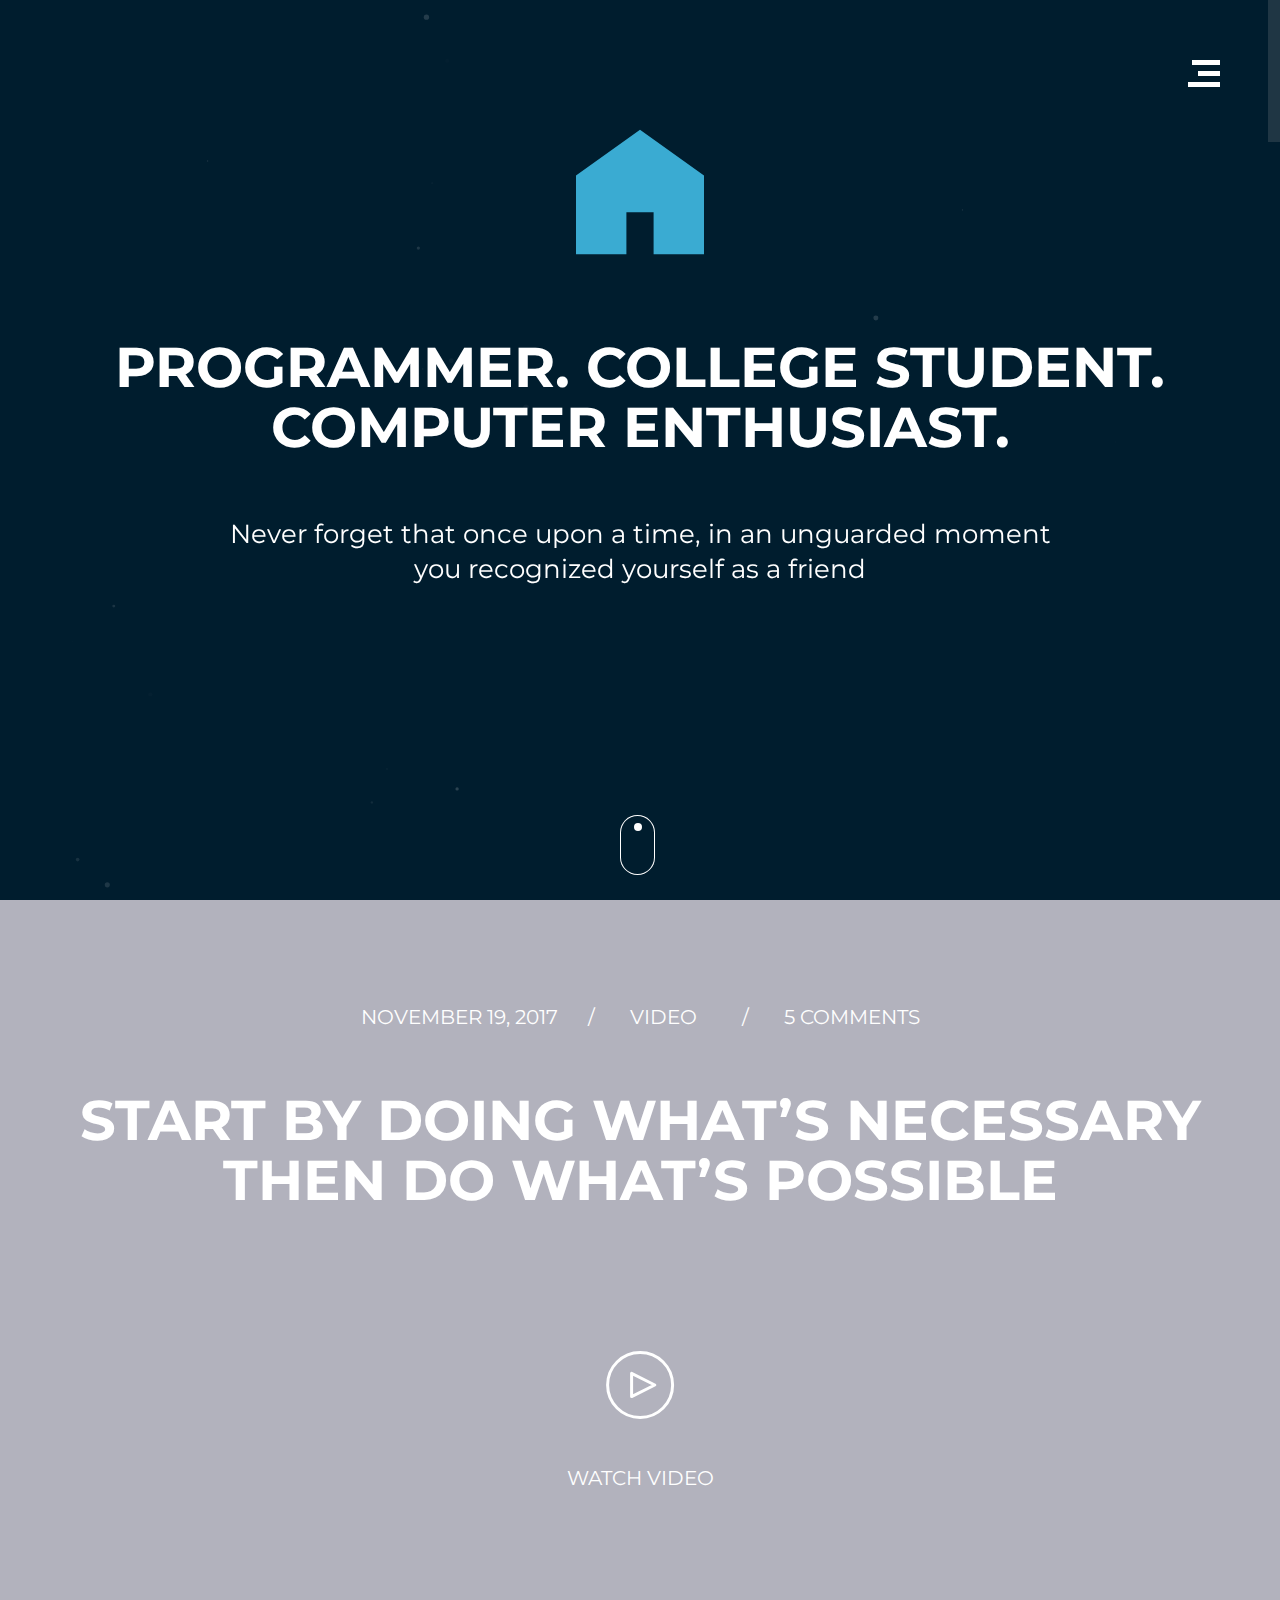
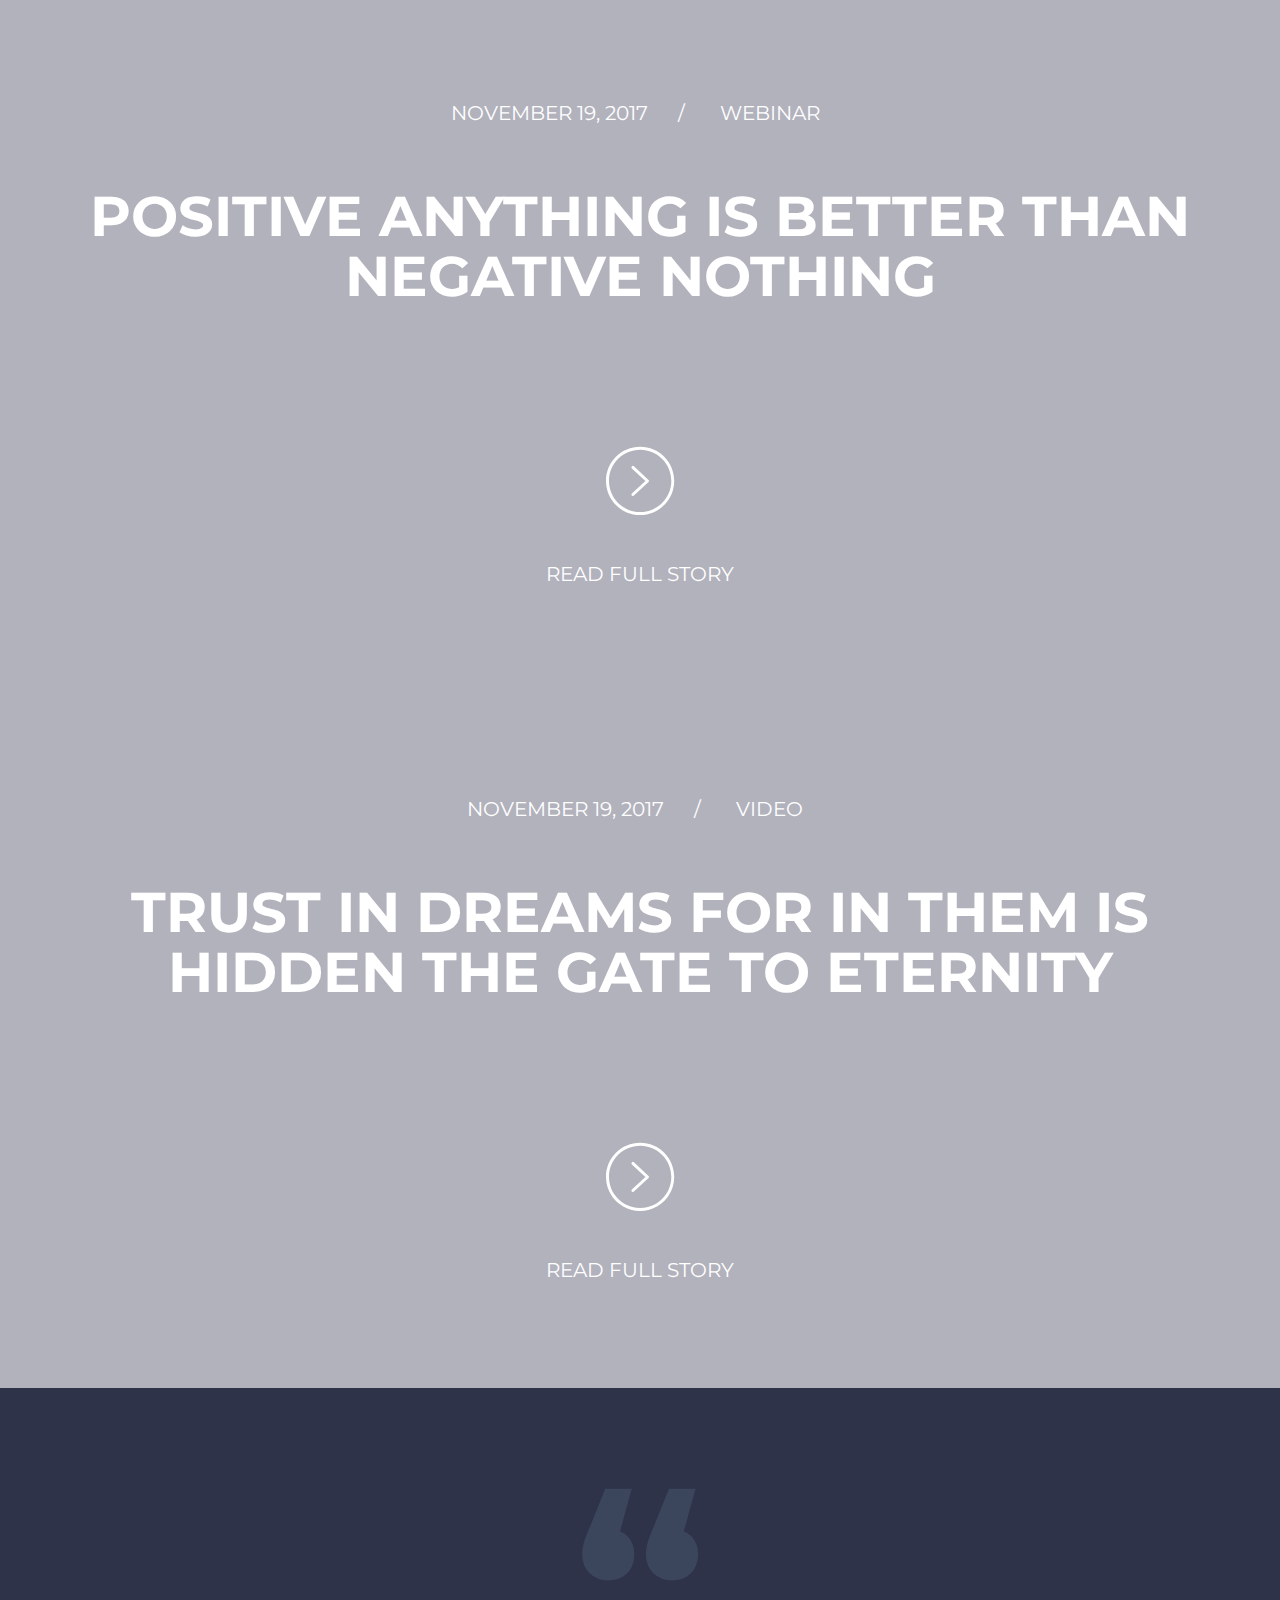
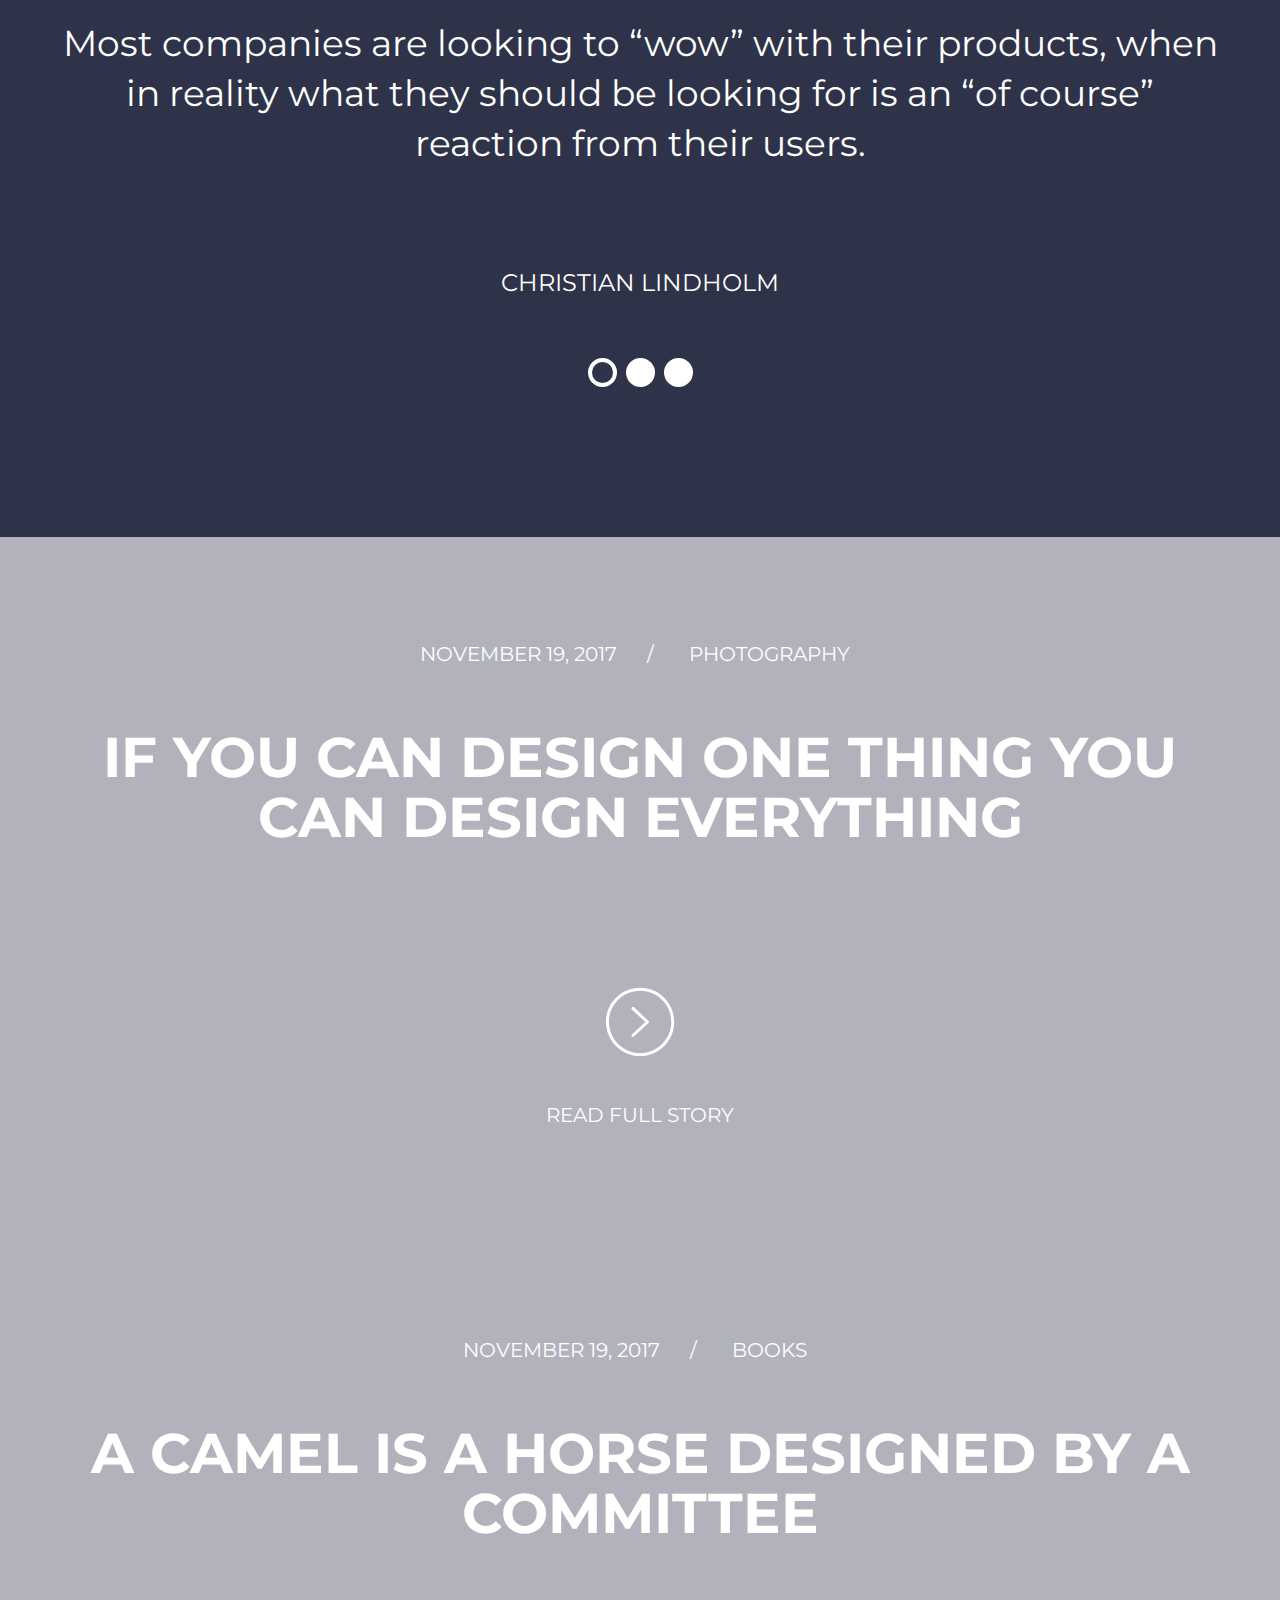
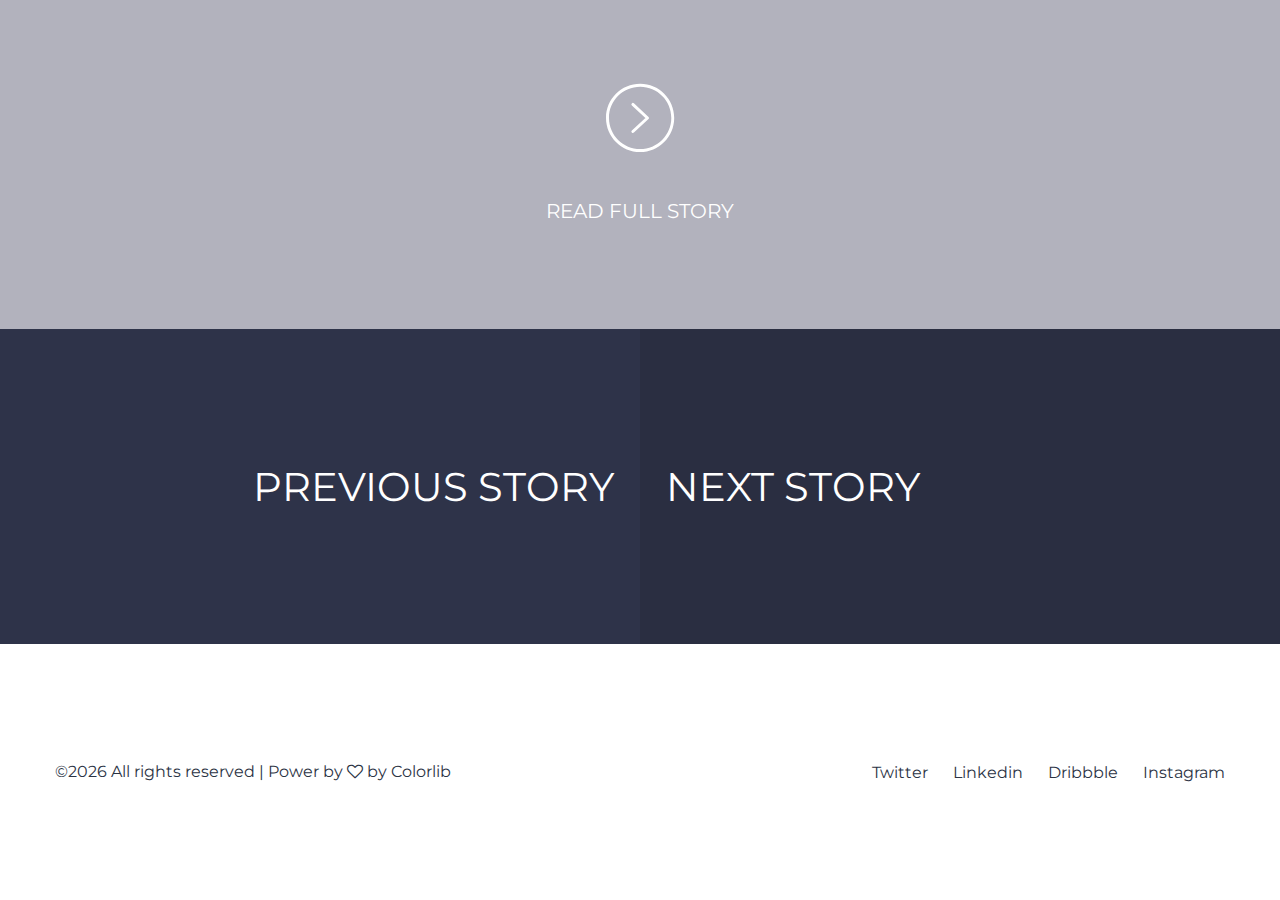
<file: index.html>
<!DOCTYPE HTML>
<html lang="en-US">
    <head>
        <title>My Website</title>
        <meta http-equiv="Content-Type" content="text/html; charset=UTF-8">
        <meta name="author" content="DryThemes" />
        <meta name="viewport" content="width=device-width, initial-scale=1, maximum-scale=1">

        <link rel="shortcut icon" href="images/favicon.png" />
        <link href='http://fonts.googleapis.com/css?family=Montserrat:400,700%7CPT+Serif:400,700' rel='stylesheet' type='text/css'>
        <link rel="stylesheet" type="text/css"  href='css/clear.css' />
        <link rel="stylesheet" type="text/css"  href='css/common.css' />
        <link rel="stylesheet" type="text/css"  href='css/font-awesome.min.css' />
        <link rel="stylesheet" type="text/css"  href='css/carouFredSel.css' />
        <link rel="stylesheet" type="text/css"  href='css/prettyPhoto.css' />
        <link rel="stylesheet" type="text/css"  href='css/sm-clean.css' />
        <link rel="stylesheet" type="text/css"  href='style.css' />

        <!--[if lt IE 9]>
                <script src="js/html5shiv.js"></script>
                <script src="js/respond.min.js"></script>
        <![endif]-->

    </head>
    <body class="blog">

        <table class="doc-loader">
            <tbody>
                <tr>
                    <td>
                        <img src="images/ajax-document-loader.gif" alt="Loading...">
                    </td>
                </tr>
            </tbody>
        </table>


        <nav id="header-main-menu">
            <ul class="main-menu sm sm-clean">
                <li>
                    <a href="index.html">Home</a>
                </li>
                <li>
                    <a href="about.html">About</a>
                    <ul class="sub-menu">
                        <li>
                            <a href="about-2.html">About 2</a>
                        </li>
                        <li>
                            <a href="about-3.html">About 3</a>
                        </li>
                    </ul>
                </li>
                <li>
                    <a href="gallery.html">Gallery</a>
                </li>
                <li>
                    <a href="contact.html">Contact</a>
                </li>
            </ul>
            <form role="search" class="search-form">
                <label>
                    <input type="search" class="search-field" placeholder="Search …" value="" name="s" title="Search for:">
                </label>
            </form>
        </nav>

        <div id="particles-js" class="blog-top-content-holder relative">

            <div class="header-holder">
                <div class="toggle-holder relative right">
                    <div id="toggle" class="">
                        <div class="first-menu-line"></div>
                        <div class="second-menu-line"></div>
                        <div class="third-menu-line"></div>
                    </div>
                </div>
                <div class="clear"></div>
            </div>

            <div class="header-logo">
                <a href="index.html">
                    <img src="images/default_droppler_logo.png" alt="Droppler">
                </a>

            </div>
            <div class="blog-top-content content-1170 center-relative center-text relative">
                <h1 class="entry-title">PROGRAMMER. COLLEGE STUDENT. COMPUTER ENTHUSIAST.</h1>
                <p class="site-description">Never forget that once upon a time, in an unguarded moment you recognized yourself as a friend</p>
            </div>
            <div class="clear"></div>
            <div class="icon-scroll"></div>
        </div>

        <article id="post-1" class="entry-holder blog-item-holder has-post-thumbnail">
            <div class="entry-content relative">
                <div class="content-1170 center-relative center-text">
                    <div class="entry-date published">November 19, 2017</div>
                    <div class="cat-links">
                        <ul>
                            <li>
                                <a href="#">Video</a>
                            </li>
                        </ul>
                    </div>
                    <div class="num-comments">
                        <a href="#">5 Comments</a>
                    </div>
                    <h2 class="entry-title">
                        <a href="single.html">
                            Start by doing what’s necessary then do what’s possible
                        </a>
                    </h2>
                    <a href="https://vimeo.com/157276599" data-rel="prettyPhoto[1]">
                        <div class="video-popup">
                            <img src="images/video_icon.svg" alt="Play">
                        </div>
                        <div class="video-popup-text">WATCH VIDEO</div>
                    </a>
                    <div class="clear"></div>
                </div>
            </div>
        </article>

        <article id="post-2" class="entry-holder blog-item-holder has-post-thumbnail">
            <div class="entry-content relative">
                <div class="content-1170 center-relative center-text">
                    <div class="entry-date published">November 19, 2017</div>
                    <div class="cat-links">
                        <ul>
                            <li>
                                <a href="#">Webinar</a>
                            </li>
                        </ul>
                    </div>
                    <h2 class="entry-title">
                        <a href="single.html">
                            Positive anything is better than negative nothing
                        </a>
                    </h2>
                    <a href="single.html">
                        <div class="read-more-holder">
                            <img src="images/read_more_icon.svg" alt="Read more.">
                        </div>
                        <div class="read-more-text">READ FULL STORY</div>
                    </a>
                    <div class="clear"></div>
                </div>
            </div>
        </article>

        <article id="post-3" class="entry-holder blog-item-holder has-post-thumbnail">
            <div class="entry-content relative">
                <div class="content-1170 center-relative center-text">
                    <div class="entry-date published">November 19, 2017</div>
                    <div class="cat-links">
                        <ul>
                            <li>
                                <a href="#">Video</a>
                            </li>
                        </ul>
                    </div>
                    <h2 class="entry-title">
                        <a href="single.html">
                            Trust in dreams for in them is hidden the gate to eternity
                        </a>
                    </h2>
                    <a href="single.html">
                        <div class="read-more-holder">
                            <img src="images/read_more_icon.svg" alt="Read more.">
                        </div>
                        <div class="read-more-text">READ FULL STORY</div>
                    </a>
                    <div class="clear"></div>
                </div>
            </div>
        </article>

        <article id="post-4" class="entry-holder blog-item-holder no-background-image">

            <div class="entry-content relative">
                <div class="content-1170 center-relative center-text">
                    <div class="excerpt-content">
                        <script>
                            var demo1_speed = "500";
                            var demo1_auto = "true";
                            var demo1_pagination = "true";
                            var demo1_hover = "true";
                        </script>
                        <div class="demo1 testimonial_slider_holder slider_holder">
                            <div class="testimonial-top-quotes">“</div>
                            <div class="caroufredsel_wrapper">
                                <ul id="demo1" class="slides testimonial">
                                    <li>
                                        <div class="testimonial-content">
                                            <p class="testimonial-text">Most companies are looking to “wow” with their products, when in reality what they should be looking for is an “of course” reaction from their users.</p>
                                            <p class="testimonial-author">CHRISTIAN LINDHOLM </p>
                                        </div>
                                        <div class="clear"></div>
                                    </li>
                                    <li>
                                        <div class="testimonial-content">
                                            <p class="testimonial-text">Be fluid. Treat each project differently. Be water, man. The best style is no style. Because styles can be figured out. And when you have no style they can’t figure you out.</p>
                                            <p class="testimonial-author">JAY-Z</p>
                                        </div>
                                        <div class="clear"></div>
                                    </li>
                                    <li>
                                        <div class="testimonial-content">
                                            <p class="testimonial-text">I don't start with a design objective, I start with a communication objective. I feel my project is successful if it communicates what it is supposed to communicate</p>
                                            <p class="testimonial-author">MIKE DAVISON</p>
                                        </div>
                                        <div class="clear"></div>
                                    </li>
                                </ul>

                            </div>
                            <div id="demo1_pagination" class="carousel_pagination left"></div>
                            <div class="clear"></div>
                        </div>
                    </div>
                    <div class="clear"></div>
                </div>
            </div>
        </article>

        <article id="post-5" class="entry-holder blog-item-holder has-post-thumbnail">
            <div class="entry-content relative">
                <div class="content-1170 center-relative center-text">
                    <div class="entry-date published">November 19, 2017</div>
                    <div class="cat-links">
                        <ul>
                            <li>
                                <a href="#">Photography</a>
                            </li>
                        </ul>
                    </div>
                    <h2 class="entry-title">
                        <a href="#">If you can design one thing you can design everything</a>
                    </h2>
                    <a href="single.html">
                        <div class="read-more-holder">
                            <img src="images/read_more_icon.svg" alt="Read more.">
                        </div>
                        <div class="read-more-text">READ FULL STORY</div>
                    </a>
                    <div class="clear"></div>
                </div>
            </div>
        </article>

        <article id="post-6" class="entry-holder blog-item-holder has-post-thumbnail">
            <div class="entry-content relative">
                <div class="content-1170 center-relative center-text">
                    <div class="entry-date published">November 19, 2017</div>
                    <div class="cat-links">
                        <ul>
                            <li>
                                <a href="#">Books</a>
                            </li>
                        </ul>
                    </div>
                    <h2 class="entry-title">
                        <a href="single.html">A camel is a horse designed by a committee</a>
                    </h2>
                    <a href="single.html">
                        <div class="read-more-holder">
                            <img src="images/read_more_icon.svg" alt="Read more.">
                        </div>
                        <div class="read-more-text">READ FULL STORY</div>
                    </a>
                    <div class="clear"></div>
                </div>
            </div>
        </article>


        <div class="page-pagination-holder relative">
            <a href="#">
                <div class="previous-post-link">PREVIOUS STORY</div>
            </a>
            <a href="#">
                <div class="next-post-link">NEXT STORY</div>
            </a>
            <div class="clear"></div>
        </div>

        <footer class="footer">
            <div class="content-1170 center-relative">
                <ul>
                    <li class="left-footer-content">
                        <!-- Link back to Colorlib can't be removed. Template is licensed under CC BY 3.0. -->
                        &copy;<script>document.write(new Date().getFullYear());</script> All rights reserved | Power by <i class="fa fa-heart-o" aria-hidden="true"></i> by <a href="https://colorlib.com" target="_blank">Colorlib</a>
                        <!-- Link back to Colorlib can't be removed. Template is licensed under CC BY 3.0. -->           
                    </li>
                    <li class="right-footer-contnet">
                        <a href="#">Twitter</a>
                        <a href="#">Linkedin</a>
                        <a href="#">Dribbble</a>
                        <a href="#">Instagram</a>
                    </li>
                </ul>
                <div class="clear"></div>
            </div>
        </footer>

        <div class="fixed scroll-top">
            <img src="images/back_to_top.png" alt="Go Top">
        </div>

        <!--Load JavaScript-->
        <script src="js/jquery.js"></script>
        <script src="js/particles.min.js"></script>
        <script src="js/app.js"></script>
        <script src='js/jquery.fitvids.js'></script>
        <script src='js/jquery.smartmenus.min.js'></script>
        <script src='js/isotope.pkgd.js'></script>
        <script src='js/imagesloaded.pkgd.js'></script>
        <script src='js/isotope.pkgd.js'></script>
        <script src='js/jquery.carouFredSel-6.0.0-packed.js'></script>
        <script src='js/jquery.mousewheel.min.js'></script>
        <script src='js/jquery.touchSwipe.min.js'></script>
        <script src='js/jquery.easing.1.3.js'></script>
        <script src='js/imagesloaded.pkgd.js'></script>
        <script src='js/jquery.prettyPhoto.js'></script>
        <script src='js/jquery.nicescroll.min.js'></script>
        <script src='js/main.js'></script>
    </body>
</html>
</file>
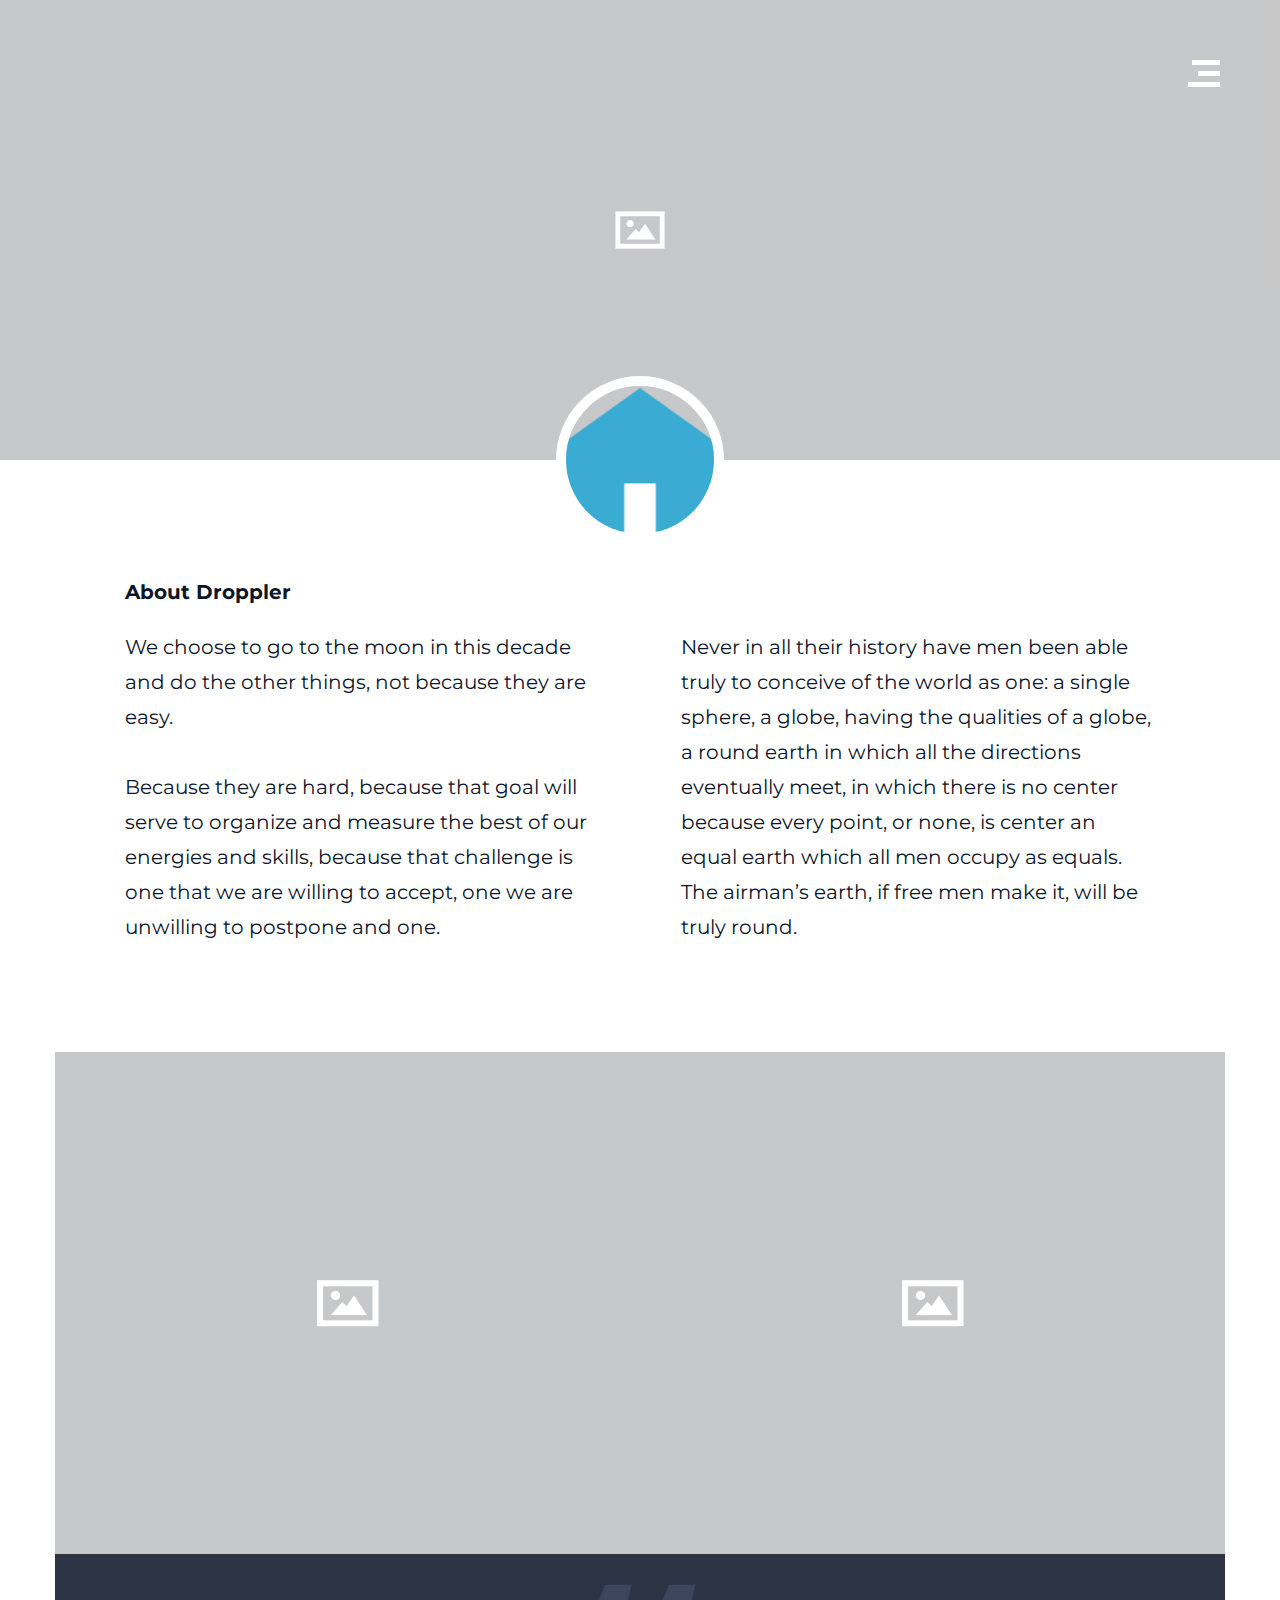
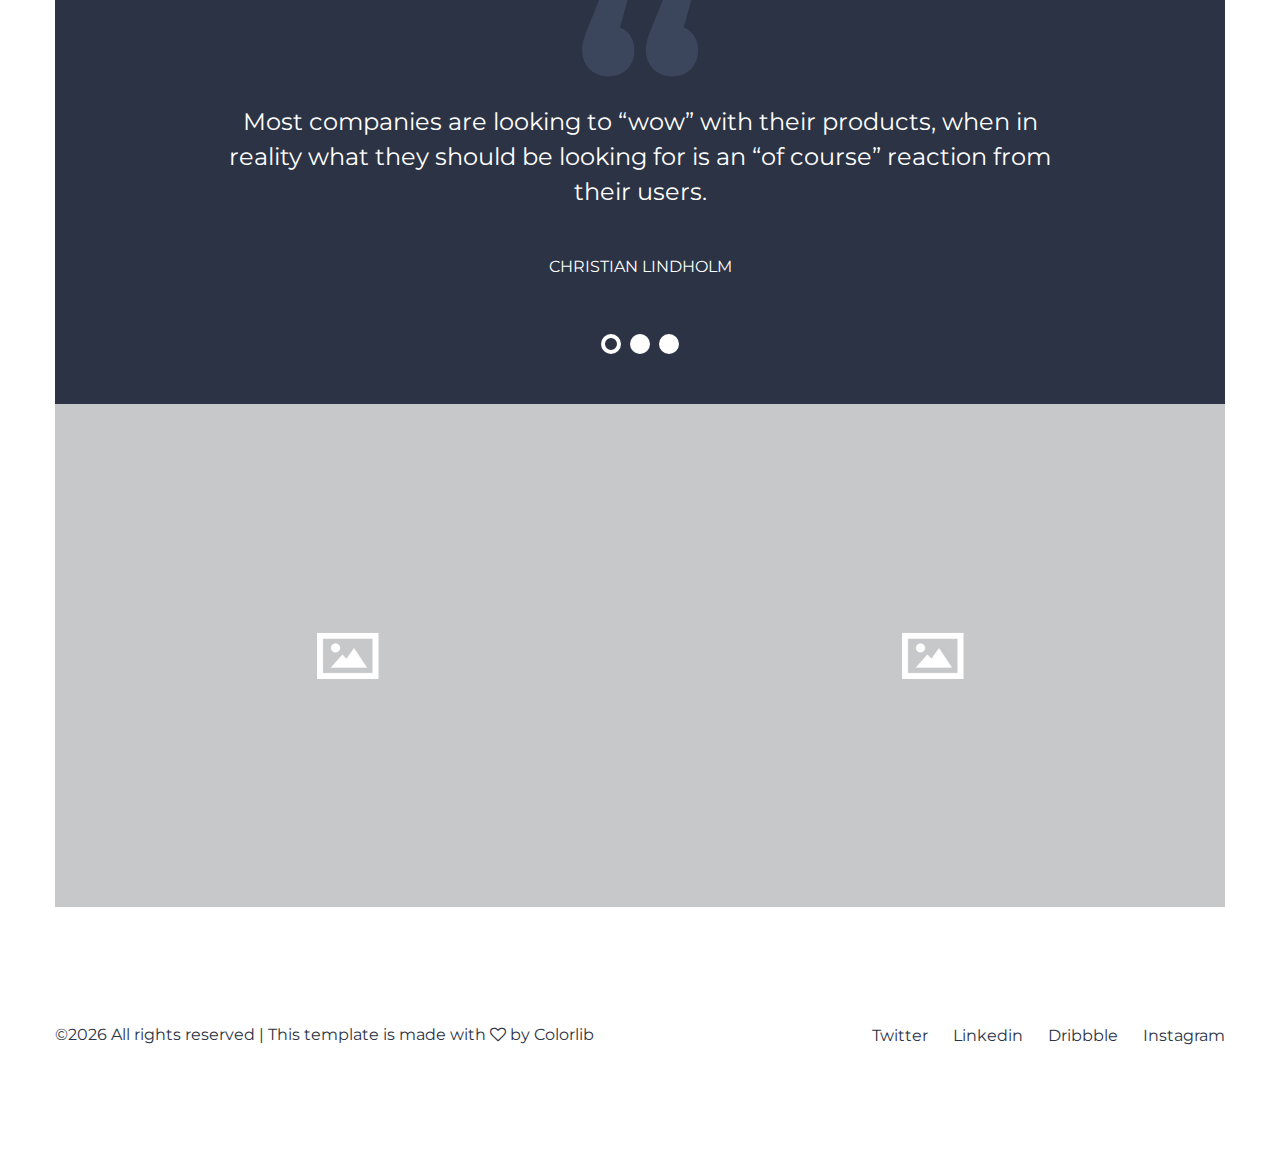
<file: about-2.html>
<!DOCTYPE HTML>
<html lang="en-US">
    <head>
        <title>My Website</title>
        <meta http-equiv="Content-Type" content="text/html; charset=UTF-8">
        <meta name="viewport" content="width=device-width, initial-scale=1, maximum-scale=1">

        <link rel="shortcut icon" href="images/favicon.png" />
        <link href='http://fonts.googleapis.com/css?family=Montserrat:400,700%7CPT+Serif:400,700' rel='stylesheet' type='text/css'>
        <link rel="stylesheet" type="text/css"  href='css/clear.css' />
        <link rel="stylesheet" type="text/css"  href='css/common.css' />
        <link rel="stylesheet" type="text/css"  href='css/font-awesome.min.css' />
        <link rel="stylesheet" type="text/css"  href='css/carouFredSel.css' />
        <link rel="stylesheet" type="text/css"  href='css/prettyPhoto.css' />
        <link rel="stylesheet" type="text/css"  href='css/sm-clean.css' />
        <link rel="stylesheet" type="text/css"  href='style.css' />

        <!--[if lt IE 9]>
                <script src="js/html5shiv.js"></script>
                <script src="js/respond.min.js"></script>
        <![endif]-->

    </head>
    <body class="page page-template-default">

        <table class="doc-loader">
            <tbody>
                <tr>
                    <td>
                        <img src="images/ajax-document-loader.gif" alt="Loading...">
                    </td>
                </tr>
            </tbody>
        </table>


        <nav id="header-main-menu">
            <ul class="main-menu sm sm-clean">
                <li>
                    <a href="index.html">Home</a>
                </li>
                <li>
                    <a href="about.html">About</a>
                    <ul class="sub-menu">
                        <li>
                            <a href="about-2.html">About 2</a>
                        </li>
                        <li>
                            <a href="about-3.html">About 3</a>
                        </li>
                    </ul>
                </li>
                <li>
                    <a href="gallery.html">Gallery</a>
                </li>
                <li>
                    <a href="contact.html">Contact</a>
                </li>
            </ul>
            <form role="search" class="search-form">
                <label>
                    <input type="search" class="search-field" placeholder="Search …" value="" name="s" title="Search for:">
                </label>
            </form>
        </nav>

        <div id="content" class="site-content">
            <div class="header-holder">
                <div class="toggle-holder relative right">
                    <div id="toggle">
                        <div class="first-menu-line"></div>
                        <div class="second-menu-line"></div>
                        <div class="third-menu-line"></div>
                    </div>
                </div>
                <div class="clear"></div>
            </div>

            <div class="page-header-image relative">
                <img src="demo-images/one_drop_about_image01.jpg" alt="About">
                <div class="absolute logo-holder">
                    <a href="index.html">
                        <img src="images/default_droppler_logo.png" alt="Droppler">
                    </a>
                </div>
            </div>

            <article>
                <div class="content-1170 center-relative entry-content">
                    <div class="content-1030 center-relative">
                        <h1 class="entry-title">About Droppler</h1>
                        <div class="one_half ">
                            We choose to go to the moon in this decade and do the other things, not because they are easy.
                            <p>&nbsp;</p>
                            <p>
                                Because they are hard, because that goal will serve to organize and measure the best of our energies and skills, because that challenge is one that we are willing to accept, one we are unwilling to postpone and one.
                            </p>
                        </div>
                        <div class="one_half last ">
                            Never in all their history have men been able truly to conceive of the world as one: a single sphere, a globe, having the qualities of a globe, a round earth in which all the directions eventually meet, in which there is no center because every point, or none, is center an equal earth which all men occupy as equals. The airman’s earth, if free men make it, will be truly round.
                        </div>
                        <div class="clear"></div>
                        <p>&nbsp;</p>
                        <p>&nbsp;</p>
                        <div class="clear"></div>
                    </div>
                    <div class="page-full-width" style="background-color:#2b3344;">
                        <div class="team-holder ">
                            <div class="member relative one_half">
                                <img src="demo-images/profile_03.jpg" alt="">
                                <div class="member-info absolute">
                                    <div class="member-name">ANDREW SMITH</div>
                                    <div class="member-content">
                                        Author / Blogger
                                    </div>
                                </div>
                            </div>

                            <div class="member relative one_half">
                                <img src="demo-images/profile_01.jpg" alt="">
                                <div class="member-info absolute">
                                    <div class="member-name">ANDREW SMITH</div>
                                    <div class="member-content">
                                        Author / Blogger
                                    </div>
                                </div>
                            </div>
                            <div class="clear"></div>
                        </div>

                        <script>
                            var demo1_speed = "500";
                            var demo1_auto = "true";
                            var demo1_pagination = "true";
                            var demo1_hover = "true";
                        </script>
                        <div class="demo1 testimonial_slider_holder slider_holder">
                            <div class="testimonial-top-quotes">“</div>
                            <div class="caroufredsel_wrapper">
                                <ul id="demo1" class="slides testimonial">
                                    <li>
                                        <div class="testimonial-content">
                                            <p class="testimonial-text">Most companies are looking to “wow” with their products, when in reality what they should be looking for is an “of course” reaction from their users.</p>
                                            <p class="testimonial-author">CHRISTIAN LINDHOLM </p>
                                        </div>
                                        <div class="clear"></div>
                                    </li>
                                    <li>
                                        <div class="testimonial-content">
                                            <p class="testimonial-text">Be fluid. Treat each project differently. Be water, man. The best style is no style. Because styles can be figured out. And when you have no style they can’t figure you out.</p>
                                            <p class="testimonial-author">JAY-Z</p>
                                        </div>
                                        <div class="clear"></div>
                                    </li>
                                    <li>
                                        <div class="testimonial-content">
                                            <p class="testimonial-text">I don't start with a design objective, I start with a communication objective. I feel my project is successful if it communicates what it is supposed to communicate</p>
                                            <p class="testimonial-author">MIKE DAVISON</p>
                                        </div>
                                        <div class="clear"></div>
                                    </li>
                                </ul>

                            </div>
                            <div id="demo1_pagination" class="carousel_pagination left"></div>
                            <div class="clear"></div>
                        </div>
                    </div>
                    <div class="team-holder ">
                        <div class="member relative one_half">
                            <img src="demo-images/profile_02.jpg" alt="">
                            <div class="member-info absolute">
                                <div class="member-name">ANDREW SMITH</div>
                                <div class="member-content">
                                    Author / Blogger
                                </div>
                            </div>
                        </div>

                        <div class="member relative one_half">
                            <img src="demo-images/profile_04.jpg" alt="">
                            <div class="member-info absolute">
                                <div class="member-name">ANDREW SMITH</div>
                                <div class="member-content">
                                    Author / Blogger
                                </div>
                            </div>
                        </div>
                        <div class="clear"></div>
                    </div>
                    <div class="clear"></div>
                </div>
            </article>
        </div>

        <footer class="footer">
            <div class="content-1170 center-relative">
                <ul>
                    <li class="left-footer-content">
                        <!-- Link back to Colorlib can't be removed. Template is licensed under CC BY 3.0. -->
                        &copy;<script>document.write(new Date().getFullYear());</script> All rights reserved | This template is made with <i class="fa fa-heart-o" aria-hidden="true"></i> by <a href="https://colorlib.com" target="_blank">Colorlib</a>
                        <!-- Link back to Colorlib can't be removed. Template is licensed under CC BY 3.0. -->            
                    </li>
                    <li class="right-footer-contnet">
                        <a href="#">Twitter</a>
                        <a href="#">Linkedin</a>
                        <a href="#">Dribbble</a>
                        <a href="#">Instagram</a>
                    </li>
                </ul>
                <div class="clear"></div>
            </div>
        </footer>

        <div class="fixed scroll-top">
            <img src="images/back_to_top.png" alt="Go Top">
        </div>

        <!--Load JavaScript-->
        <script src="js/jquery.js"></script>
        <script src='js/jquery.fitvids.js'></script>
        <script src='js/jquery.smartmenus.min.js'></script>
        <script src='js/isotope.pkgd.js'></script>
        <script src='js/imagesloaded.pkgd.js'></script>
        <script src='js/isotope.pkgd.js'></script>
        <script src='js/jquery.carouFredSel-6.0.0-packed.js'></script>
        <script src='js/jquery.mousewheel.min.js'></script>
        <script src='js/jquery.touchSwipe.min.js'></script>
        <script src='js/jquery.easing.1.3.js'></script>
        <script src='js/imagesloaded.pkgd.js'></script>
        <script src='js/jquery.prettyPhoto.js'></script>
        <script src='js/jquery.nicescroll.min.js'></script>
        <script src='js/main.js'></script>
    </body>
</html>
</file>
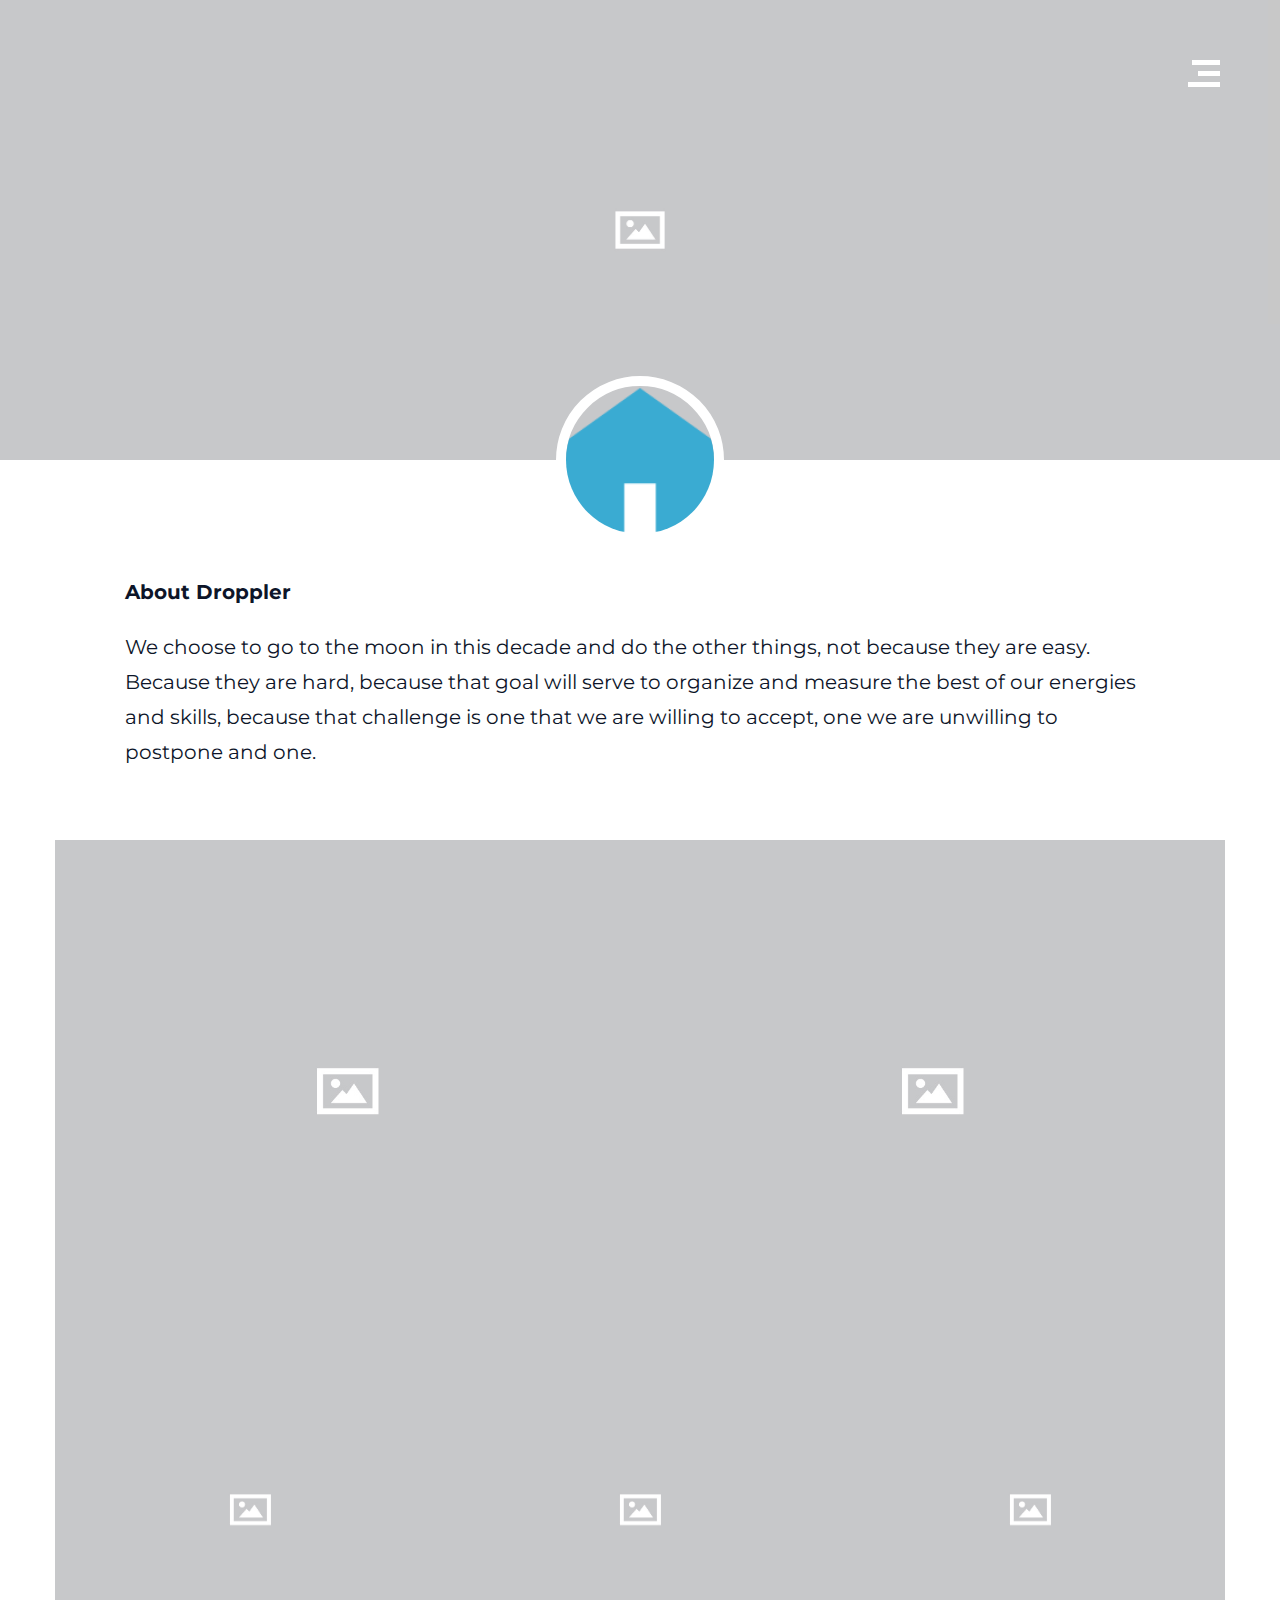
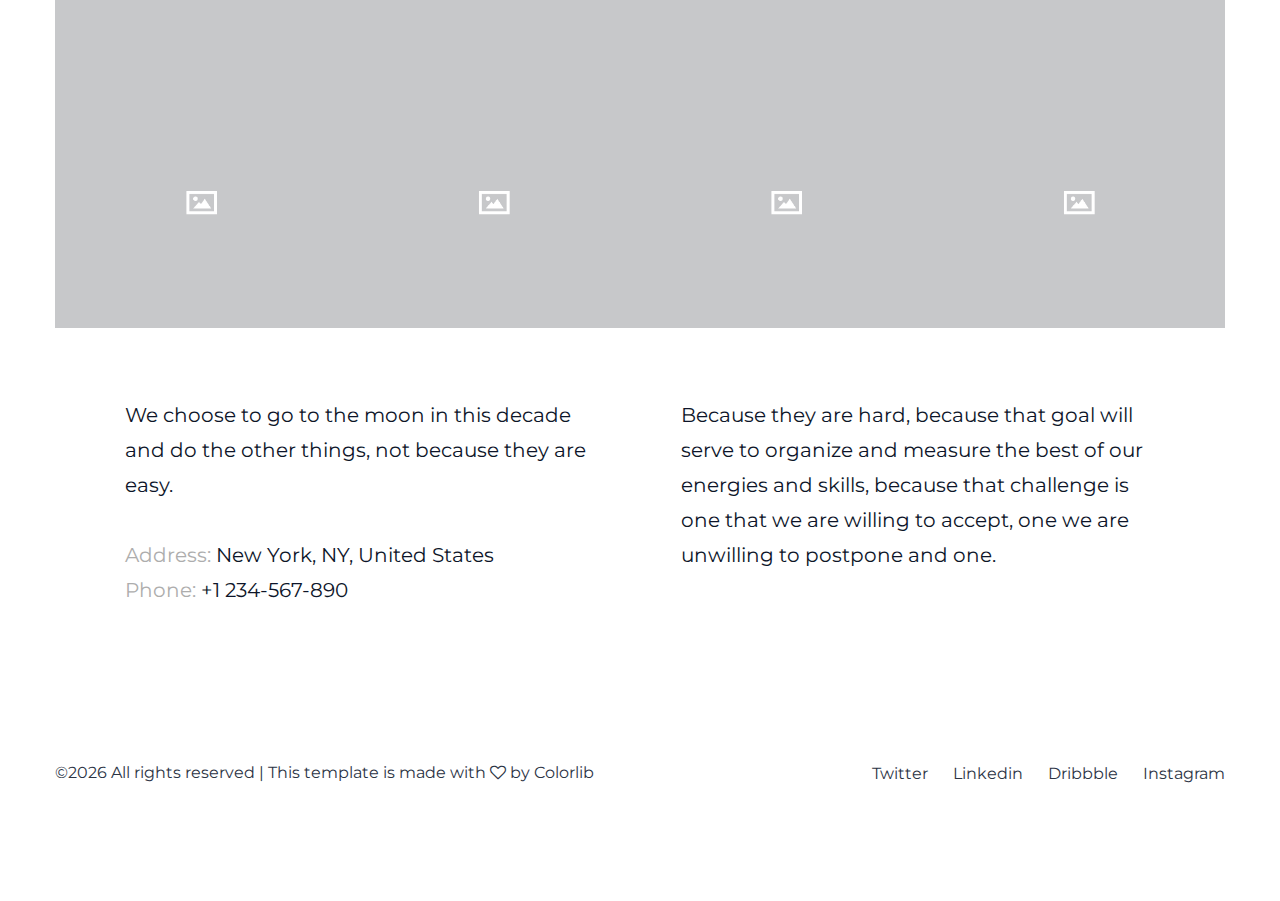
<file: about-3.html>
<!DOCTYPE HTML>
<html lang="en-US">
    <head>
        <title>My Website</title>
        <meta http-equiv="Content-Type" content="text/html; charset=UTF-8">
        <meta name="viewport" content="width=device-width, initial-scale=1, maximum-scale=1">

        <link rel="shortcut icon" href="images/favicon.png" />
        <link href='http://fonts.googleapis.com/css?family=Montserrat:400,700%7CPT+Serif:400,700' rel='stylesheet' type='text/css'>
        <link rel="stylesheet" type="text/css"  href='css/clear.css' />
        <link rel="stylesheet" type="text/css"  href='css/common.css' />
        <link rel="stylesheet" type="text/css"  href='css/font-awesome.min.css' />
        <link rel="stylesheet" type="text/css"  href='css/carouFredSel.css' />
        <link rel="stylesheet" type="text/css"  href='css/prettyPhoto.css' />
        <link rel="stylesheet" type="text/css"  href='css/sm-clean.css' />
        <link rel="stylesheet" type="text/css"  href='style.css' />

        <!--[if lt IE 9]>
                <script src="js/html5shiv.js"></script>
                <script src="js/respond.min.js"></script>
        <![endif]-->

    </head>
    <body class="page page-template-default">

        <table class="doc-loader">
            <tbody>
                <tr>
                    <td>
                        <img src="images/ajax-document-loader.gif" alt="Loading...">
                    </td>
                </tr>
            </tbody>
        </table>


        <nav id="header-main-menu">
            <ul class="main-menu sm sm-clean">
                <li>
                    <a href="index.html">Home</a>
                </li>
                <li>
                    <a href="about.html">About</a>
                    <ul class="sub-menu">
                        <li>
                            <a href="about-2.html">About 2</a>
                        </li>
                        <li>
                            <a href="about-3.html">About 3</a>
                        </li>
                    </ul>
                </li>
                <li>
                    <a href="gallery.html">Gallery</a>
                </li>
                <li>
                    <a href="contact.html">Contact</a>
                </li>
            </ul>
            <form role="search" class="search-form">
                <label>
                    <input type="search" class="search-field" placeholder="Search …" value="" name="s" title="Search for:">
                </label>
            </form>
        </nav>

        <div id="content" class="site-content">
            <div class="header-holder">
                <div class="toggle-holder relative right">
                    <div id="toggle">
                        <div class="first-menu-line"></div>
                        <div class="second-menu-line"></div>
                        <div class="third-menu-line"></div>
                    </div>
                </div>
                <div class="clear"></div>
            </div>

            <div class="page-header-image relative">
                <img src="demo-images/one_drop_about_image01.jpg" alt="About">
                <div class="absolute logo-holder">
                    <a href="index.html">
                        <img src="images/default_droppler_logo.png" alt="Droppler">
                    </a>
                </div>
            </div>

            <article>
                <div class="content-1170 center-relative entry-content">
                    <div class="content-1030 center-relative">
                        <h1 class="entry-title">About Droppler</h1>
                        <p>
                            We choose to go to the moon in this decade and do the other things, not because they are easy.<br>
                            Because they are hard, because that goal will serve to organize and measure the best of our energies and skills, because that challenge is one that we are willing to accept, one we are unwilling to postpone and one.
                        </p>
                        <p>&nbsp;</p>
                        <p>&nbsp;</p>
                        <div class="clear"></div>
                    </div>
                    <div class="page-full-width">
                        <div class="team-holder ">
                            <div class="member relative one_half">
                                <img src="demo-images/profile_01.jpg" alt="">
                                <div class="member-info absolute">
                                    <div class="member-name">ANDREW SMITH</div>
                                    <div class="member-content">
                                        Author / Blogger
                                    </div>
                                </div>
                            </div>
                            <div class="member relative one_half">
                                <img src="demo-images/profile_02.jpg" alt="">
                                <div class="member-info absolute">
                                    <div class="member-name">ANDREW SMITH</div>
                                    <div class="member-content">
                                        Author / Blogger
                                    </div>
                                </div>
                            </div>

                            <div class="member relative one_third">
                                <img src="demo-images/profile_01.jpg" alt="">
                                <div class="member-info absolute">
                                    <div class="member-name">ANDREW SMITH</div>
                                    <div class="member-content">
                                        Author / Blogger
                                    </div>
                                </div>
                            </div>
                            <div class="member relative one_third">
                                <img src="demo-images/profile_02.jpg" alt="">
                                <div class="member-info absolute">
                                    <div class="member-name">ANDREW SMITH</div>
                                    <div class="member-content">
                                        Author / Blogger
                                    </div>
                                </div>
                            </div>
                            <div class="member relative one_third">
                                <img src="demo-images/profile_03.jpg" alt="">
                                <div class="member-info absolute">
                                    <div class="member-name">ANDREW SMITH</div>
                                    <div class="member-content">
                                        Author / Blogger
                                    </div>
                                </div>
                            </div>

                            <div class="member relative one_fourth">
                                <img src="demo-images/profile_01.jpg" alt="">
                                <div class="member-info absolute">
                                    <div class="member-name">ANDREW SMITH</div>
                                    <div class="member-content">
                                        Author / Blogger
                                    </div>
                                </div>
                            </div>
                            <div class="member relative one_fourth">
                                <img src="demo-images/profile_02.jpg" alt="">
                                <div class="member-info absolute">
                                    <div class="member-name">ANDREW SMITH</div>
                                    <div class="member-content">
                                        Author / Blogger
                                    </div>
                                </div>
                            </div>
                            <div class="member relative one_fourth">
                                <img src="demo-images/profile_03.jpg" alt="">
                                <div class="member-info absolute">
                                    <div class="member-name">ANDREW SMITH</div>
                                    <div class="member-content">
                                        Author / Blogger
                                    </div>
                                </div>
                            </div>
                            <div class="member relative one_fourth">
                                <img src="demo-images/profile_04.jpg" alt="">
                                <div class="member-info absolute">
                                    <div class="member-name">ANDREW SMITH</div>
                                    <div class="member-content">
                                        Author / Blogger
                                    </div>
                                </div>
                            </div>
                            <div class="clear"></div>
                        </div>
                        <div class="clear">
                        </div>
                    </div>
                    <div class="content-1030 center-relative">
                        <p>&nbsp;</p>
                        <p>&nbsp;</p>
                        <div class="one_half ">
                            We choose to go to the moon in this decade and do the other things, not because they are easy.<p></p>
                            <p>&nbsp;</p>
                            <p>
                                <span style="color: #adadad;">Address:</span>&nbsp;New York, NY, United States<br>
                                <span style="color: #adadad;">Phone:</span> +1 234-567-890<br>
                            </p>
                        </div>
                        <div class="one_half last ">
                            Because they are hard, because that goal will serve to organize and measure the best of our energies and skills, because that challenge is one that we are willing to accept, one we are unwilling to postpone and one.
                        </div>
                        <div class="clear"></div>
                    </div>
                </div>
            </article>
        </div>

        <footer class="footer">
            <div class="content-1170 center-relative">
                <ul>
                    <li class="left-footer-content">
                        <!-- Link back to Colorlib can't be removed. Template is licensed under CC BY 3.0. -->
                        &copy;<script>document.write(new Date().getFullYear());</script> All rights reserved | This template is made with <i class="fa fa-heart-o" aria-hidden="true"></i> by <a href="https://colorlib.com" target="_blank">Colorlib</a>
                        <!-- Link back to Colorlib can't be removed. Template is licensed under CC BY 3.0. -->
                    </li>
                    <li class="right-footer-contnet">
                        <a href="#">Twitter</a>
                        <a href="#">Linkedin</a>
                        <a href="#">Dribbble</a>
                        <a href="#">Instagram</a>
                    </li>
                </ul>
                <div class="clear"></div>
            </div>
        </footer>

        <div class="fixed scroll-top">
            <img src="images/back_to_top.png" alt="Go Top">
        </div>

        <!--Load JavaScript-->
        <script src="js/jquery.js"></script>
        <script src='js/jquery.fitvids.js'></script>
        <script src='js/jquery.smartmenus.min.js'></script>
        <script src='js/isotope.pkgd.js'></script>
        <script src='js/imagesloaded.pkgd.js'></script>
        <script src='js/isotope.pkgd.js'></script>
        <script src='js/jquery.carouFredSel-6.0.0-packed.js'></script>
        <script src='js/jquery.mousewheel.min.js'></script>
        <script src='js/jquery.touchSwipe.min.js'></script>
        <script src='js/jquery.easing.1.3.js'></script>
        <script src='js/imagesloaded.pkgd.js'></script>
        <script src='js/jquery.prettyPhoto.js'></script>
        <script src='js/jquery.nicescroll.min.js'></script>
        <script src='js/main.js'></script>
    </body>
</html>
</file>
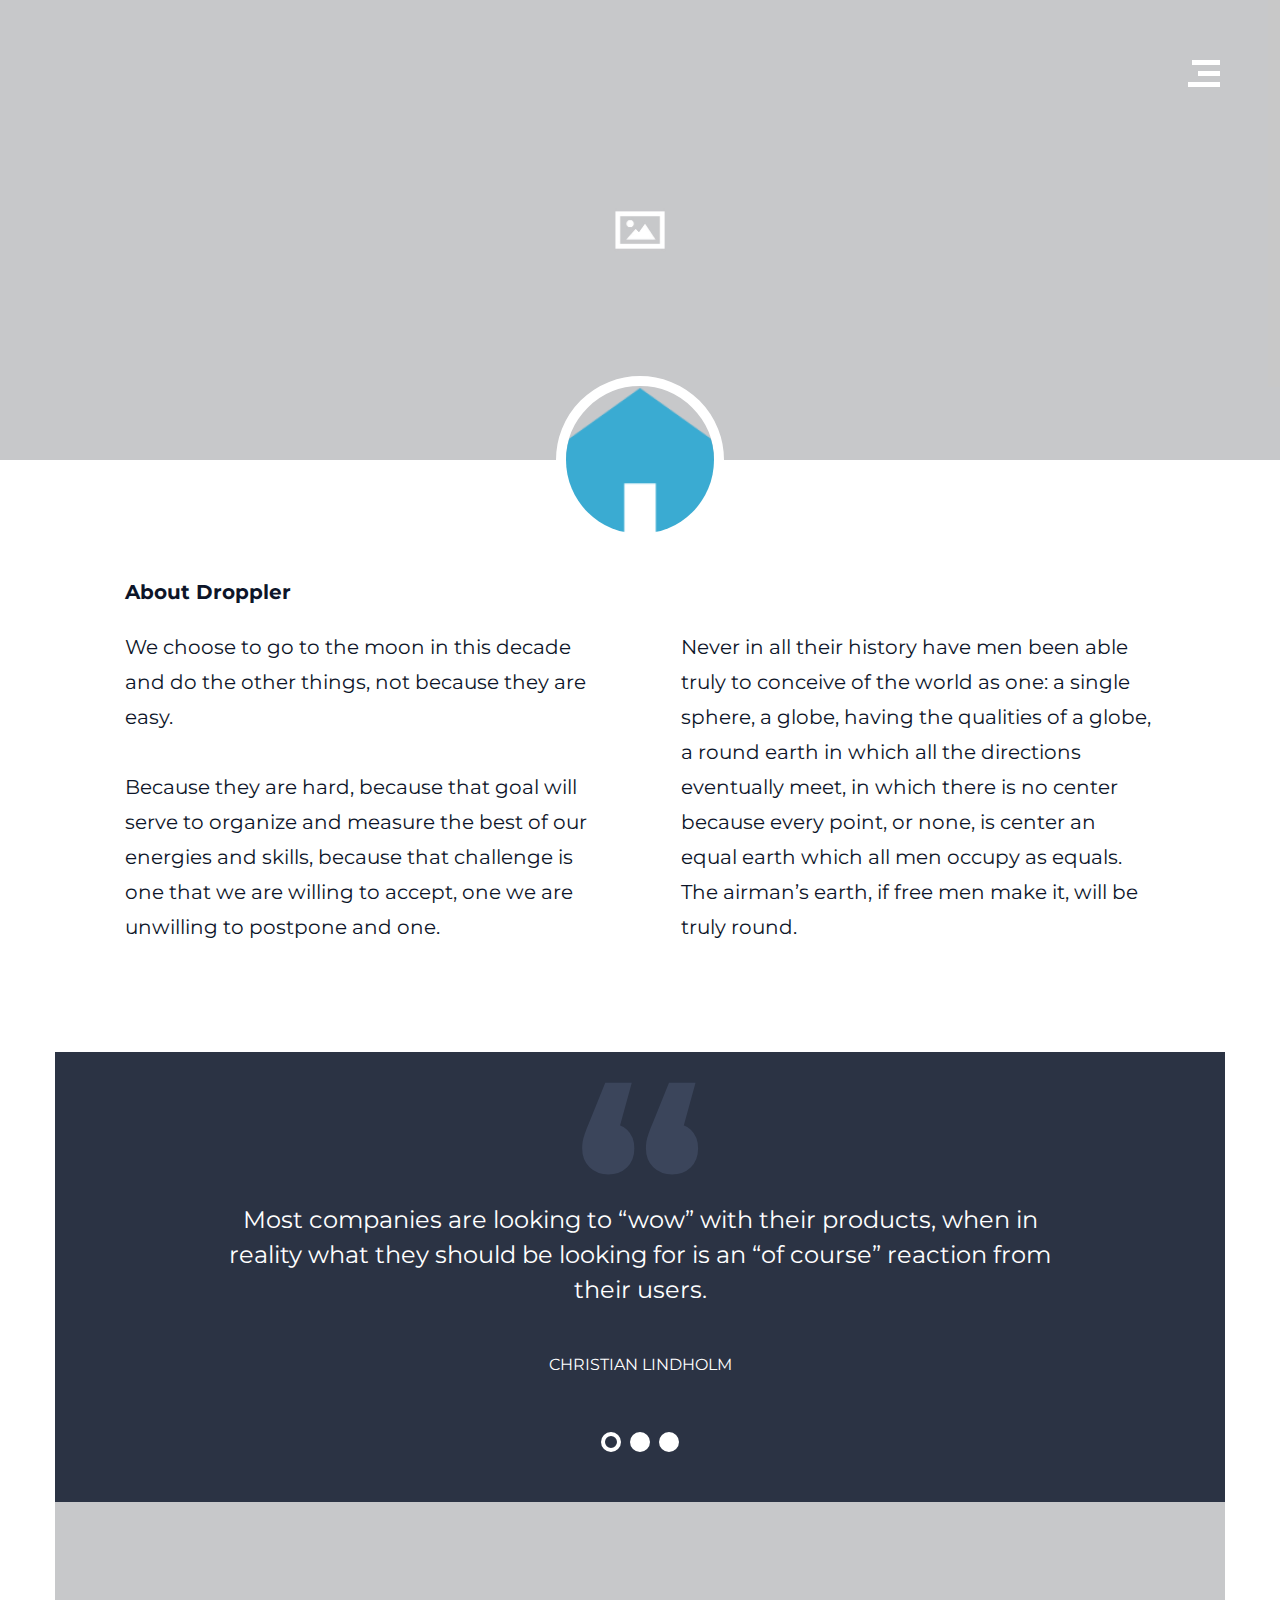
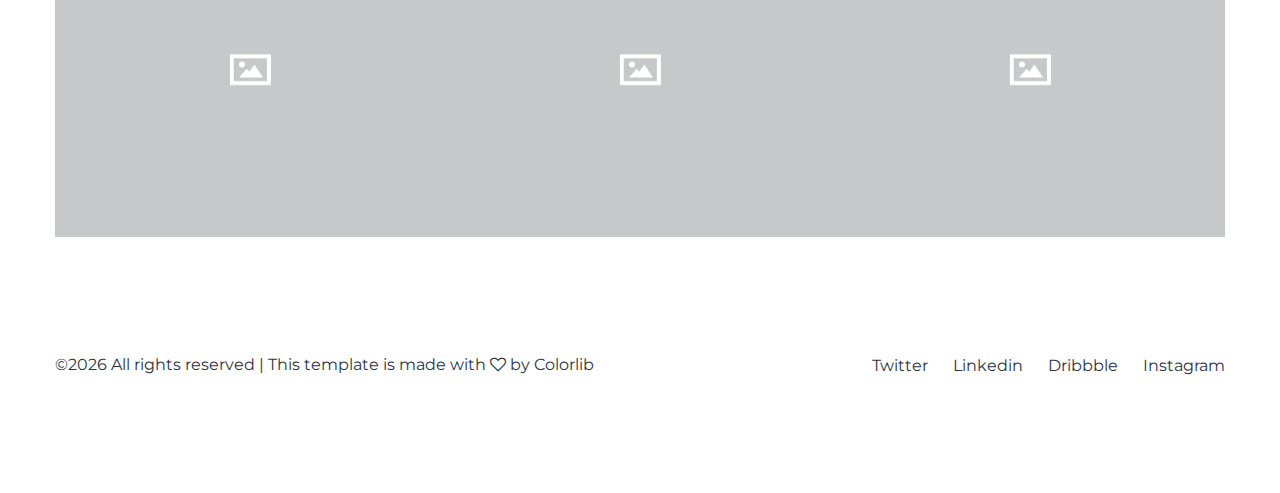
<file: about.html>
<!DOCTYPE HTML>
<html lang="en-US">
    <head>
        <title>My Website</title>
        <meta http-equiv="Content-Type" content="text/html; charset=UTF-8">
        <meta name="viewport" content="width=device-width, initial-scale=1, maximum-scale=1">

        <link rel="shortcut icon" href="images/favicon.png" />
        <link href='http://fonts.googleapis.com/css?family=Montserrat:400,700%7CPT+Serif:400,700' rel='stylesheet' type='text/css'>
        <link rel="stylesheet" type="text/css"  href='css/clear.css' />
        <link rel="stylesheet" type="text/css"  href='css/common.css' />
        <link rel="stylesheet" type="text/css"  href='css/font-awesome.min.css' />
        <link rel="stylesheet" type="text/css"  href='css/carouFredSel.css' />
        <link rel="stylesheet" type="text/css"  href='css/prettyPhoto.css' />
        <link rel="stylesheet" type="text/css"  href='css/sm-clean.css' />
        <link rel="stylesheet" type="text/css"  href='style.css' />

        <!--[if lt IE 9]>
                <script src="js/html5shiv.js"></script>
                <script src="js/respond.min.js"></script>
        <![endif]-->

    </head>
    <body class="page page-template-default">

        <table class="doc-loader">
            <tbody>
                <tr>
                    <td>
                        <img src="images/ajax-document-loader.gif" alt="Loading...">
                    </td>
                </tr>
            </tbody>
        </table>


        <nav id="header-main-menu">
            <ul class="main-menu sm sm-clean">
                <li>
                    <a href="index.html">Home</a>
                </li>
                <li>
                    <a href="about.html">About</a>
                    <ul class="sub-menu">
                        <li>
                            <a href="about-2.html">About 2</a>
                        </li>
                        <li>
                            <a href="about-3.html">About 3</a>
                        </li>
                    </ul>
                </li>
                <li>
                    <a href="gallery.html">Gallery</a>
                </li>
                <li>
                    <a href="contact.html">Contact</a>
                </li>
            </ul>
            <form role="search" class="search-form">
                <label>
                    <input type="search" class="search-field" placeholder="Search …" value="" name="s" title="Search for:">
                </label>
            </form>
        </nav>

        <div id="content" class="site-content">
            <div class="header-holder">
                <div class="toggle-holder relative right">
                    <div id="toggle">
                        <div class="first-menu-line"></div>
                        <div class="second-menu-line"></div>
                        <div class="third-menu-line"></div>
                    </div>
                </div>
                <div class="clear"></div>
            </div>

            <div class="page-header-image relative">
                <img src="demo-images/one_drop_about_image01.jpg" alt="About">
                <div class="absolute logo-holder">
                    <a href="index.html">
                        <img src="images/default_droppler_logo.png" alt="Droppler">
                    </a>
                </div>
            </div>

            <article>
                <div class="content-1170 center-relative entry-content">
                    <div class="content-1030 center-relative">
                        <h1 class="entry-title">About Droppler</h1>
                        <div class="one_half ">
                            We choose to go to the moon in this decade and do the other things, not because they are easy.
                            <p>&nbsp;</p>
                            <p>
                                Because they are hard, because that goal will serve to organize and measure the best of our energies and skills, because that challenge is one that we are willing to accept, one we are unwilling to postpone and one.
                            </p>
                        </div>
                        <div class="one_half last ">
                            Never in all their history have men been able truly to conceive of the world as one: a single sphere, a globe, having the qualities of a globe, a round earth in which all the directions eventually meet, in which there is no center because every point, or none, is center an equal earth which all men occupy as equals. The airman’s earth, if free men make it, will be truly round.
                        </div>
                        <div class="clear"></div>
                        <p>&nbsp;</p>
                        <p>&nbsp;</p>
                        <div class="clear"></div>
                    </div>
                    <div class="page-full-width" style="background-color:#2b3344;">
                        <script>
                            var demo1_speed = "500";
                            var demo1_auto = "true";
                            var demo1_pagination = "true";
                            var demo1_hover = "true";
                        </script>
                        <div class="demo1 testimonial_slider_holder slider_holder">
                            <div class="testimonial-top-quotes">“</div>
                            <div class="caroufredsel_wrapper">
                                <ul id="demo1" class="slides testimonial">
                                    <li>
                                        <div class="testimonial-content">
                                            <p class="testimonial-text">Most companies are looking to “wow” with their products, when in reality what they should be looking for is an “of course” reaction from their users.</p>
                                            <p class="testimonial-author">CHRISTIAN LINDHOLM </p>
                                        </div>
                                        <div class="clear"></div>
                                    </li>
                                    <li>
                                        <div class="testimonial-content">
                                            <p class="testimonial-text">Be fluid. Treat each project differently. Be water, man. The best style is no style. Because styles can be figured out. And when you have no style they can’t figure you out.</p>
                                            <p class="testimonial-author">JAY-Z</p>
                                        </div>
                                        <div class="clear"></div>
                                    </li>
                                    <li>
                                        <div class="testimonial-content">
                                            <p class="testimonial-text">I don't start with a design objective, I start with a communication objective. I feel my project is successful if it communicates what it is supposed to communicate</p>
                                            <p class="testimonial-author">MIKE DAVISON</p>
                                        </div>
                                        <div class="clear"></div>
                                    </li>
                                </ul>

                            </div>
                            <div id="demo1_pagination" class="carousel_pagination left"></div>
                            <div class="clear"></div>
                        </div>
                    </div>
                    <div class="team-holder ">
                        <div class="member relative one_third">
                            <img src="demo-images/profile_03.jpg" alt="">
                            <div class="member-info absolute">
                                <div class="member-name">ANDREW SMITH</div>
                                <div class="member-content">
                                    Author / Blogger
                                </div>
                            </div>
                        </div>

                        <div class="member relative one_third">
                            <img src="demo-images/profile_01.jpg" alt="">
                            <div class="member-info absolute">
                                <div class="member-name">ANDREW SMITH</div>
                                <div class="member-content">
                                    Author / Blogger
                                </div>
                            </div>
                        </div>

                        <div class="member relative one_third">
                            <img src="demo-images/profile_04.jpg" alt="">
                            <div class="member-info absolute">
                                <div class="member-name">ANDREW SMITH</div>
                                <div class="member-content">
                                    Author / Blogger
                                </div>
                            </div>
                        </div>
                        <div class="clear"></div>
                    </div>
                    <div class="clear"></div>
                </div>
            </article>
        </div>

        <footer class="footer">
            <div class="content-1170 center-relative">
                <ul>
                    <li class="left-footer-content">
                        <!-- Link back to Colorlib can't be removed. Template is licensed under CC BY 3.0. -->
                        &copy;<script>document.write(new Date().getFullYear());</script> All rights reserved | This template is made with <i class="fa fa-heart-o" aria-hidden="true"></i> by <a href="https://colorlib.com" target="_blank">Colorlib</a>
                        <!-- Link back to Colorlib can't be removed. Template is licensed under CC BY 3.0. -->
                    </li>
                    <li class="right-footer-contnet">
                        <a href="#">Twitter</a>
                        <a href="#">Linkedin</a>
                        <a href="#">Dribbble</a>
                        <a href="#">Instagram</a>
                    </li>
                </ul>
                <div class="clear"></div>
            </div>
        </footer>

        <div class="fixed scroll-top">
            <img src="images/back_to_top.png" alt="Go Top">
        </div>

        <!--Load JavaScript-->
        <script src="js/jquery.js"></script>
        <script src='js/jquery.fitvids.js'></script>
        <script src='js/jquery.smartmenus.min.js'></script>
        <script src='js/isotope.pkgd.js'></script>
        <script src='js/imagesloaded.pkgd.js'></script>
        <script src='js/isotope.pkgd.js'></script>
        <script src='js/jquery.carouFredSel-6.0.0-packed.js'></script>
        <script src='js/jquery.mousewheel.min.js'></script>
        <script src='js/jquery.touchSwipe.min.js'></script>
        <script src='js/jquery.easing.1.3.js'></script>
        <script src='js/imagesloaded.pkgd.js'></script>
        <script src='js/jquery.prettyPhoto.js'></script>
        <script src='js/jquery.nicescroll.min.js'></script>
        <script src='js/main.js'></script>
    </body>
</html>
</file>
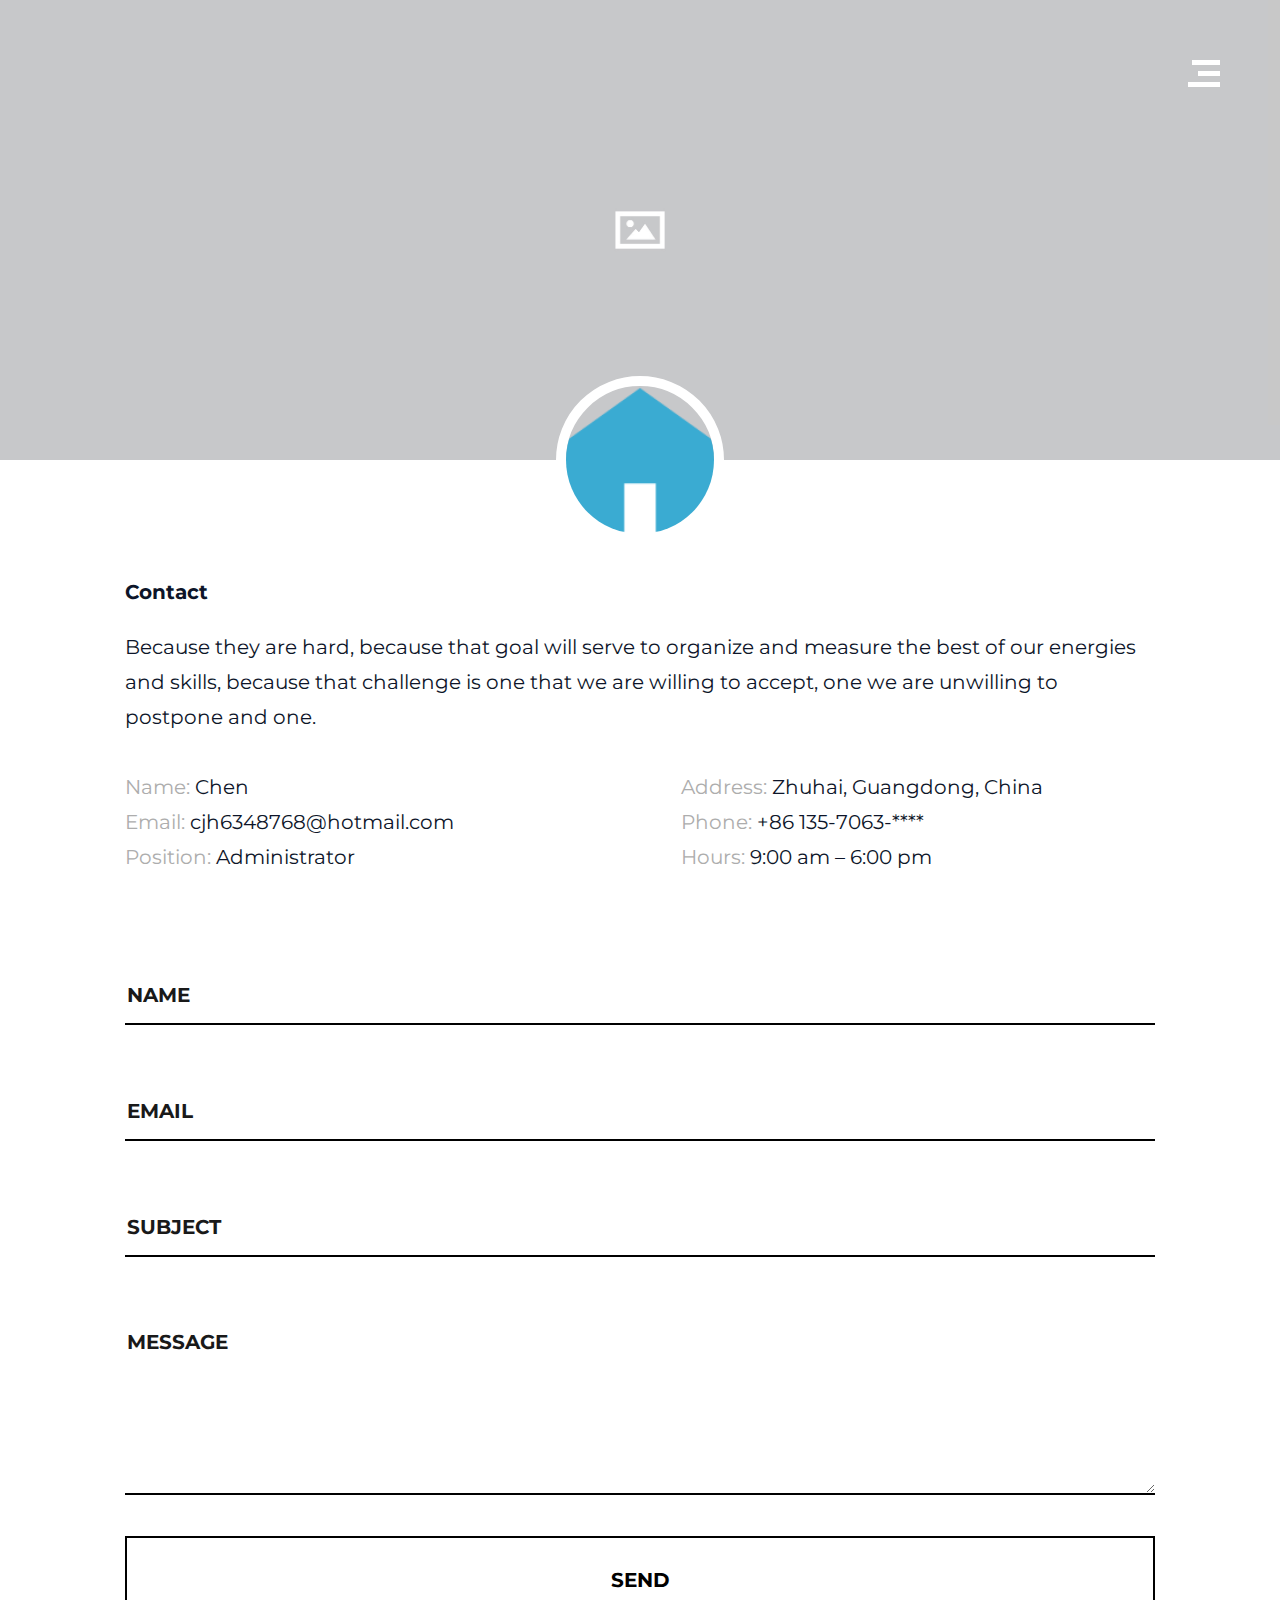
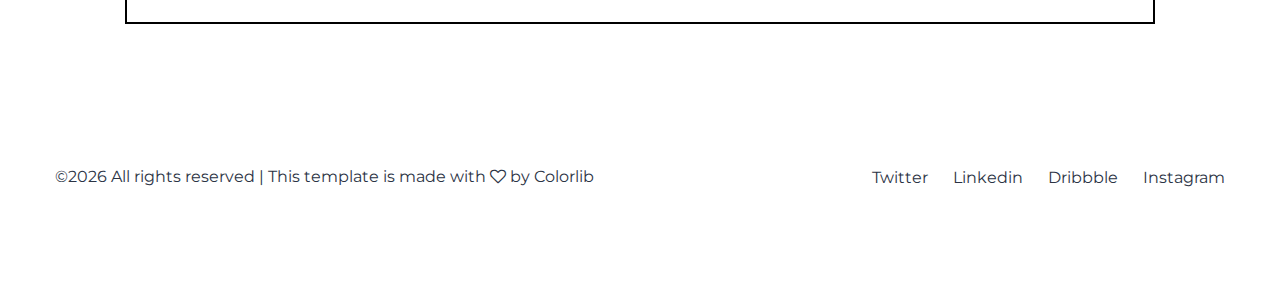
<file: contact.html>
<!DOCTYPE HTML>
<html lang="en-US">
    <head>
        <title>My Website</title>
        <meta http-equiv="Content-Type" content="text/html; charset=UTF-8">
        <meta name="viewport" content="width=device-width, initial-scale=1, maximum-scale=1">

        <link rel="shortcut icon" href="images/favicon.png" />
        <link href='http://fonts.googleapis.com/css?family=Montserrat:400,700%7CPT+Serif:400,700' rel='stylesheet' type='text/css'>
        <link rel="stylesheet" type="text/css"  href='css/clear.css' />
        <link rel="stylesheet" type="text/css"  href='css/common.css' />
        <link rel="stylesheet" type="text/css"  href='css/font-awesome.min.css' />
        <link rel="stylesheet" type="text/css"  href='css/carouFredSel.css' />
        <link rel="stylesheet" type="text/css"  href='css/prettyPhoto.css' />
        <link rel="stylesheet" type="text/css"  href='css/sm-clean.css' />
        <link rel="stylesheet" type="text/css"  href='style.css' />

        <!--[if lt IE 9]>
                <script src="js/html5shiv.js"></script>
                <script src="js/respond.min.js"></script>
        <![endif]-->

    </head>
    <body class="page">

        <table class="doc-loader">
            <tbody>
                <tr>
                    <td>
                        <img src="images/ajax-document-loader.gif" alt="Loading...">
                    </td>
                </tr>
            </tbody>
        </table>


        <nav id="header-main-menu">
            <ul class="main-menu sm sm-clean">
                <li>
                    <a href="index.html">Home</a>
                </li>
                <li>
                    <a href="about.html">About</a>
                    <ul class="sub-menu">
                        <li>
                            <a href="about-2.html">About 2</a>
                        </li>
                        <li>
                            <a href="about-3.html">About 3</a>
                        </li>
                    </ul>
                </li>
                <li>
                    <a href="gallery.html">Gallery</a>
                </li>
                <li>
                    <a href="contact.html">Contact</a>
                </li>
            </ul>
            <form role="search" class="search-form">
                <label>
                    <input type="search" class="search-field" placeholder="Search …" value="" name="s" title="Search for:">
                </label>
            </form>
        </nav>

        <div id="content" class="site-content">


            <div class="header-holder">
                <div class="toggle-holder relative right">
                    <div id="toggle">
                        <div class="first-menu-line"></div>
                        <div class="second-menu-line"></div>
                        <div class="third-menu-line"></div>
                    </div>
                </div>
                <div class="clear"></div>
            </div>


            <!-- <div class="page-header-map relative">
                <script>
                    var lat = "40.782820";
                    var lng = "-73.967136";
                    var marker_lat = "40.782820";
                    var marker_lng = "-73.967136";
                    var zoom = "16";
                </script>
                <div class="map" id="map"></div>
                <div class="absolute logo-holder">
                    <a href="index.html">
                        <img src="images/default_droppler_logo.png" alt="Droppler">
                    </a>
                </div>
            </div> -->

            <div class="page-header-image relative">
                <img src="demo-images/one_drop_about_image01.jpg" alt="About">
                <div class="absolute logo-holder">
                    <a href="index.html">
                        <img src="images/default_droppler_logo.png" alt="Droppler">
                    </a>
                </div>
            </div>


            <article>
                <div class="content-1170 center-relative entry-content">
                    <div class="content-1030 center-relative">
                        <h1 class="entry-title">Contact</h1>
                        <p>Because they are hard, because that goal will serve to organize and measure the best of our energies and skills, because that challenge is one that we are willing to accept, one we are unwilling to postpone and one.</p>
                        <p>&nbsp;</p>
                        <div class="one_half ">
                            <span style="color: #adadad;">Name:</span> Chen<br>
                            <span style="color: #adadad;">Email:</span>&nbsp;cjh6348768@hotmail.com<br>
                            <span style="color: #adadad;">Position:</span> Administrator<br>
                        </div>
                        <div class="one_half last ">
                            <span style="color: #adadad;">Address:</span>&nbsp;Zhuhai, Guangdong, China<br>
                            <span style="color: #adadad;">Phone:</span> +86 135-7063-****<br>
                            <span style="color: #adadad;">Hours:</span> 9:00 am – 6:00 pm<br>
                        </div><div class="clear"></div>
                        <p>&nbsp;</p>
                        <p>&nbsp;</p>
                        <div class="contact-form">
                            <p><input id="name" type="text" name="your-name" placeholder="Name"></p>
                            <p><input id="contact-email" type="email" name="your-email" placeholder="Email"></p>
                            <p><input id="subject" type="text" name="your-subject" placeholder="Subject"></p>
                            <p><textarea id="message" name="your-message" placeholder="Message"></textarea></p>
                            <p class="contact-submit-holder"><input type="submit" onClick="SendMail()" value="SEND"></p>
                        </div>
                    </div>
                </div>
            </article>


        </div>

        <footer class="footer">
            <div class="content-1170 center-relative">
                <ul>
                    <li class="left-footer-content">
                        <!-- Link back to Colorlib can't be removed. Template is licensed under CC BY 3.0. -->
                        &copy;<script>document.write(new Date().getFullYear());</script> All rights reserved | This template is made with <i class="fa fa-heart-o" aria-hidden="true"></i> by <a href="https://colorlib.com" target="_blank">Colorlib</a>
                        <!-- Link back to Colorlib can't be removed. Template is licensed under CC BY 3.0. -->
                    </li>
                    <li class="right-footer-contnet">
                        <a href="#">Twitter</a>
                        <a href="#">Linkedin</a>
                        <a href="#">Dribbble</a>
                        <a href="#">Instagram</a>
                    </li>
                </ul>
                <div class="clear"></div>
            </div>
        </footer>

        <div class="fixed scroll-top">
            <img src="images/back_to_top.png" alt="Go Top">
        </div>

        <!--Load JavaScript-->
        <script src="js/jquery.js"></script>
        <!-- <script src="https://maps.googleapis.com/maps/api/js?key=AIzaSyBQo8c1_VcEjVx_xmOBEx0NcYPsiUcMad8"></script> -->
        <!-- <script src="js/custom_google_map_style.js"></script> -->
        <script src='js/jquery.fitvids.js'></script>
        <script src='js/jquery.smartmenus.min.js'></script>
        <script src='js/isotope.pkgd.js'></script>
        <script src='js/imagesloaded.pkgd.js'></script>
        <script src='js/isotope.pkgd.js'></script>
        <script src='js/jquery.carouFredSel-6.0.0-packed.js'></script>
        <script src='js/jquery.mousewheel.min.js'></script>
        <script src='js/jquery.touchSwipe.min.js'></script>
        <script src='js/jquery.easing.1.3.js'></script>
        <script src='js/imagesloaded.pkgd.js'></script>
        <script src='js/jquery.prettyPhoto.js'></script>
        <script src='js/jquery.nicescroll.min.js'></script>
        <script src='js/main.js'></script>
        <!-- <script>initializeGoogleMap();</script> -->
    </body>
</html>
</file>
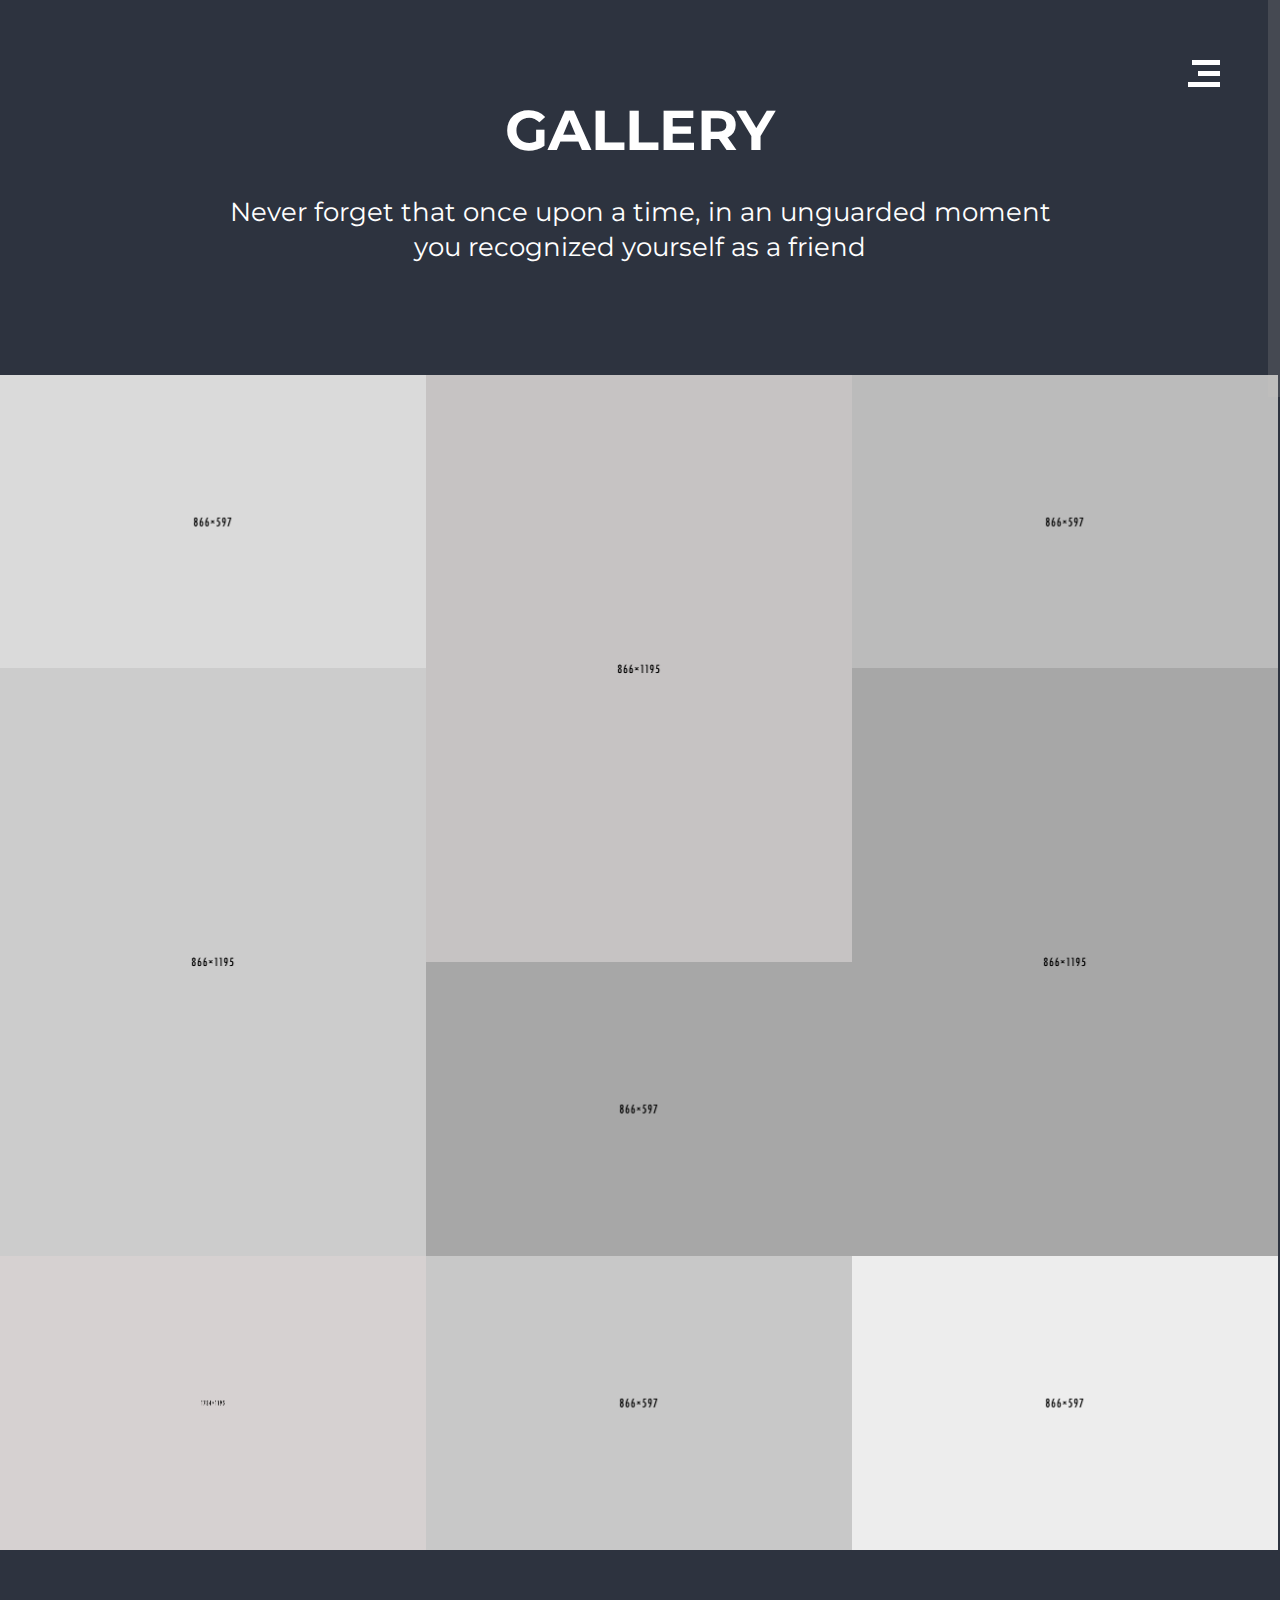
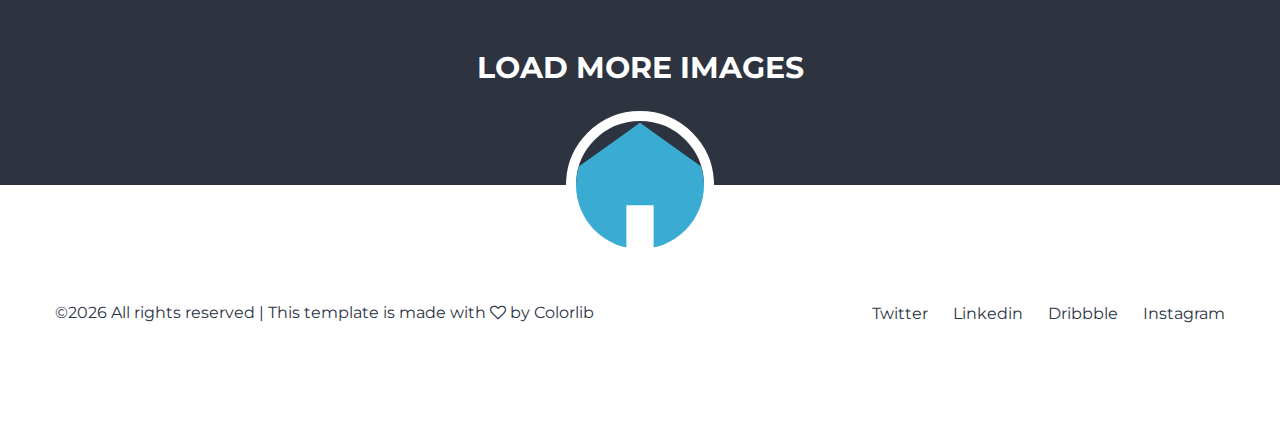
<file: gallery.html>
<!DOCTYPE HTML>
<html lang="en-US">
    <head>
        <title>My Website</title>
        <meta http-equiv="Content-Type" content="text/html; charset=UTF-8">
        <meta name="viewport" content="width=device-width, initial-scale=1, maximum-scale=1">

        <link rel="shortcut icon" href="images/favicon.png" />
        <link href='http://fonts.googleapis.com/css?family=Montserrat:400,700%7CPT+Serif:400,700' rel='stylesheet' type='text/css'>
        <link rel="stylesheet" type="text/css"  href='css/clear.css' />
        <link rel="stylesheet" type="text/css"  href='css/common.css' />
        <link rel="stylesheet" type="text/css"  href='css/font-awesome.min.css' />
        <link rel="stylesheet" type="text/css"  href='css/carouFredSel.css' />
        <link rel="stylesheet" type="text/css"  href='css/prettyPhoto.css' />
        <link rel="stylesheet" type="text/css"  href='css/sm-clean.css' />
        <link rel="stylesheet" type="text/css"  href='style.css' />

        <!--[if lt IE 9]>
                <script src="js/html5shiv.js"></script>
                <script src="js/respond.min.js"></script>
        <![endif]-->

    </head>
    <body class="page page-template-page-gallery">

        <table class="doc-loader">
            <tbody>
                <tr>
                    <td>
                        <img src="images/ajax-document-loader.gif" alt="Loading...">
                    </td>
                </tr>
            </tbody>
        </table>


        <nav id="header-main-menu">
            <ul class="main-menu sm sm-clean">
                <li>
                    <a href="index.html">Home</a>
                </li>
                <li>
                    <a href="about.html">About</a>
                    <ul class="sub-menu">
                        <li>
                            <a href="about-2.html">About 2</a>
                        </li>
                        <li>
                            <a href="about-3.html">About 3</a>
                        </li>
                    </ul>
                </li>
                <li>
                    <a href="gallery.html">Gallery</a>
                </li>
                <li>
                    <a href="contact.html">Contact</a>
                </li>
            </ul>
            <form role="search" class="search-form">
                <label>
                    <input type="search" class="search-field" placeholder="Search …" value="" name="s" title="Search for:">
                </label>
            </form>
        </nav>

        <div id="content" class="site-content center-relative">
            <div class="header-holder">
                <div class="toggle-holder relative right">
                    <div id="toggle">
                        <div class="first-menu-line"></div>
                        <div class="second-menu-line"></div>
                        <div class="third-menu-line"></div>
                    </div>
                </div>
                <div class="clear"></div>
            </div>

            <article id="post-59" class="post-59 page type-page status-publish hentry">
                <h1 class="entry-title">Gallery</h1>
                <div class="entry-content">
                    <p>Never forget that once upon a time, in an unguarded moment you recognized yourself as a friend</p>
                </div>
            </article>

            <div class="grid" id="gallery">
                <div class="grid-sizer"></div>
                <div class="grid-item element-item p_one_third">
                    <a href="demo-images/one_drop_galery_image01.jpg" data-rel="prettyPhoto[gallery1]">
                        <img src="demo-images/one_drop_galery_image01.jpg" alt="" />
                        <div class="gallery-text-holder">
                            <p>DESIGN</p>
                        </div>
                    </a>
                </div>

                <div class="grid-item element-item p_one_third">
                    <a href="https://vimeo.com/150685211" data-rel="prettyPhoto[gallery1]">
                        <img src="demo-images/one_drop_galery_image03.jpg" alt="" />
                        <div class="gallery-text-holder">
                            <p>INSPIRATION</p>
                        </div>
                    </a>
                </div>

                <div class="grid-item element-item p_one_third">
                    <a href="demo-images/one_drop_galery_image04.jpg" data-rel="prettyPhoto[gallery1]">
                        <img src="demo-images/one_drop_galery_image04.jpg" alt="" />
                        <div class="gallery-text-holder">
                            <p>MY LOVE</p>
                        </div>
                    </a>
                </div>

                <div class="grid-item element-item p_one_third">
                    <a href="demo-images/one_drop_galery_image02.jpg" data-rel="prettyPhoto[gallery1]">
                        <img src="demo-images/one_drop_galery_image02.jpg" alt="" />
                        <div class="gallery-text-holder">
                            <p>PARIS</p>
                        </div>
                    </a>
                </div>

                <div class="grid-item element-item p_one_third">
                    <a href="https://vimeo.com/150685211" data-rel="prettyPhoto[gallery1]">
                        <img src="demo-images/one_drop_galery_image05.jpg" alt="" />
                        <div class="gallery-text-holder">
                            <p>PHONE RADIO</p>
                        </div>
                    </a>
                </div>

                <div class="grid-item element-item p_one_third">
                    <a href="demo-images/one_drop_galery_image07.jpg" data-rel="prettyPhoto[gallery1]">
                        <img src="demo-images/one_drop_galery_image07.jpg" alt="" />
                        <div class="gallery-text-holder">
                            <p>DEEP DISH</p>
                        </div>
                    </a>
                </div>

                <div class="grid-item element-item p_one_third">
                    <a href="demo-images/one_drop_galery_image06.jpg" data-rel="prettyPhoto[gallery1]">
                        <img src="demo-images/one_drop_galery_image06.jpg" alt="" />
                        <div class="gallery-text-holder">
                            <p>MOCK UP</p>
                        </div>
                    </a>
                </div>

                <div class="grid-item element-item p_one_third">
                    <a href="demo-images/one_drop_galery_image08.jpg" data-rel="prettyPhoto[gallery1]">
                        <img src="demo-images/one_drop_galery_image08.jpg" alt="" />
                        <div class="gallery-text-holder">
                            <p>AMBER</p>
                        </div>
                    </a>
                </div>

                <div class="grid-item element-item p_one_third">
                    <a href="demo-images/one_drop_galery_image09.jpg" data-rel="prettyPhoto[gallery1]">
                        <img src="demo-images/one_drop_galery_image09.jpg" alt="" />
                        <div class="gallery-text-holder">
                            <p>MY STAFF</p>
                        </div>
                    </a>
                </div>

            </div>
            <div class="clear"></div>
            <div class="block more-post-holder center-relative center-text">
                <a target="_self" class="more-posts">LOAD MORE IMAGES</a>
                <div class="absolute logo-holder footer-logo">
                    <a href="index.html">
                        <img src="images/default_droppler_logo.png" alt="Droppler">
                    </a>
                </div>
            </div>


        </div>

        <footer class="footer">
            <div class="content-1170 center-relative">
                <ul>
                    <li class="left-footer-content">
                        <!-- Link back to Colorlib can't be removed. Template is licensed under CC BY 3.0. -->
                        &copy;<script>document.write(new Date().getFullYear());</script> All rights reserved | This template is made with <i class="fa fa-heart-o" aria-hidden="true"></i> by <a href="https://colorlib.com" target="_blank">Colorlib</a>
                        <!-- Link back to Colorlib can't be removed. Template is licensed under CC BY 3.0. -->        
                    </li>
                    <li class="right-footer-contnet">
                        <a href="#">Twitter</a>
                        <a href="#">Linkedin</a>
                        <a href="#">Dribbble</a>
                        <a href="#">Instagram</a>
                    </li>
                </ul>
                <div class="clear"></div>
            </div>
        </footer>

        <div class="fixed scroll-top">
            <img src="images/back_to_top.png" alt="Go Top">
        </div>

        <!--Load JavaScript-->
        <script src="js/jquery.js"></script>
        <script src='js/jquery.fitvids.js'></script>
        <script src='js/jquery.smartmenus.min.js'></script>
        <script src='js/isotope.pkgd.js'></script>
        <script src='js/imagesloaded.pkgd.js'></script>
        <script src='js/isotope.pkgd.js'></script>
        <script src='js/jquery.carouFredSel-6.0.0-packed.js'></script>
        <script src='js/jquery.mousewheel.min.js'></script>
        <script src='js/jquery.touchSwipe.min.js'></script>
        <script src='js/jquery.easing.1.3.js'></script>
        <script src='js/imagesloaded.pkgd.js'></script>
        <script src='js/jquery.prettyPhoto.js'></script>
        <script src='js/jquery.nicescroll.min.js'></script>
        <script src='js/main.js'></script>
    </body>
</html>
</file>
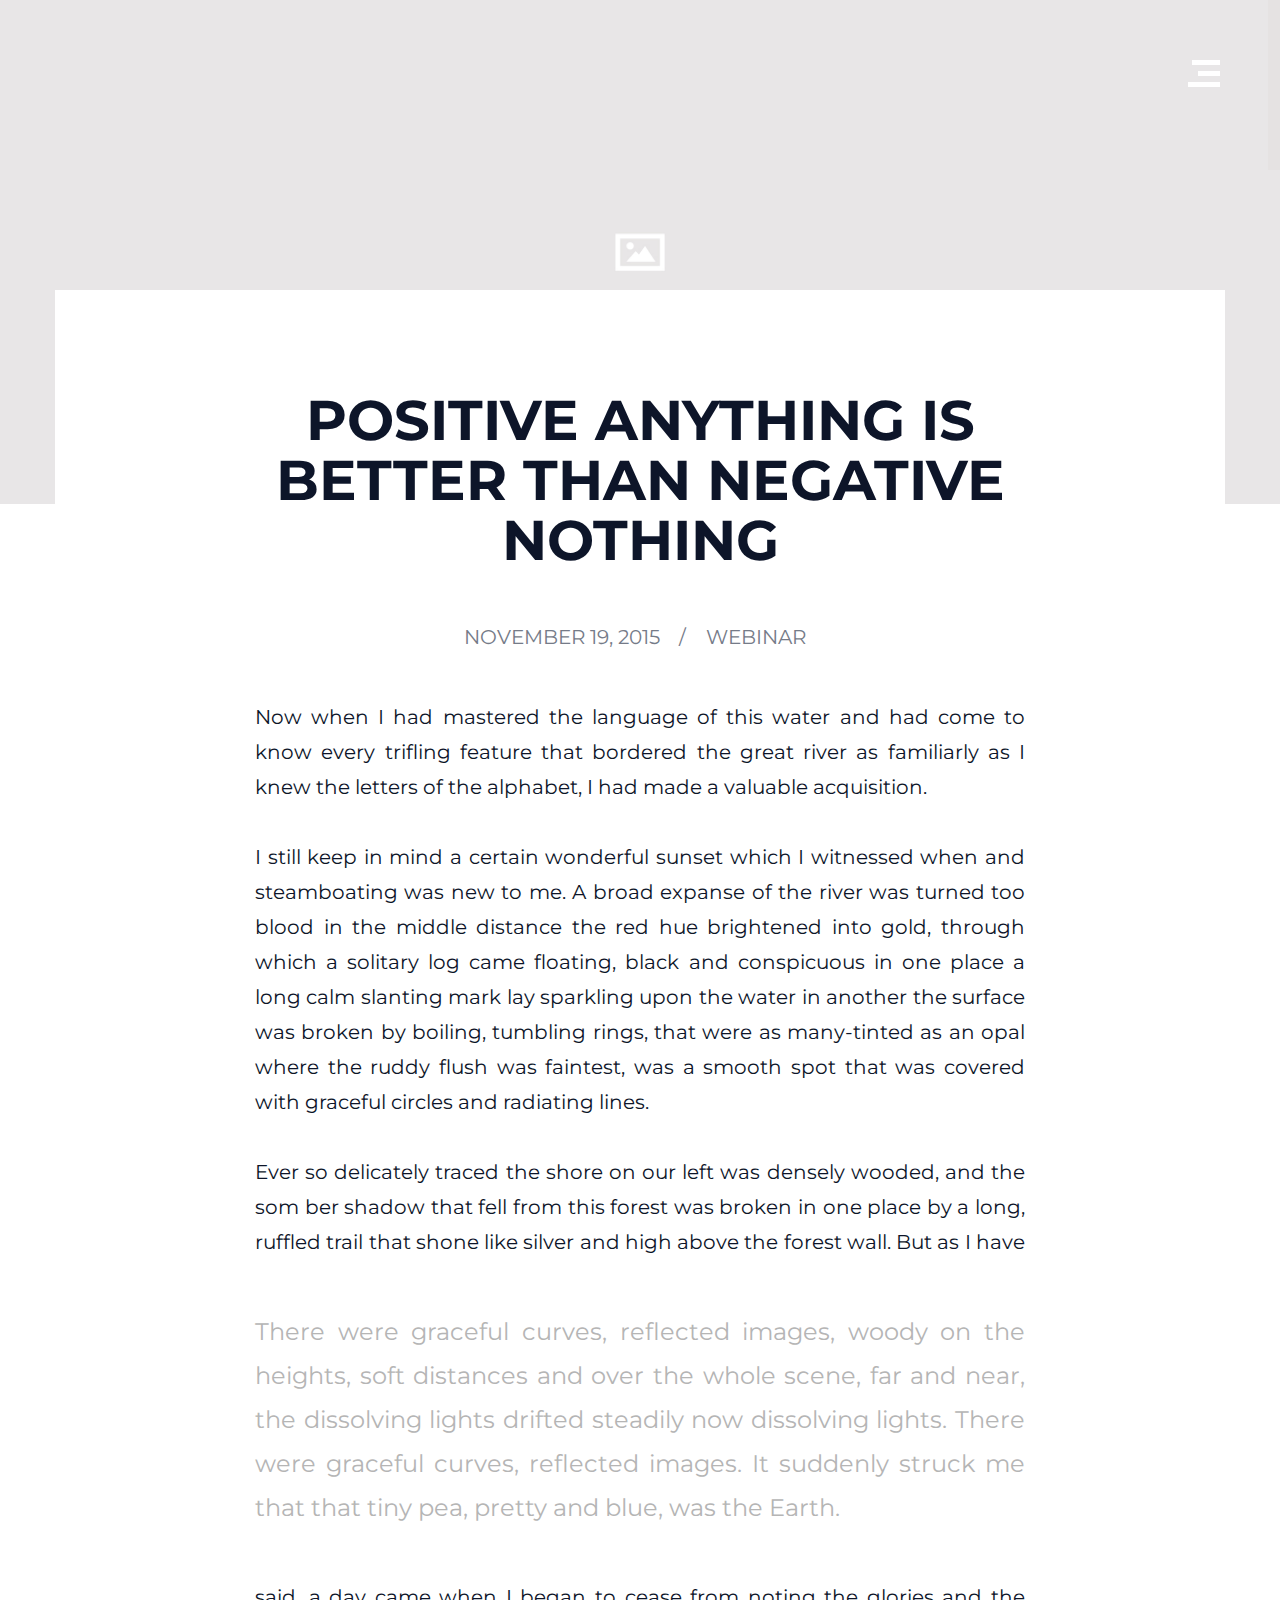
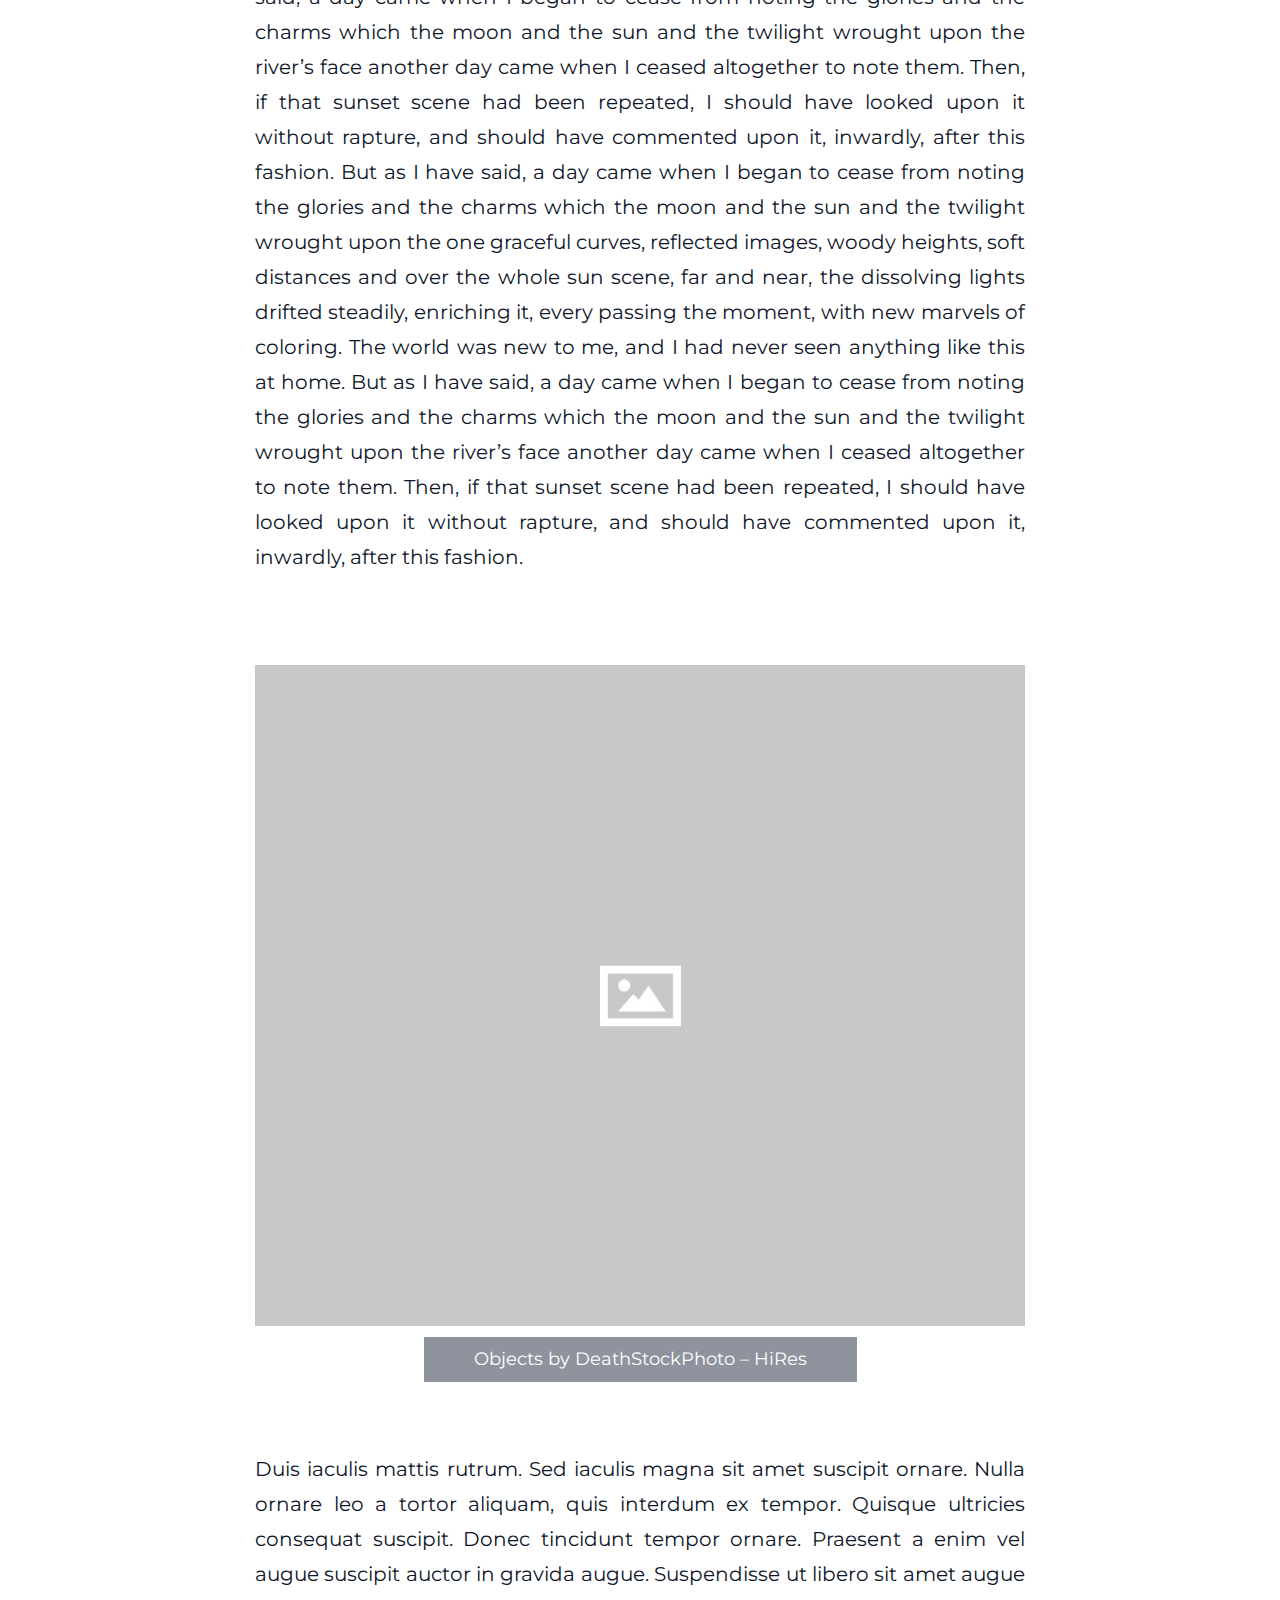
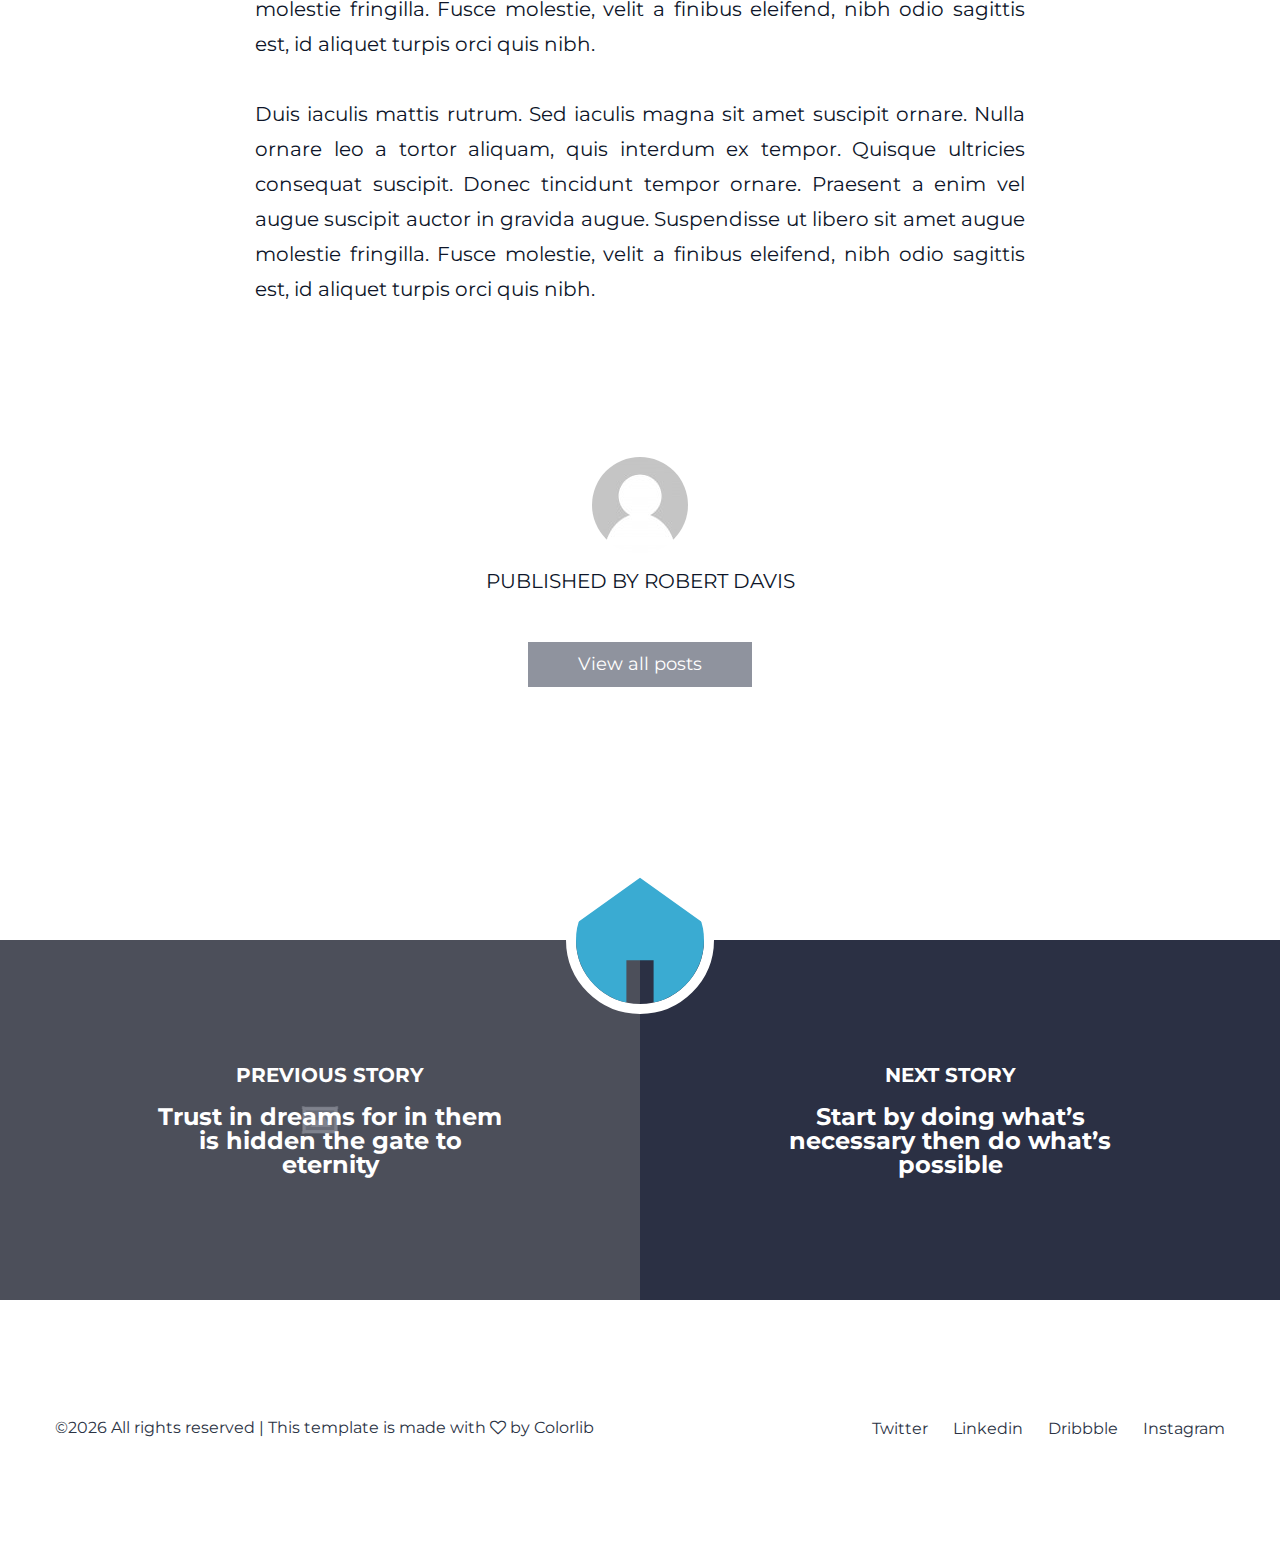
<file: single.html>
<!DOCTYPE HTML>
<html lang="en-US">
    <head>
        <title>My Website</title>
        <meta http-equiv="Content-Type" content="text/html; charset=UTF-8">
        <meta name="viewport" content="width=device-width, initial-scale=1, maximum-scale=1">

        <link rel="shortcut icon" href="images/favicon.png" />
        <link href='http://fonts.googleapis.com/css?family=Montserrat:400,700%7CPT+Serif:400,700' rel='stylesheet' type='text/css'>
        <link rel="stylesheet" type="text/css"  href='css/clear.css' />
        <link rel="stylesheet" type="text/css"  href='css/common.css' />
        <link rel="stylesheet" type="text/css"  href='css/font-awesome.min.css' />
        <link rel="stylesheet" type="text/css"  href='css/carouFredSel.css' />
        <link rel="stylesheet" type="text/css"  href='css/prettyPhoto.css' />
        <link rel="stylesheet" type="text/css"  href='css/sm-clean.css' />
        <link rel="stylesheet" type="text/css"  href='style.css' />

        <!--[if lt IE 9]>
                <script src="js/html5shiv.js"></script>
                <script src="js/respond.min.js"></script>
        <![endif]-->

    </head>
    <body class="post single-post">

        <table class="doc-loader">
            <tbody>
                <tr>
                    <td>
                        <img src="images/ajax-document-loader.gif" alt="Loading...">
                    </td>
                </tr>
            </tbody>
        </table>


        <nav id="header-main-menu">
            <ul class="main-menu sm sm-clean">
                <li>
                    <a href="index.html">Home</a>
                </li>
                <li>
                    <a href="about.html">About</a>
                    <ul class="sub-menu">
                        <li>
                            <a href="about-2.html">About 2</a>
                        </li>
                        <li>
                            <a href="about-3.html">About 3</a>
                        </li>
                    </ul>
                </li>
                <li>
                    <a href="gallery.html">Gallery</a>
                </li>
                <li>
                    <a href="contact.html">Contact</a>
                </li>
            </ul>
            <form role="search" class="search-form">
                <label>
                    <input type="search" class="search-field" placeholder="Search …" value="" name="s" title="Search for:">
                </label>
            </form>
        </nav>

        <div id="content" class="site-content center-relative">

            <div class="header-holder">
                <div class="toggle-holder relative right">
                    <div id="toggle">
                        <div class="first-menu-line"></div>
                        <div class="second-menu-line"></div>
                        <div class="third-menu-line"></div>
                    </div>
                </div>
                <div class="clear"></div>
            </div>
            <div class="background-image-holder">
                <img src="demo-images/one_drop_home_image02.jpg" alt="">
            </div>

            <div class="single-post-wrapper content-1170 center-relative">
                <article>
                    <h1 class="entry-title">Positive anything is better than negative nothing</h1>
                    <div class="post-info center-text">
                        <div class="post-date">November 19, 2015</div>
                        <div class="cat-links">
                            <ul>
                                <li>
                                    <a href="#">Webinar</a>
                                </li>
                            </ul>
                        </div>
                    </div>

                    <div class="entry-content">
                        <div class="content-wrap">
                            <p>Now when I had mastered the language of this water and had come to know every trifling feature that bordered the great river as familiarly as I knew the letters of the alphabet, I had made a valuable acquisition.</p>
                            <p>&nbsp;</p>
                            <p>I still keep in mind a certain wonderful sunset which I witnessed when and steamboating was new to me. A broad expanse of the river was turned too blood in the middle distance the red hue brightened into gold, through which a solitary log came floating, black and conspicuous in one place a long calm slanting mark lay sparkling upon the water in another the surface was broken by boiling, tumbling rings, that were as many-tinted as an opal where the ruddy flush was faintest, was a smooth spot that was covered with graceful circles and radiating lines.</p>
                            <p>&nbsp;</p>
                            <p>Ever so delicately traced the shore on our left was densely wooded, and the som ber shadow that fell from this forest was broken in one place by a long, ruffled trail that shone like silver and high above the forest wall.</p>
                            <blockquote class="inline-blockquote">
                                <p>There were graceful curves, reflected images, woody on the heights, soft distances and over the whole scene, far and near, the dissolving lights drifted steadily now dissolving lights. There were graceful curves, reflected images. It suddenly struck me that that tiny pea, pretty and blue, was the Earth.</p>
                            </blockquote>
                            <p>But as I have said, a day came when I began to cease from noting the glories and the charms which the moon and the sun and the twilight wrought upon the river’s face another day came when I ceased altogether to note them. Then, if that sunset scene had been repeated, I should have looked upon it without rapture, and should have commented upon it, inwardly, after this fashion. But as I have said, a day came when I began to cease from noting the glories and the charms which the moon and the sun and the twilight wrought upon the one graceful curves, reflected images, woody heights, soft distances and over the whole sun scene, far and near, the dissolving lights drifted steadily, enriching it, every passing the moment, with new marvels of coloring. The world was new to me, and I had never seen anything like this at home. But as I have said, a day came when I began to cease from noting the glories and the charms which the moon and the sun and the twilight wrought upon the river’s face another day came when I ceased altogether to note them. Then, if that sunset scene had been repeated, I should have looked upon it without rapture, and should have commented upon it, inwardly, after this fashion.</p>
                            <p>&nbsp;</p>
                            <p>&nbsp;</p>
                            <div class="wp-caption alignnone">
                                <img src="demo-images/one_drop_post_image02.jpg" alt="Objects by DeathStockPhoto - HiRes" />
                                <p class="wp-caption-text">Objects by DeathStockPhoto – HiRes</p>
                            </div>
                            <p>Duis iaculis mattis rutrum. Sed iaculis magna sit amet suscipit ornare. Nulla ornare leo a tortor aliquam, quis interdum ex tempor. Quisque ultricies consequat suscipit. Donec tincidunt tempor ornare. Praesent a enim vel augue suscipit auctor in gravida augue. Suspendisse ut libero sit amet augue molestie fringilla. Fusce molestie, velit a finibus eleifend, nibh odio sagittis est, id aliquet turpis orci quis nibh.</p>
                            <p>&nbsp;</p>
                            <p>Duis iaculis mattis rutrum. Sed iaculis magna sit amet suscipit ornare. Nulla ornare leo a tortor aliquam, quis interdum ex tempor. Quisque ultricies consequat suscipit. Donec tincidunt tempor ornare. Praesent a enim vel augue suscipit auctor in gravida augue. Suspendisse ut libero sit amet augue molestie fringilla. Fusce molestie, velit a finibus eleifend, nibh odio sagittis est, id aliquet turpis orci quis nibh.</p>
                        </div>
                    </div>
                    <div class="clear"></div>
                </article>


                <div class="about-author-holder center-relative center-text">
                    <div class="author-image block">
                        <img alt="" src="images/avatar.png" class="avatar photo"></div>
                    <div class="author-nickname block">PUBLISHED BY Robert Davis</div>
                    <div class="author-bio block"></div>
                    <div class="author-all-posts block">
                        <a class="button" href="#">View all posts</a>
                    </div>
                </div>
            </div>

            <div class="nav-links relative">
                <div class="absolute logo-holder footer-logo">
                    <a href="index.html">
                        <img src="images/default_droppler_logo.png" alt="Droppler" />
                    </a>
                </div>

                <div class="nav-previous has-thumb" style="background-image:url(demo-images/one_drop_home_image03.jpg); ">
                    <div class="nav-previous-content">
                        <p class="nav-previous-text">PREVIOUS STORY</p>
                        <a href="#" rel="prev">Trust in dreams for in them is hidden the gate to eternity</a>
                    </div>
                </div>

                <div class="nav-next has-thumb" style="background-image:url(http://demo.drythemes.com/droppler-wp/wp-content/uploads/2015/11/one_drop_home_image02.jpg); ">
                    <div class="nav-next-content">
                        <p class="nav-next-text">NEXT STORY</p>
                        <a href="#" rel="next">Start by doing what’s necessary then do what’s possible</a>
                    </div>
                </div>
                <div class="clear"></div>
            </div>

        </div>

        <footer class="footer">
            <div class="content-1170 center-relative">
                <ul>
                    <li class="left-footer-content">
                        <!-- Link back to Colorlib can't be removed. Template is licensed under CC BY 3.0. -->
                        &copy;<script>document.write(new Date().getFullYear());</script> All rights reserved | This template is made with <i class="fa fa-heart-o" aria-hidden="true"></i> by <a href="https://colorlib.com" target="_blank">Colorlib</a>
                        <!-- Link back to Colorlib can't be removed. Template is licensed under CC BY 3.0. -->           
                    </li>
                    <li class="right-footer-contnet">
                        <a href="#">Twitter</a>
                        <a href="#">Linkedin</a>
                        <a href="#">Dribbble</a>
                        <a href="#">Instagram</a>
                    </li>
                </ul>
                <div class="clear"></div>
            </div>
        </footer>

        <div class="fixed scroll-top">
            <img src="images/back_to_top.png" alt="Go Top">
        </div>

        <!--Load JavaScript-->
        <script src="js/jquery.js"></script>
        <script src='js/jquery.fitvids.js'></script>
        <script src='js/jquery.smartmenus.min.js'></script>
        <script src='js/isotope.pkgd.js'></script>
        <script src='js/imagesloaded.pkgd.js'></script>
        <script src='js/isotope.pkgd.js'></script>
        <script src='js/jquery.carouFredSel-6.0.0-packed.js'></script>
        <script src='js/jquery.mousewheel.min.js'></script>
        <script src='js/jquery.touchSwipe.min.js'></script>
        <script src='js/jquery.easing.1.3.js'></script>
        <script src='js/imagesloaded.pkgd.js'></script>
        <script src='js/jquery.prettyPhoto.js'></script>
        <script src='js/jquery.nicescroll.min.js'></script>
        <script src='js/main.js'></script>
    </body>
</html>
</file>
<file: css/clear.css>
html, body, div, span, object, iframe,
h1, h2, h3, h4, h5, h6, p, blockquote, pre,
abbr, address, cite, code,
del, dfn, em, img, ins, kbd, q, samp,
small, strong, sub, sup, var,
b, i, ol, ul, li,
fieldset, form, label, legend,
table, caption, tbody, tfoot, thead, tr, th, td,
article, aside, canvas, details, figcaption, figure, 
footer, header, hgroup, menu, nav, section, summary,
time, mark, audio, video {
    margin:0;
    padding:0;
    border:0;
    outline: none;
    font-size:100%;
    vertical-align:baseline;
    background:transparent;
}

body {
    line-height:1;
}

article,aside,details,figcaption,figure,
footer,header,hgroup,menu,nav,section { 
    display:block;
}

nav ul,ul,ol {
    list-style:none;
}

blockquote, q {
    quotes:none;
}

blockquote:before, blockquote:after,
q:before, q:after {
    content:'';
    content:none;
}

a {
    margin:0;
    padding:0;
    font-size:100%;
	outline: none;
    vertical-align:baseline;
    background:transparent;
}

ins {
    background-color:#ff9;
    color:#000;
    text-decoration:none;
}

mark {
    background-color:#ff9;
    color:#000; 
    font-style:italic;
    font-weight:bold;
}

del {
    text-decoration: line-through;
}

abbr[title], dfn[title] {
    border-bottom:1px dotted;
    cursor:help;
}

table {
    border-collapse:collapse;
    border-spacing:0;
}

hr {
    display:block;
    height:1px;
    border:0;   
    border-top:1px solid #cccccc;
    margin:1em 0;
    padding:0;
}

input, select {
    vertical-align:middle;
}

input:focus, textarea:focus
{
    outline: none;
}
</file>
<file: css/common.css>
.block
{
    display: block;
}
.hidden
{
    display: none;
}
.clear
{
    clear: both;
}
.left
{
    float: left;
}
.right
{
    float: right;
}
.line-height
{
    line-height: 0;
}
.clear-right
{
    clear: right;
}
.clear-left
{
    clear: left;
}
.center-relative
{
    margin-left: auto;
    margin-right: auto;
}
.center-absolute
{
    left: 50%;
}
.center-text
{
    text-align: center !important;
}
.text-left
{
    text-align: left;
}
.text-right
{
    text-align: right;
}
.absolute
{
    position: absolute;
}
.fixed
{
    position: fixed;
}
.relative
{
    position: relative;
}
.margin-0, .margin-0 img
{
    margin: 0 !important;
    line-height: 0;
}
.top-0
{
    margin-top: 0 !important;
}
.top-5
{
    margin-top: 5px !important;	
}
.top-10
{
    margin-top: 10px;	
}
.top-15
{
    margin-top: 15px;	
}
.top-20
{
    margin-top: 20px;
}
.top-25
{
    margin-top: 25px;	
}
.top-30
{
    margin-top: 30px;	
}
.top-50
{
    margin-top: 50px;	
}
.top-60
{
    margin-top: 60px;	
}
.top-70
{
    margin-top: 70px;	
}
.top-75
{
    margin-top: 75px;	
}
.top-80
{
    margin-top: 80px;
}
.top-100
{
    margin-top: 100px;	
}
.top-105
{
    margin-top: 105px;	
}
.top-120
{
    margin-top: 120px;
}
.top-150
{
    margin-top: 150px;	
}
.top-200
{
    margin-top: 200px;	
}
.top-negative-30
{
    margin-top: -30px;
}
.left-35
{
    margin-left:35px;
}
.right-35
{
    margin-right:35px;
}
.bottom-0
{
    margin-bottom: 0 !important;
}
.bottom-10
{
    margin-bottom: 10px !important;
}
.bottom-20
{
    margin-bottom: 20px !important;
}
.bottom-25
{
    margin-bottom: 25px !important;
}
.bottom-30
{
    margin-bottom: 30px !important;
}
.bottom-50
{
    margin-bottom: 50px !important;
}
.bottom-100
{
    margin-bottom: 100px !important;
}
.bottom-150
{
    margin-bottom: 150px !important;
}
.bottom-200
{
    margin-bottom: 200px !important;
}
.width-25
{
    width: 25%;
}
.width-50
{
    width: 50%;
}
.width-75
{
    width: 75%;
}
.width-85
{
    width: 85%;
}
.width-100
{
    width: 100%;
}
blockquote
{
    margin-top: 70px;
    margin-bottom: 60px;
    font-family: 'Montserrat', sans-serif, Arial;
    font-size: 24px;
    line-height: 44px;
    color: #b5b5b5;
}
blockquote.inline-blockquote
{
    width: 480px;
    float: left;
    margin-left: -170px;
    margin-right: 70px;
}
.wrap-blockquote
{
    display: inline;
}
address
{
    font-size: 32px;
    line-height: 50px;
    font-style: normal;
}
iframe
{
    width: 100%;
}
a.button
{
    display: inline-block;
    border: 3px solid;
    text-align: center;
    padding: 15px 40px;
    cursor: pointer;
    margin-bottom: 25px;
    vertical-align: middle;
    text-decoration: none;
}
a.button:active
{
    position: relative;
    top: 1px;	
}
h1,h2,h3,h4,h5,h6
{
    padding: 20px 0;
}
h1
{
    font-size: 38px;
    line-height: 38px;    
}
h2
{
    font-size: 34px;    
    line-height: 34px;    
}
h3
{
    font-size: 32px;  
    line-height: 32px;    
}
h4
{
    font-size: 30px;    
}
h5
{
    font-size: 28px;   
}
h6
{
    font-size: 26px;    
}
em
{
    font-style: italic;
}
ol
{
    list-style-type: decimal;
}
pre
{
    word-wrap: break-word;
}
.single-content table, .single-content th, .single-content td, .page-content table, .page-content th, .page-content td
{
    border:1px solid black;
    padding: 10px;
    vertical-align: middle;
}
sup
{
    vertical-align: super;
    font-size: smaller;
}
sub
{
    vertical-align: sub;
    font-size: smaller;
}
.single-content ol
{
    display: block;
    list-style-type: decimal;
    margin: 0 0 14px 17px;
}
.single-content ul
{
    display: block;
    list-style-type: disc;
    margin: 0 0 14px 17px;
}

/* COLUMNS */

.one,  .one_half,  .one_third,  .two_third,  .three_fourth, 
.one_fourth{
    margin-right: 30px;
    float: left;
    position: relative;
    margin-bottom: 30px;
}
.last{
    margin-right: 0 !important;
    clear: right;
}
.one{
    float: none;
    display: block;
    clear: both;
    margin-right: 0;
}
.one_half{
    width: 500px;
}
.one_third{
    width: 323px;
}
.two_third{
    width: 676px;
}
.one_fourth{
    width: 235px;
}
.three_fourth{
    width: 765px;
}
.one img,  .one_half img,  .one_third img,  .two_third img, 
.three_fourth img,  .one_fourth img{
    max-width: 100%;
    height: auto;
    max-height: 100%;
    width: auto;	
}

.team-holder .one_half
{
    width: 50%;
    width: calc(100% / 2);   
    margin: 0;
    float: left;
}

.team-holder .one_third
{
    width: 33%;
    width: calc(100% / 3);
    margin: 0;
    float: left;
}

.team-holder .one_fourth
{
    width: 25%;
    width: calc(100% / 4);   
    margin: 0;    
    float: left;
}

/* MENU */

/* Mobile first layout SmartMenus Core CSS (it's not recommended editing these rules)
   You need this once per page no matter how many menu trees or different themes you use.
-------------------------------------------------------------------------------------------*/

.sm,.sm ul,.sm li{display:block;list-style:none;margin:0;padding:0;line-height:normal;direction:ltr;-webkit-tap-highlight-color:rgba(0,0,0,0);}
.sm-rtl,.sm-rtl ul,.sm-rtl li{direction:rtl;text-align:right;}
.sm>li>h1,.sm>li>h2,.sm>li>h3,.sm>li>h4,.sm>li>h5,.sm>li>h6{margin:0;padding:0;}
.sm ul{display:none;}
.sm li,.sm a{position:relative;}
.sm a{display:block;}
.sm a.disabled{cursor:not-allowed;}
.sm:after{content:"\00a0";display:block;height:0;font:0px/0 serif;clear:both;visibility:hidden;overflow:hidden;}
.sm,.sm *,.sm *:before,.sm *:after{-moz-box-sizing:border-box;-webkit-box-sizing:border-box;box-sizing:border-box;}




/* WP DEFAULT CLASSES */

.alignnone {
    margin: 5px 20px 20px 0;
}

.aligncenter,
div.aligncenter {
    display: block;
    margin: 5px auto 5px auto;
}

.alignright {
    float:right;
    margin: 5px 0 20px 20px;
}

.alignleft {
    float: left;
    margin: 5px 20px 20px 0;
}

.aligncenter {
    display: block;
    margin: 5px auto 5px auto;
}

a img.alignright {
    float: right;
    margin: 5px 0 20px 20px;
}

a img.alignnone {
    margin: 20px 0px;
}

a img.alignleft {
    float: left;
    margin: 5px 20px 20px 0;
}

a img.aligncenter {
    display: block;
    margin-left: auto;
    margin-right: auto
}

.wp-caption {
    max-width: 100%;
    text-align: center;
}

.wp-caption.alignnone {
    margin: 20px 0px;
}

.wp-caption.alignleft {
    margin: 5px 20px 20px 0;
    text-align: left;
}

.wp-caption.alignright {
    margin: 5px 0 20px 20px;
    text-align: right;
}

.wp-caption img {
    width: auto;
    height: auto;
    max-width: 100%;
    max-height: 100%;
}

.wp-caption p.wp-caption-text {
    font-size: 18px;
    margin-bottom: 50px;
    padding: 5px 50px;
    background-color: #8f939e;
    display: inline-block;
    color: #fff;
}
.gallery-caption
{
    font-size: 100%;
}
.bypostauthor
{
    font-size: 100%;
}
/* Text meant only for screen readers. */
.screen-reader-text {
    clip: rect(1px, 1px, 1px, 1px);
    position: absolute !important;
    height: 1px;
    width: 1px;
    overflow: hidden;
}

.screen-reader-text:focus {
    background-color: #f1f1f1;
    border-radius: 3px;
    box-shadow: 0 0 2px 2px rgba(0, 0, 0, 0.6);
    clip: auto !important;
    color: #21759b;
    display: block;
    font-size: 14px;
    font-size: 0.875rem;
    font-weight: bold;
    height: auto;
    left: 5px;
    line-height: normal;
    padding: 15px 23px 14px;
    text-decoration: none;
    top: 5px;
    width: auto;
    z-index: 100000; /* Above WP toolbar. */
}
.sticky
{
    font-size: 100%;
}
</file>
<file: css/carouFredSel.css>
.list_carousel.responsive {	
	margin-left: 0;
	width: 91%;
}
.list_carousel ul {
	margin: 0;
	padding: 0;
	list-style: none;
	display: block;
}
.list_carousel li {
	text-align: center;		
	padding: 0;
	display: block;
	float: left;
	position: relative;
}	
.list_carousel li img{
	width: 100% !important;
	height: auto !important;
	max-width: none !important;
	max-height: none !important;
}
a.image_slider_prev{background-image: url(../images/navigation_arrows_left.png); width: 105px; height: 90px; z-index: 2;}
a.image_slider_prev:hover{background-position: 0 -90px;}
a.image_slider_next{background-image: url(../images/navigation_arrows_right.png); width: 105px; height: 90px; z-index: 2;}
a.image_slider_next:hover{background-position: 0 -90px;}
.carousel_pagination {margin-top: 50px; margin-bottom: 50px; margin-left: 160px;z-index: 1;position: relative;}
.carousel_pagination a {margin: 0 0 0 9px; float: left;}
.carousel_pagination a:first-child {margin: 0;}
.carousel_pagination a {width: 21px; height: 21px; display: block; cursor: pointer; text-indent: -9999px; border-radius: 99px; border: 4px solid;}
.caroufredsel_wrapper{z-index: 1 !important; margin-top: 0 !important; margin-left: 0 !important;}
</file>
<file: css/prettyPhoto.css>
/* ------------------------------------------------------------------------
        This you can edit.
------------------------------------------------------------------------- */

/* ----------------------------------
        Default Theme
----------------------------------- */

div.pp_default .pp_top,
div.pp_default .pp_top .pp_middle,
div.pp_default .pp_top .pp_left,
div.pp_default .pp_top .pp_right,
div.pp_default .pp_bottom,
div.pp_default .pp_bottom .pp_left,
div.pp_default .pp_bottom .pp_middle,
div.pp_default .pp_bottom .pp_right { height: 13px; }

div.pp_default .pp_content .ppt { color: #f8f8f8; }
div.pp_default .pp_content_container .pp_left { padding-left: 13px; }
div.pp_default .pp_content_container .pp_right { padding-right: 13px; }
/*div.pp_default .pp_content { background-color: #fff; }*/
div.pp_default .pp_next:hover { background: url(../images/prettyPhoto/default/sprite_next.png) center right  no-repeat; cursor: pointer; } /* Next button */
div.pp_default .pp_previous:hover { background: url(../images/prettyPhoto/default/sprite_prev.png) center left no-repeat; cursor: pointer; } /* Previous button */
div.pp_default .pp_expand { background: url(../images/prettyPhoto/default/sprite.png) 0 -29px no-repeat; cursor: pointer; width: 28px; height: 28px; display: none !important; } /* Expand button */
div.pp_default .pp_expand:hover { background: url(../images/prettyPhoto/default/sprite.png) 0 -56px no-repeat; cursor: pointer; } /* Expand button hover */
div.pp_default .pp_contract { background: url(../images/prettyPhoto/default/sprite.png) 0 -84px no-repeat; cursor: pointer; width: 28px; height: 28px; } /* Contract button */
div.pp_default .pp_contract:hover { background: url(../images/prettyPhoto/default/sprite.png) 0 -113px no-repeat; cursor: pointer; } /* Contract button hover */
div.pp_default .pp_close { width: 30px; height: 30px; background: url(../images/prettyPhoto/default/sprite.png) 2px 1px no-repeat; cursor: pointer; } /* Close button */
div.pp_default #pp_full_res .pp_inline { color: #000; background-color: white; padding: 30px; } 
.pp_inline img {max-width: 100%; max-height: 100%; width: auto; height: auto;}
div.pp_default .pp_gallery ul li a { background: url(../images/prettyPhoto/default/default_thumb.png) center center #f8f8f8; border:1px solid #aaa; }
div.pp_default .pp_gallery ul li a:hover,
div.pp_default .pp_gallery ul li.selected a { border-color: #fff; }
div.pp_default .pp_social { margin-top: 7px;}

div.pp_default .pp_gallery a.pp_arrow_previous,
div.pp_default .pp_gallery a.pp_arrow_next { position: static; left: auto; }
div.pp_default .pp_nav .pp_play,
div.pp_default .pp_nav .pp_pause { background: url(../images/prettyPhoto/default/sprite.png) -51px 1px no-repeat; height:30px; width:30px; }
div.pp_default .pp_nav .pp_pause { background-position: -51px -29px; }
div.pp_default .pp_details { position: relative; }
div.pp_default a.pp_arrow_previous,
div.pp_default a.pp_arrow_next { background: url(../images/prettyPhoto/default/sprite.png) -31px -3px no-repeat; height: 20px; margin: 4px 0 0 0; width: 20px; }
div.pp_default a.pp_arrow_next { left: 52px; background-position: -82px -3px; } /* The next arrow in the bottom nav */
div.pp_default .pp_content_container .pp_details { margin-top: 5px; }
div.pp_default .pp_nav { clear: none; height: 30px; width: 110px; position: relative; }
div.pp_default .pp_nav .currentTextHolder{ font-family: Georgia; font-style: italic; color:#999; font-size: 11px; left: 75px; line-height: 25px; margin: 0; padding: 0 0 0 10px; position: absolute; top: 2px; }

div.pp_default .pp_close:hover, div.pp_default .pp_nav .pp_play:hover, div.pp_default .pp_nav .pp_pause:hover, div.pp_default .pp_arrow_next:hover, div.pp_default .pp_arrow_previous:hover { opacity:0.7; }

div.pp_default .pp_description{ font-size: 11px; font-weight: bold; line-height: 14px; margin: 5px 50px 5px 0; }


div.pp_default .pp_loaderIcon { background: url(../images/prettyPhoto/default/loader.gif) center center no-repeat; background-color: white;} /* Loader icon */


/* ----------------------------------
        Light Rounded Theme
----------------------------------- */


div.light_rounded .pp_top .pp_left { background: url(../images/prettyPhoto/light_rounded/sprite.png) -88px -53px no-repeat; } /* Top left corner */
div.light_rounded .pp_top .pp_middle { background: #fff; } /* Top pattern/color */
div.light_rounded .pp_top .pp_right { background: url(../images/prettyPhoto/light_rounded/sprite.png) -110px -53px no-repeat; } /* Top right corner */

div.light_rounded .pp_content .ppt { color: #000; }
div.light_rounded .pp_content_container .pp_left,
div.light_rounded .pp_content_container .pp_right { background: #fff; }
div.light_rounded .pp_content { background-color: #fff; } /* Content background */
div.light_rounded .pp_next:hover { background: url(../images/prettyPhoto/light_rounded/btnNext.png) center right  no-repeat; cursor: pointer; } /* Next button */
div.light_rounded .pp_previous:hover { background: url(../images/prettyPhoto/light_rounded/btnPrevious.png) center left no-repeat; cursor: pointer; } /* Previous button */
div.light_rounded .pp_expand { background: url(../images/prettyPhoto/light_rounded/sprite.png) -31px -26px no-repeat; cursor: pointer; } /* Expand button */
div.light_rounded .pp_expand:hover { background: url(../images/prettyPhoto/light_rounded/sprite.png) -31px -47px no-repeat; cursor: pointer; } /* Expand button hover */
div.light_rounded .pp_contract { background: url(../images/prettyPhoto/light_rounded/sprite.png) 0 -26px no-repeat; cursor: pointer; } /* Contract button */
div.light_rounded .pp_contract:hover { background: url(../images/prettyPhoto/light_rounded/sprite.png) 0 -47px no-repeat; cursor: pointer; } /* Contract button hover */
div.light_rounded .pp_close { width: 75px; height: 22px; background: url(../images/prettyPhoto/light_rounded/sprite.png) -1px -1px no-repeat; cursor: pointer; } /* Close button */
div.light_rounded .pp_details { position: relative; }
div.light_rounded .pp_description { margin-right: 85px; }
div.light_rounded #pp_full_res .pp_inline { color: #000; } 
div.light_rounded .pp_gallery a.pp_arrow_previous,
div.light_rounded .pp_gallery a.pp_arrow_next { margin-top: 12px !important; }
div.light_rounded .pp_nav .pp_play { background: url(../images/prettyPhoto/light_rounded/sprite.png) -1px -100px no-repeat; height: 15px; width: 14px; }
div.light_rounded .pp_nav .pp_pause { background: url(../images/prettyPhoto/light_rounded/sprite.png) -24px -100px no-repeat; height: 15px; width: 14px; }

div.light_rounded .pp_arrow_previous { background: url(../images/prettyPhoto/light_rounded/sprite.png) 0 -71px no-repeat; } /* The previous arrow in the bottom nav */
div.light_rounded .pp_arrow_previous.disabled { background-position: 0 -87px; cursor: default; }
div.light_rounded .pp_arrow_next { background: url(../images/prettyPhoto/light_rounded/sprite.png) -22px -71px no-repeat; } /* The next arrow in the bottom nav */
div.light_rounded .pp_arrow_next.disabled { background-position: -22px -87px; cursor: default; }

div.light_rounded .pp_bottom .pp_left { background: url(../images/prettyPhoto/light_rounded/sprite.png) -88px -80px no-repeat; } /* Bottom left corner */
div.light_rounded .pp_bottom .pp_middle { background: #fff; } /* Bottom pattern/color */
div.light_rounded .pp_bottom .pp_right { background: url(../images/prettyPhoto/light_rounded/sprite.png) -110px -80px no-repeat; } /* Bottom right corner */

div.light_rounded .pp_loaderIcon { background: url(../images/prettyPhoto/light_rounded/loader.gif) center center no-repeat; } /* Loader icon */

/* ----------------------------------
        Dark Rounded Theme
----------------------------------- */

div.dark_rounded .pp_top .pp_left { background: url(../images/prettyPhoto/dark_rounded/sprite.png) -88px -53px no-repeat; } /* Top left corner */
div.dark_rounded .pp_top .pp_middle { background: url(../images/prettyPhoto/dark_rounded/contentPattern.png) top left repeat; } /* Top pattern/color */
div.dark_rounded .pp_top .pp_right { background: url(../images/prettyPhoto/dark_rounded/sprite.png) -110px -53px no-repeat; } /* Top right corner */

div.dark_rounded .pp_content_container .pp_left { background: url(../images/prettyPhoto/dark_rounded/contentPattern.png) top left repeat-y; } /* Left Content background */
div.dark_rounded .pp_content_container .pp_right { background: url(../images/prettyPhoto/dark_rounded/contentPattern.png) top right repeat-y; } /* Right Content background */
div.dark_rounded .pp_content { background: url(../images/prettyPhoto/dark_rounded/contentPattern.png) top left repeat; } /* Content background */
div.dark_rounded .pp_next:hover { background: url(../images/prettyPhoto/dark_rounded/btnNext.png) center right  no-repeat; cursor: pointer; } /* Next button */
div.dark_rounded .pp_previous:hover { background: url(../images/prettyPhoto/dark_rounded/btnPrevious.png) center left no-repeat; cursor: pointer; } /* Previous button */
div.dark_rounded .pp_expand { background: url(../images/prettyPhoto/dark_rounded/sprite.png) -31px -26px no-repeat; cursor: pointer; } /* Expand button */
div.dark_rounded .pp_expand:hover { background: url(../images/prettyPhoto/dark_rounded/sprite.png) -31px -47px no-repeat; cursor: pointer; } /* Expand button hover */
div.dark_rounded .pp_contract { background: url(../images/prettyPhoto/dark_rounded/sprite.png) 0 -26px no-repeat; cursor: pointer; } /* Contract button */
div.dark_rounded .pp_contract:hover { background: url(../images/prettyPhoto/dark_rounded/sprite.png) 0 -47px no-repeat; cursor: pointer; } /* Contract button hover */
div.dark_rounded .pp_close { width: 75px; height: 22px; background: url(../images/prettyPhoto/dark_rounded/sprite.png) -1px -1px no-repeat; cursor: pointer; } /* Close button */
div.dark_rounded .pp_details { position: relative; }
div.dark_rounded .pp_description { margin-right: 85px; }
div.dark_rounded .currentTextHolder { color: #c4c4c4; }
div.dark_rounded .pp_description { color: #fff; }
div.dark_rounded #pp_full_res .pp_inline { color: #fff; }
div.dark_rounded .pp_gallery a.pp_arrow_previous,
div.dark_rounded .pp_gallery a.pp_arrow_next { margin-top: 12px !important; }
div.dark_rounded .pp_nav .pp_play { background: url(../images/prettyPhoto/dark_rounded/sprite.png) -1px -100px no-repeat; height: 15px; width: 14px; }
div.dark_rounded .pp_nav .pp_pause { background: url(../images/prettyPhoto/dark_rounded/sprite.png) -24px -100px no-repeat; height: 15px; width: 14px; }

div.dark_rounded .pp_arrow_previous { background: url(../images/prettyPhoto/dark_rounded/sprite.png) 0 -71px no-repeat; } /* The previous arrow in the bottom nav */
div.dark_rounded .pp_arrow_previous.disabled { background-position: 0 -87px; cursor: default; }
div.dark_rounded .pp_arrow_next { background: url(../images/prettyPhoto/dark_rounded/sprite.png) -22px -71px no-repeat; } /* The next arrow in the bottom nav */
div.dark_rounded .pp_arrow_next.disabled { background-position: -22px -87px; cursor: default; }

div.dark_rounded .pp_bottom .pp_left { background: url(../images/prettyPhoto/dark_rounded/sprite.png) -88px -80px no-repeat; } /* Bottom left corner */
div.dark_rounded .pp_bottom .pp_middle { background: url(../images/prettyPhoto/dark_rounded/contentPattern.png) top left repeat; } /* Bottom pattern/color */
div.dark_rounded .pp_bottom .pp_right { background: url(../images/prettyPhoto/dark_rounded/sprite.png) -110px -80px no-repeat; } /* Bottom right corner */

div.dark_rounded .pp_loaderIcon { background: url(../images/prettyPhoto/dark_rounded/loader.gif) center center no-repeat; } /* Loader icon */


/* ----------------------------------
        Dark Square Theme
----------------------------------- */

div.dark_square .pp_left ,
div.dark_square .pp_middle,
div.dark_square .pp_right,
div.dark_square .pp_content { background: #000; }

div.dark_square .currentTextHolder { color: #c4c4c4; }
div.dark_square .pp_description { color: #fff; }
div.dark_square .pp_loaderIcon { background: url(../images/prettyPhoto/dark_square/loader.gif) center center no-repeat; } /* Loader icon */

div.dark_square .pp_expand { background: url(../images/prettyPhoto/dark_square/sprite.png) -31px -26px no-repeat; cursor: pointer; } /* Expand button */
div.dark_square .pp_expand:hover { background: url(../images/prettyPhoto/dark_square/sprite.png) -31px -47px no-repeat; cursor: pointer; } /* Expand button hover */
div.dark_square .pp_contract { background: url(../images/prettyPhoto/dark_square/sprite.png) 0 -26px no-repeat; cursor: pointer; } /* Contract button */
div.dark_square .pp_contract:hover { background: url(../images/prettyPhoto/dark_square/sprite.png) 0 -47px no-repeat; cursor: pointer; } /* Contract button hover */
div.dark_square .pp_close { width: 75px; height: 22px; background: url(../images/prettyPhoto/dark_square/sprite.png) -1px -1px no-repeat; cursor: pointer; } /* Close button */
div.dark_square .pp_details { position: relative; }
div.dark_square .pp_description { margin: 0 85px 0 0; }
div.dark_square #pp_full_res .pp_inline { color: #fff; }
div.dark_square .pp_gallery a.pp_arrow_previous,
div.dark_square .pp_gallery a.pp_arrow_next { margin-top: 12px !important; }
div.dark_square .pp_nav { clear: none; }
div.dark_square .pp_nav .pp_play { background: url(../images/prettyPhoto/dark_square/sprite.png) -1px -100px no-repeat; height: 15px; width: 14px; }
div.dark_square .pp_nav .pp_pause { background: url(../images/prettyPhoto/dark_square/sprite.png) -24px -100px no-repeat; height: 15px; width: 14px; }

div.dark_square .pp_arrow_previous { background: url(../images/prettyPhoto/dark_square/sprite.png) 0 -71px no-repeat; } /* The previous arrow in the bottom nav */
div.dark_square .pp_arrow_previous.disabled { background-position: 0 -87px; cursor: default; }
div.dark_square .pp_arrow_next { background: url(../images/prettyPhoto/dark_square/sprite.png) -22px -71px no-repeat; } /* The next arrow in the bottom nav */
div.dark_square .pp_arrow_next.disabled { background-position: -22px -87px; cursor: default; }

div.dark_square .pp_next:hover { background: url(../images/prettyPhoto/dark_square/btnNext.png) center right  no-repeat; cursor: pointer; } /* Next button */
div.dark_square .pp_previous:hover { background: url(../images/prettyPhoto/dark_square/btnPrevious.png) center left no-repeat; cursor: pointer; } /* Previous button */


/* ----------------------------------
        Light Square Theme
----------------------------------- */

div.light_square .pp_left ,
div.light_square .pp_middle,
div.light_square .pp_right,
div.light_square .pp_content { background: #fff; }

div.light_square .pp_content .ppt { color: #000; }
div.light_square .pp_expand { background: url(../images/prettyPhoto/light_square/sprite.png) -31px -26px no-repeat; cursor: pointer; } /* Expand button */
div.light_square .pp_expand:hover { background: url(../images/prettyPhoto/light_square/sprite.png) -31px -47px no-repeat; cursor: pointer; } /* Expand button hover */
div.light_square .pp_contract { background: url(../images/prettyPhoto/light_square/sprite.png) 0 -26px no-repeat; cursor: pointer; } /* Contract button */
div.light_square .pp_contract:hover { background: url(../images/prettyPhoto/light_square/sprite.png) 0 -47px no-repeat; cursor: pointer; } /* Contract button hover */
div.light_square .pp_close { width: 75px; height: 22px; background: url(../images/prettyPhoto/light_square/sprite.png) -1px -1px no-repeat; cursor: pointer; } /* Close button */
div.light_square .pp_details { position: relative; }
div.light_square .pp_description { margin-right: 85px; }
div.light_square #pp_full_res .pp_inline { color: #000; }
div.light_square .pp_gallery a.pp_arrow_previous,
div.light_square .pp_gallery a.pp_arrow_next { margin-top: 12px !important; }
div.light_square .pp_nav .pp_play { background: url(../images/prettyPhoto/light_square/sprite.png) -1px -100px no-repeat; height: 15px; width: 14px; }
div.light_square .pp_nav .pp_pause { background: url(../images/prettyPhoto/light_square/sprite.png) -24px -100px no-repeat; height: 15px; width: 14px; }

div.light_square .pp_arrow_previous { background: url(../images/prettyPhoto/light_square/sprite.png) 0 -71px no-repeat; } /* The previous arrow in the bottom nav */
div.light_square .pp_arrow_previous.disabled { background-position: 0 -87px; cursor: default; }
div.light_square .pp_arrow_next { background: url(../images/prettyPhoto/light_square/sprite.png) -22px -71px no-repeat; } /* The next arrow in the bottom nav */
div.light_square .pp_arrow_next.disabled { background-position: -22px -87px; cursor: default; }

div.light_square .pp_next:hover { background: url(../images/prettyPhoto/light_square/btnNext.png) center right  no-repeat; cursor: pointer; } /* Next button */
div.light_square .pp_previous:hover { background: url(../images/prettyPhoto/light_square/btnPrevious.png) center left no-repeat; cursor: pointer; } /* Previous button */

div.light_square .pp_loaderIcon { background: url(../images/prettyPhoto/light_rounded/loader.gif) center center no-repeat; } /* Loader icon */


/* ----------------------------------
        Facebook style Theme
----------------------------------- */

div.facebook .pp_top .pp_left { background: url(../images/prettyPhoto/facebook/sprite.png) -88px -53px no-repeat; } /* Top left corner */
div.facebook .pp_top .pp_middle { background: url(../images/prettyPhoto/facebook/contentPatternTop.png) top left repeat-x; } /* Top pattern/color */
div.facebook .pp_top .pp_right { background: url(../images/prettyPhoto/facebook/sprite.png) -110px -53px no-repeat; } /* Top right corner */

div.facebook .pp_content .ppt { color: #000; }
div.facebook .pp_content_container .pp_left { background: url(../images/prettyPhoto/facebook/contentPatternLeft.png) top left repeat-y; } /* Content background */
div.facebook .pp_content_container .pp_right { background: url(../images/prettyPhoto/facebook/contentPatternRight.png) top right repeat-y; } /* Content background */
div.facebook .pp_content { background: #fff; } /* Content background */
div.facebook .pp_expand { background: url(../images/prettyPhoto/facebook/sprite.png) -31px -26px no-repeat; cursor: pointer; } /* Expand button */
div.facebook .pp_expand:hover { background: url(../images/prettyPhoto/facebook/sprite.png) -31px -47px no-repeat; cursor: pointer; } /* Expand button hover */
div.facebook .pp_contract { background: url(../images/prettyPhoto/facebook/sprite.png) 0 -26px no-repeat; cursor: pointer; } /* Contract button */
div.facebook .pp_contract:hover { background: url(../images/prettyPhoto/facebook/sprite.png) 0 -47px no-repeat; cursor: pointer; } /* Contract button hover */
div.facebook .pp_close { width: 22px; height: 22px; background: url(../images/prettyPhoto/facebook/sprite.png) -1px -1px no-repeat; cursor: pointer; } /* Close button */
div.facebook .pp_details { position: relative; }
div.facebook .pp_description { margin: 0 37px 0 0; }
div.facebook #pp_full_res .pp_inline { color: #000; } 
div.facebook .pp_loaderIcon { background: url(../images/prettyPhoto/facebook/loader.gif) center center no-repeat; } /* Loader icon */

div.facebook .pp_arrow_previous { background: url(../images/prettyPhoto/facebook/sprite.png) 0 -71px no-repeat; height: 22px; margin-top: 0; width: 22px; } /* The previous arrow in the bottom nav */
div.facebook .pp_arrow_previous.disabled { background-position: 0 -96px; cursor: default; }
div.facebook .pp_arrow_next { background: url(../images/prettyPhoto/facebook/sprite.png) -32px -71px no-repeat; height: 22px; margin-top: 0; width: 22px; } /* The next arrow in the bottom nav */
div.facebook .pp_arrow_next.disabled { background-position: -32px -96px; cursor: default; }
div.facebook .pp_nav { margin-top: 0; }
div.facebook .pp_nav p { font-size: 15px; padding: 0 3px 0 4px; }
div.facebook .pp_nav .pp_play { background: url(../images/prettyPhoto/facebook/sprite.png) -1px -123px no-repeat; height: 22px; width: 22px; }
div.facebook .pp_nav .pp_pause { background: url(../images/prettyPhoto/facebook/sprite.png) -32px -123px no-repeat; height: 22px; width: 22px; }

div.facebook .pp_next:hover { background: url(../images/prettyPhoto/facebook/btnNext.png) center right no-repeat; cursor: pointer; } /* Next button */
div.facebook .pp_previous:hover { background: url(../images/prettyPhoto/facebook/btnPrevious.png) center left no-repeat; cursor: pointer; } /* Previous button */

div.facebook .pp_bottom .pp_left { background: url(../images/prettyPhoto/facebook/sprite.png) -88px -80px no-repeat; } /* Bottom left corner */
div.facebook .pp_bottom .pp_middle { background: url(../images/prettyPhoto/facebook/contentPatternBottom.png) top left repeat-x; } /* Bottom pattern/color */
div.facebook .pp_bottom .pp_right { background: url(../images/prettyPhoto/facebook/sprite.png) -110px -80px no-repeat; } /* Bottom right corner */


/* ------------------------------------------------------------------------
        DO NOT CHANGE
------------------------------------------------------------------------- */

div.pp_pic_holder a:focus { outline:none; }

div.pp_overlay {
    background: #000;
    display: none;
    left: 0;
    position: absolute;
    top: 0;
    width: 100%;
    z-index: 9999;
    opacity: 0.9 !important;
}

div.pp_pic_holder {
    display: none;
    position: absolute;
    width: 100px;
    z-index: 10000;
}


.pp_top {
    height: 20px;
    position: relative;
}
* html .pp_top { padding: 0 20px; }

.pp_top .pp_left {
    height: 20px;
    left: 0;
    position: absolute;
    width: 20px;
}
.pp_top .pp_middle {
    height: 20px;
    left: 20px;
    position: absolute;
    right: 20px;
}
* html .pp_top .pp_middle {
    left: 0;
    position: static;
}

.pp_top .pp_right {
    height: 20px;
    left: auto;
    position: absolute;
    right: 0;
    top: 0;
    width: 20px;
}

.pp_content { height: 40px; min-width: 40px; }
* html .pp_content { width: 40px; }

.pp_fade { display: none; }

.pp_content_container {
    position: relative;
    text-align: left;
    width: 100%;
}

.pp_content_container .pp_left { padding-left: 20px; }
.pp_content_container .pp_right { padding-right: 20px; }

.pp_content_container .pp_details {
    float: left;
    margin: 10px 0 2px 0;
}
.pp_description {
    display: none;
    margin: 0;
}

.pp_social { float: left; margin: 0; }
.pp_social .facebook { float: left; margin-left: 5px; width: 55px; overflow: hidden; }
.pp_social .twitter { float: left; }

.pp_nav {
    clear: right;
    float: left;
    margin: 3px 10px 0 0;
}

.pp_nav p {
    float: left;
    margin: 2px 4px;
    white-space: nowrap;
}

.pp_nav .pp_play,
.pp_nav .pp_pause {
    float: left;
    margin-right: 4px;
    text-indent: -10000px;
}

a.pp_arrow_previous,
a.pp_arrow_next {
    display: block;
    float: left;
    height: 15px;
    margin-top: 3px;
    overflow: hidden;
    text-indent: -10000px;
    width: 14px;
}

.pp_hoverContainer {
    position: absolute;
    top: 0;
    width: 100%;
    z-index: 2000;
}

.pp_gallery {
    display: none;
    left: 50%;
    margin-top: -50px;
    position: absolute;
    z-index: 10000;
}

.pp_gallery div {
    float: left;
    overflow: hidden;
    position: relative;
}

.pp_gallery ul {
    float: left;
    height: 35px;
    margin: 0 0 0 5px;
    padding: 0;
    position: relative;
    white-space: nowrap;
}

.pp_gallery ul a {
    border: 1px #000 solid;
    border: 1px rgba(0,0,0,0.5) solid;
    display: block;
    float: left;
    height: 33px;
    overflow: hidden;
}

.pp_gallery ul a:hover,
.pp_gallery li.selected a { border-color: #fff; }

.pp_gallery ul a img { border: 0; }

.pp_gallery li {
    display: block;
    float: left;
    margin: 0 5px 0 0;
    padding: 0;
}

.pp_gallery li.default a {
    background: url(../images/prettyPhoto/facebook/default_thumbnail.gif) 0 0 no-repeat;
    display: block;
    height: 33px;
    width: 50px;
}

.pp_gallery li.default a img { display: none; }

.pp_gallery .pp_arrow_previous,
.pp_gallery .pp_arrow_next {
    margin-top: 7px !important;
}

a.pp_next {
    background: url(../images/prettyPhoto/light_rounded/btnNext.png) 10000px 10000px no-repeat;
    display: block;
    float: right;
    height: 100%;
    text-indent: -10000px;
    width: 49%;
}

a.pp_previous {
    background: url(../images/prettyPhoto/light_rounded/btnNext.png) 10000px 10000px no-repeat;
    display: block;
    float: left;
    height: 100%;
    text-indent: -10000px;
    width: 49%;
}

a.pp_expand,
a.pp_contract {
    cursor: pointer;
    display: none;
    height: 20px;	
    position: absolute;
    right: 30px;
    text-indent: -10000px;
    top: 10px;
    width: 20px;
    z-index: 20000;
}

a.pp_close {
    position: absolute; right: 0; top: 0; 
    display: block;
    line-height:22px;
    text-indent: -10000px;
}

.pp_bottom {
    height: 20px;
    position: relative;
}
* html .pp_bottom { padding: 0 20px; }

.pp_bottom .pp_left {
    height: 20px;
    left: 0;
    position: absolute;
    width: 20px;
}
.pp_bottom .pp_middle {
    height: 20px;
    left: 20px;
    position: absolute;
    right: 20px;
}
* html .pp_bottom .pp_middle {
    left: 0;
    position: static;
}

.pp_bottom .pp_right {
    height: 20px;
    left: auto;
    position: absolute;
    right: 0;
    top: 0;
    width: 20px;
}

.pp_loaderIcon {
    display: block;
    height: 24px;
    left: 50%;
    margin: -12px 0 0 -12px;
    position: absolute;
    top: 50%;
    width: 24px;
}

#pp_full_res {
    line-height: 1 !important;
}

#pp_full_res .pp_inline {
    text-align: left;
}

#pp_full_res .pp_inline p { margin: 0 0 15px 0; }

div.ppt {
    color: #fff;
    display: none !important;
    font-size: 17px;
    margin: 0 0 5px 15px;
    z-index: 9999;
}
</file>
<file: css/sm-clean.css>
.sm-clean {
    background: #eeeeee;
    -webkit-border-radius: 5px;
    -moz-border-radius: 5px;
    -ms-border-radius: 5px;
    -o-border-radius: 5px;
    border-radius: 5px;
}
.sm-clean a, .sm-clean a:hover, .sm-clean a:focus, .sm-clean a:active {
    padding: 13px 20px;
    /* make room for the toggle button (sub indicator) */
    padding-right: 58px;
    text-decoration: none;
}
.sm-clean a.disabled {
    color: #bbbbbb;
}
.sm-clean a span.sub-arrow {
    position: absolute;
    top: 50%;
    margin-top: -17px;
    left: auto;
    right: 4px;
    width: 34px;
    height: 34px;
    overflow: hidden;
    font: bold 16px/34px monospace !important;
    text-align: center;
    text-shadow: none;
    background: rgba(255, 255, 255, 0.5);
    -webkit-border-radius: 5px;
    -moz-border-radius: 5px;
    -ms-border-radius: 5px;
    -o-border-radius: 5px;
    border-radius: 5px;
}
.sm-clean a.highlighted span.sub-arrow:before {
    display: block;
    content: '-';
}
.sm-clean > li:first-child > a, .sm-clean > li:first-child > :not(ul) a {
    -webkit-border-radius: 5px 5px 0 0;
    -moz-border-radius: 5px 5px 0 0;
    -ms-border-radius: 5px 5px 0 0;
    -o-border-radius: 5px 5px 0 0;
    border-radius: 5px 5px 0 0;
}
.sm-clean > li:last-child > a, .sm-clean > li:last-child > *:not(ul) a, .sm-clean > li:last-child > ul,
.sm-clean > li:last-child > ul > li:last-child > a, .sm-clean > li:last-child > ul > li:last-child > *:not(ul) a, .sm-clean > li:last-child > ul > li:last-child > ul,
.sm-clean > li:last-child > ul > li:last-child > ul > li:last-child > a, .sm-clean > li:last-child > ul > li:last-child > ul > li:last-child > *:not(ul) a, .sm-clean > li:last-child > ul > li:last-child > ul > li:last-child > ul,
.sm-clean > li:last-child > ul > li:last-child > ul > li:last-child > ul > li:last-child > a, .sm-clean > li:last-child > ul > li:last-child > ul > li:last-child > ul > li:last-child > *:not(ul) a, .sm-clean > li:last-child > ul > li:last-child > ul > li:last-child > ul > li:last-child > ul,
.sm-clean > li:last-child > ul > li:last-child > ul > li:last-child > ul > li:last-child > ul > li:last-child > a, .sm-clean > li:last-child > ul > li:last-child > ul > li:last-child > ul > li:last-child > ul > li:last-child > *:not(ul) a, .sm-clean > li:last-child > ul > li:last-child > ul > li:last-child > ul > li:last-child > ul > li:last-child > ul {
    -webkit-border-radius: 0 0 5px 5px;
    -moz-border-radius: 0 0 5px 5px;
    -ms-border-radius: 0 0 5px 5px;
    -o-border-radius: 0 0 5px 5px;
    border-radius: 0 0 5px 5px;
}
.sm-clean > li:last-child > a.highlighted, .sm-clean > li:last-child > *:not(ul) a.highlighted,
.sm-clean > li:last-child > ul > li:last-child > a.highlighted, .sm-clean > li:last-child > ul > li:last-child > *:not(ul) a.highlighted,
.sm-clean > li:last-child > ul > li:last-child > ul > li:last-child > a.highlighted, .sm-clean > li:last-child > ul > li:last-child > ul > li:last-child > *:not(ul) a.highlighted,
.sm-clean > li:last-child > ul > li:last-child > ul > li:last-child > ul > li:last-child > a.highlighted, .sm-clean > li:last-child > ul > li:last-child > ul > li:last-child > ul > li:last-child > *:not(ul) a.highlighted,
.sm-clean > li:last-child > ul > li:last-child > ul > li:last-child > ul > li:last-child > ul > li:last-child > a.highlighted, .sm-clean > li:last-child > ul > li:last-child > ul > li:last-child > ul > li:last-child > ul > li:last-child > *:not(ul) a.highlighted {
    -webkit-border-radius: 0;
    -moz-border-radius: 0;
    -ms-border-radius: 0;
    -o-border-radius: 0;
    border-radius: 0;
}
.sm-clean li {
    border-top: 1px solid rgba(0, 0, 0, 0.05);
}
.sm-clean > li:first-child {
    border-top: 0;
}
.sm-clean ul {
    background: transparent;
}
.sm-clean ul a, .sm-clean ul a:hover, .sm-clean ul a:focus, .sm-clean ul a:active {
    font-size: 20px;
}
.sm-clean ul ul a,
.sm-clean ul ul a:hover,
.sm-clean ul ul a:focus,
.sm-clean ul ul a:active {
    border-left: 16px solid transparent;
}
.sm-clean ul ul ul a,
.sm-clean ul ul ul a:hover,
.sm-clean ul ul ul a:focus,
.sm-clean ul ul ul a:active {
    border-left: 24px solid transparent;
}
.sm-clean ul ul ul ul a,
.sm-clean ul ul ul ul a:hover,
.sm-clean ul ul ul ul a:focus,
.sm-clean ul ul ul ul a:active {
    border-left: 32px solid transparent;
}
.sm-clean ul ul ul ul ul a,
.sm-clean ul ul ul ul ul a:hover,
.sm-clean ul ul ul ul ul a:focus,
.sm-clean ul ul ul ul ul a:active {
    border-left: 40px solid transparent;
}

@media (min-width: 925px) {
    /* Switch to desktop layout
    -----------------------------------------------
       These transform the menu tree from
       collapsible to desktop (navbar + dropdowns)
    -----------------------------------------------*/
    /* start... (it's not recommended editing these rules) */
    .sm-clean ul {
        position: absolute;
    }

    .sm-clean li {
        display: inline-block;
    }

    .sm-clean.sm-rtl li {
        float: right;
    }

    .sm-clean ul li, .sm-clean.sm-rtl ul li, .sm-clean.sm-vertical li {
        float: none;
    }

    .sm-clean a {
        white-space: nowrap;
    }

    .sm-clean ul a, .sm-clean.sm-vertical a {
        white-space: normal;
    }

    .sm-clean .sm-nowrap > li > a, .sm-clean .sm-nowrap > li > :not(ul) a {
        white-space: nowrap;
    }

    /* ...end */
    .sm-clean {
        padding: 0 10px;
        background: #eeeeee;
        -webkit-border-radius: 100px;
        -moz-border-radius: 100px;
        -ms-border-radius: 100px;
        -o-border-radius: 100px;
        border-radius: 100px;
    }
    .sm-clean a, .sm-clean a:hover, .sm-clean a:focus, .sm-clean a:active, .sm-clean a.highlighted {
        padding: 12px 12px;
        -webkit-border-radius: 0 !important;
        -moz-border-radius: 0 !important;
        -ms-border-radius: 0 !important;
        -o-border-radius: 0 !important;
        border-radius: 0 !important;
    }

    .sm-clean a.has-submenu {
        padding-right: 24px;
    }
    .sm-clean a span.sub-arrow {
        top: 0;
        margin-top: 3px;
        right: -3px;
        width: 34px;
        height: 34px;
        background: transparent;
        -webkit-border-radius: 0;
        -moz-border-radius: 0;
        -ms-border-radius: 0;
        -o-border-radius: 0;
        border-radius: 0;
    }
    .sm-clean a.highlighted span.sub-arrow:before {
        display: none;
    }
    .sm-clean li {
        border-top: 0;
    }    
    .sm-clean > li > ul:after {
        top: -16px;
        left: 31px;
        border-width: 8px;
        border-color: transparent transparent white transparent;
    }
    .sm-clean ul {
        padding: 5px 0;
    }
    .sm-clean ul a, .sm-clean ul a:hover, .sm-clean ul a:focus, .sm-clean ul a:active, .sm-clean ul a.highlighted {
        border: 0 !important;
        padding: 12px;
    }
    .sm-clean ul a.disabled {
        background: white;
        color: #cccccc;
    }
    .sm-clean ul a.has-submenu {
        padding-right: 20px;
    }
    .sm-clean ul a span.sub-arrow {
        right: 28px;
        top: 0;
        margin-top: 3px;
        border: 0;
    }
    .sm-clean span.scroll-up,
    .sm-clean span.scroll-down {
        position: absolute;
        display: none;
        visibility: hidden;
        overflow: hidden;
        background: white;
        height: 20px;
    }
    .sm-clean span.scroll-up:hover,
    .sm-clean span.scroll-down:hover {
        background: #eeeeee;
    }
    .sm-clean span.scroll-up-arrow, .sm-clean span.scroll-down-arrow {
        position: absolute;
        top: 0;
        left: 50%;
        margin-left: -6px;
        width: 0;
        height: 0;
        overflow: hidden;
        border-width: 6px;
        border-style: dashed dashed solid dashed;
        border-color: transparent transparent #555555 transparent;
    }
    .sm-clean span.scroll-down-arrow {
        top: 8px;
        border-style: solid dashed dashed dashed;
        border-color: #555555 transparent transparent transparent;
    }
    .sm-clean.sm-rtl a.has-submenu {
        padding-right: 12px;
        padding-left: 24px;
    }
    .sm-clean.sm-rtl a span.sub-arrow {
        right: auto;
        left: 12px;
    }
    .sm-clean.sm-rtl.sm-vertical a.has-submenu {
        padding: 10px 20px;
    }
    .sm-clean.sm-rtl.sm-vertical a span.sub-arrow {
        right: auto;
        left: 8px;
        border-style: dashed solid dashed dashed;
        border-color: transparent #555555 transparent transparent;
    }
    .sm-clean.sm-rtl > li > ul:before {
        left: auto;
        right: 30px;
    }
    .sm-clean.sm-rtl > li > ul:after {
        left: auto;
        right: 31px;
    }
    .sm-clean.sm-rtl ul a.has-submenu {
        padding: 10px 20px !important;
    }
    .sm-clean.sm-rtl ul a span.sub-arrow {
        right: auto;
        left: 8px;
        border-style: dashed solid dashed dashed;
        border-color: transparent #555555 transparent transparent;
    }
    .sm-clean.sm-vertical {
        padding: 10px 0;
        -webkit-border-radius: 5px;
        -moz-border-radius: 5px;
        -ms-border-radius: 5px;
        -o-border-radius: 5px;
        border-radius: 5px;
    }
    .sm-clean.sm-vertical a {
        padding: 10px 20px;
    }
    .sm-clean.sm-vertical a:hover, .sm-clean.sm-vertical a:focus, .sm-clean.sm-vertical a:active, .sm-clean.sm-vertical a.highlighted {
        background: white;
    }
    .sm-clean.sm-vertical a.disabled {
        background: #eeeeee;
    }
    .sm-clean.sm-vertical a span.sub-arrow {
        right: 8px;
        top: 50%;
        margin-top: -5px;
        border-width: 5px;
        border-style: dashed dashed dashed solid;
        border-color: transparent transparent transparent #555555;
    }
    .sm-clean.sm-vertical > li > ul:before,
    .sm-clean.sm-vertical > li > ul:after {
        display: none;
    }
    .sm-clean.sm-vertical ul a {
        padding: 10px 20px;
    }
    .sm-clean.sm-vertical ul a:hover, .sm-clean.sm-vertical ul a:focus, .sm-clean.sm-vertical ul a:active, .sm-clean.sm-vertical ul a.highlighted {
        background: #eeeeee;
    }
    .sm-clean.sm-vertical ul a.disabled {
        background: white;
    }
}
</file>
<file: style.css>
html
{
    height: 100%;
    overflow: hidden;
}

body
{
    font-family: 'Montserrat', sans-serif, Arial;
    font-size: 20px; 	
    line-height: 35px;
    font-weight: 400;	
    color: #0D1529;
    height: 100%;
}

body a
{
    text-decoration: none;
    color: #0D1529;
}

body a:hover
{
    color: #e2e2e2;
}

input, textarea, select 
{
    -webkit-appearance: none;
}

.doc-loader 
{
    position: fixed;
    left: 0px;
    top: 0px;
    width: 100%;
    height: 100%;
    z-index: 99999;	
    background-color: white;
}

.doc-loader td 
{       
    text-align: center;
    vertical-align: middle;
}

.doc-loader img
{
    width: 120px;
    height: 120px;        
}

.scroll-top
{    
    bottom: 20px;
    right: 30px;
    display: none;
    line-height: 0;
    z-index: 2;
    width: 75px;
    height: 75px;   
    overflow: hidden;
}

.scroll-top img
{
    width: 100%;
}

.scroll-top img:hover
{
    cursor: pointer; 
    margin-top: -75px;
}

.nicescroll-rails
{
    z-index: 2 !important;
}

.nicescroll-rails-vr:hover
{

    cursor: pointer !important;
}

.testimonial-top-quotes
{
    font-size: 270px;
    position: relative;
    text-align: center;
    z-index: 1;
    color: #3b455b;
    font-weight: 700;
}

.slides.testimonial
{
    text-align: center !important;
    font-size: 36px;
    line-height: 50px;    
}

.testimonial-author
{
    padding-top: 90px;
    font-size: 24px;
}

.search-field
{
    width: 100%;
    font-size: 39px;
    padding: 15px;
    position: absolute;
    bottom: 0;
    left: 0;
    text-align: center;
    background: #fff;
    border: 0;
    color: #757B88;
    text-indent: 35px;
}

.search-field::-webkit-input-placeholder
{
    font-family: 'Montserrat', sans-serif, Arial;
    color: #757B88;
    font-weight: 700;
}
.search-field::-moz-placeholder
{
    font-family: 'Montserrat', sans-serif, Arial;
    color: #757B88;
    font-weight: 700;
    opacity: 1;
}
.search-field:-ms-input-placeholder
{
    font-family: 'Montserrat', sans-serif, Arial;
    color: #757B88;
    font-weight: 700;
}
.search-field:-moz-placeholder
{
    font-family: 'Montserrat', sans-serif, Arial;
    color: #757B88  ;
    font-weight: 700;
    opacity: 1;
}

.blog.logged-in .header-holder
{
    top: 28px;
}

.header-holder
{
    top: 60px;    
    position: absolute;
    right: 0;
}

.header-logo
{
    padding-top: 12%;
    margin-bottom: 50px;
    text-align: center;
    position: relative;
    z-index: 1;
}

.header-holder .fa-search
{
    color: white;
    font-size: 1.5em;
    margin: 0;
    padding: 0;
    line-height: 0;
    margin-right: 30px;
    position: relative;
    z-index: 1;
}

#header-main-menu
{
    display: none;
    position: fixed;
    width: 100%;
    height: 100% !important;
    background-color: rgba(31,37,49,0.98);
    /* background-color: #427df3fa; */
    top: 0;
    left: 0;
    text-align: center;
    z-index: 10;
    overflow: auto;
}

.main-menu.sm-clean
{
    background-color: transparent;
    padding-top: 220px;
    padding-bottom: 150px;
}

.sm-clean a
{
    color: #ffffff;
    font-size: 39px;
}

.sm-clean li
{
    border: none;
}

ul.sub-menu
{
    max-width: 100% !important;
    width: 100% !important;
    min-width: 0 !important;
}

.sub-menu li
{
    display: block;
}

.sm-clean a span.sub-arrow
{
    background-color: transparent;
}

.sm-clean a.current, .sm-clean a:hover, .sm-clean a:focus, .sm-clean a:active, 
.sm-clean a.highlighted, .sm-clean ul a:hover, .sm-clean ul a:focus, 
.sm-clean ul a:active, .sm-clean ul a.highlighted
{
    color: #e2e2e2;
}

.content-1170
{
    max-width: 1170px;
}

.content-1030
{
    max-width: 1030px;
}

.content-770
{
    max-width: 770px;
}

.content-1170 img, .content-770 img, .content-1030 img
{
    max-width: 100%;
    max-height: 100%;
    width: auto;
    height: auto;
}

ul.slides li img
{
    width: 100%;
    height: auto;
}

.toggle-holder
{
    width: 32px;
    height: 27px;
    margin-right: 60px;
}

#toggle
{
    width: 32px;
    height: 27px;
    display: inline-block;
    position: absolute;
    z-index: 99;
}

#toggle:hover
{
    cursor: pointer;
}

#toggle div, #toggle
{
    -webkit-transition: all 0.3s linear;
    -moz-transition: all 0.3s linear;
    -ms-transition: all 0.3s linear;
    -o-transition: all 0.3s linear;
    transition: all 0.3s linear;
    -webkit-backface-visibility: hidden;
    backface-visibility: hidden;
}

#toggle .first-menu-line
{
    width: 28px;
    height: 5px;
    margin-bottom: 6px;
    background-color: #ffffff;
    margin-left: 4px;
}

#toggle .second-menu-line
{
    width: 22px;
    height: 5px;
    margin-bottom: 6px;
    background-color: #ffffff;
    margin-left: 10px;
}

#toggle .third-menu-line
{
    width: 32px;
    height: 5px;
    background-color: #ffffff;
}

#toggle.on .first-menu-line
{    
    margin-left: 0;
}

#toggle.on .second-menu-line
{
    margin-left: 0;
}

.caroufredsel_wrapper:before 
{
    content: "";
    position: absolute;
    width:100%;
    height:100%;
    left: 0;
    top: 0;
    z-index: 0;
}

.carousel_pagination a
{
    background-color: #ffffff;
    color: #ffffff;
}

.carousel_pagination a:hover
{
    background-color: transparent;
    color: #ffffff;
}

.carousel_pagination a.selected
{
    background-color: transparent;
}


/* BLOG */

#post-1
{
    /* background-image: url("demo-images/one_drop_home_image01-1024x403.png"); */
    background-image: url("images/background/background1.png");
}

#post-2
{
    background-image: url("images/background/background2.png");
}

#post-3
{
    background-image: url("images/background/background3.png");
}

#post-5
{
    background-image: url("images/background/background4.png");
}

#post-6
{
    background-image: url("images/background/background5.png");
}

.blog-top-content-holder
{
    background-color: #001d2e;
    min-height: 100%;          
}

.blog-top-content-holder canvas
{
    position: absolute;
    top: 0;
    left: 0;
    z-index: 0;
}

.blog-top-content-holder h1.entry-title
{
    font-size: 56px;
    line-height: 60px;   
    margin-bottom: 40px;    
}

.blog-top-content-holder p.site-description
{
    font-size: 26px;
    line-height: 35px;
    max-width: 870px;
    margin: 0 auto;   
}

.blog-top-content
{
    padding-bottom: 100px;
    z-index: 1;
}

.blog-top-content, .blog-top-content a
{
    color: #ffffff;
}

.blog-item-holder
{
    background-size: cover;
    background-attachment: fixed;
    background-repeat: no-repeat;
    background-position: top center;
}

.blog-item-holder, .blog-item-holder a
{
    color: #ffffff;
}

.blog-item-holder.no-background-image
{
    background-color: #2B3344;
}

.blog-item-holder .entry-content:before
{
    content: "";
    background: #343451;
    top: 0;
    left: 0;
    width: 100%;
    height: 100%;
    opacity: 0.38;
    z-index: 0;
    line-height: 0;
    font-size: 0;   
    position: absolute;
}

.blog-item-holder .entry-content .content-1170
{
    padding-top: 17%;
    padding-bottom: 200px;
    position: relative;
}

.blog-item-holder .entry-content .cat-links
{
    display: inline-block;    
    font-size: 20px;
    text-transform: uppercase;
}

.blog-item-holder .entry-content .cat-links ul li 
{
    display: inline-block;
    margin-right: 10px;    
}

.blog-item-holder .entry-content .cat-links ul li:after 
{
    content: ",";
}

.blog-item-holder .entry-content .cat-links ul li:last-child:after 
{
    content: "";
}

.blog-item-holder .entry-content .published
{
    display: inline-block;    
    font-size: 20px;  
    text-transform: uppercase;
}

.blog-item-holder .entry-content .num-comments
{
    display: inline-block; 
    font-size: 20px;
    text-transform: uppercase;
}

.blog-item-holder .entry-content .num-comments:before, .blog-item-holder .entry-content .published:after
{
    content: '/';
    font-size: 20px;
    display: inline-block;
    margin: 0 30px;
}

.blog-item-holder .entry-content .entry-title
{
    font-size: 56px;
    line-height: 60px;   
    text-transform: uppercase;
    margin-top: 35px;
}

.blog-item-holder .entry-content .excerpt-content
{
    font-size: 36px;
    line-height: 50px;
}

.blog-item-holder .video-popup
{    
    margin: 120px auto 30px auto;   
    display: inline-block;
}

.blog-item-holder .read-more-holder
{
    margin: 120px auto 30px auto;   
    display: inline-block;
}

.blog-item-holder .video-popup i
{
    font-size: 40px;
    line-height: 58px;
    padding-left: 6px;
}

.icon-scroll,
.icon-scroll:before {
    position: absolute;
    left: 50%;
}

.icon-scroll {
    width: 35px;
    height: 60px;
    margin-left: -20px;
    bottom: 25px;
    margin-top: -35px;
    box-shadow: inset 0 0 0 1px #fff;
    border-radius: 25px;
}

.icon-scroll:before {
    content: '';
    width: 8px;
    height: 8px;
    background: #fff;
    margin-left: -4px;
    top: 8px;
    border-radius: 4px;
    -webkit-animation-duration: 1.5s;
    animation-duration: 1.5s;
    -webkit-animation-iteration-count: infinite;
    animation-iteration-count: infinite;
    -webkit-animation-name: scroll;
    animation-name: scroll;
}

@-webkit-keyframes scroll {
    0% {
        opacity: 1;
    }
    100% {
        opacity: 0;
        -webkit-transform: translateY(35px);
        transform: translateY(35px);
    }
}

@keyframes scroll {
    0% {
        opacity: 1;
    }
    100% {
        opacity: 0;
        -webkit-transform: translateY(35px);
        transform: translateY(35px);
    }
}

.page-pagination-holder
{
    background-color: #2E3349;
}

.page-pagination-holder .previous-post-link
{
    display: inline-block;
    width: 48%;
    float: left;   
    padding: 140px 0px;
    text-align: right;
    padding-right: 2%;    
    font-size: 40px;
    color: #ffffff;
}

.page-pagination-holder .previous-post-link:hover
{
    background-color: #383e58;
}

.page-pagination-holder .next-post-link
{
    background-color: #2a2e41;
    display: inline-block;
    width: 48%;    
    float: right;
    padding: 140px 0px;
    padding-left: 2%;
    font-size: 40px;
    color: #ffffff;   
}

.page-pagination-holder .no-next-post-link
{    
    position: absolute;
    width: 50%;
    height: 100%;
    right: 0;
    top: 0;
    background-color: #2a2e41;
}

.page-pagination-holder .next-post-link:hover
{
    background-color: #262934;
}

div.pp_default .pp_loaderIcon
{
    display: none !important;
}

/* END BLOG */



/* SINGLE POST */

.single-post .background-image-holder
{
    position: absolute;
    width: 100%;
    z-index: -1;
    top: 0;
    left: 0;
}

.single-post .background-image-holder img
{
    width: 100%;
    height: auto;
    max-width: 100%;
    max-height: 100%;
    display: block;
}

.single-post .no-background-image-holder
{  
    position: absolute;
    width: 100%;
    z-index: -1;
    top: 0;
    left: 0;
    background-color: #2D333F;
    height: 700px;
}

.single-post .single-post-wrapper 
{
    background-color: #fff;
}

.single-post article
{
    padding: 150px 200px;
    margin-top: 290px;
    text-align: justify;
}

.single-post h1.entry-title
{
    margin-bottom: 30px;
    -ms-word-wrap: break-word;
    word-wrap: break-word;
    text-align: center;
    font-size: 56px;
    line-height: 60px;
    text-transform: uppercase;
}

.single-post .post-info
{
    margin-bottom: 45px;
    color: #757B88;
    text-transform: uppercase;
}

.single-post .post-info a
{
    color: #757B88;
}

.single-post .post-info .cat-links
{
    display: inline-block;    
    font-size: 20px;
}

.single-post .post-info .cat-links ul
{
    display: inline-block;
}

.single-post .post-info .cat-links ul li 
{
    display: inline-block;
    margin-right: 10px;
}

.single-post .post-info .cat-links ul li:after 
{
    content: ",";
}

.single-post .post-info .cat-links ul li:last-child:after 
{
    content: "";
}

.single-post .post-info .post-date
{
    display: inline-block;    
    font-size: 20px;  
}

.single-post .post-info .post-num-comments
{
    display: inline-block; 
    font-size: 20px;
}

.single-post .post-info .cat-links:before
{
    content: '/';
    font-size: 20px;
    display: inline-block;
    margin-left: 14px;
    margin-right: 15px;
}

.single-post .post-info .post-num-comments:before
{
    content: '/';
    font-size: 20px;
    display: inline-block;
    margin-right: 15px;
}

.single-post .tags-holder a 
{
    color: #8f939e;
    border: 3px solid #8f939e;
    text-decoration: none;
    padding: 10px;
    margin: 10px;
    display: inline-block;
    font-size: 14px;
    line-height: 18px;
    text-transform: uppercase;
}

.single-post .tags-holder a:hover
{
    color: #b5b5b5;
}

.single-post .tags-holder
{
    margin-top: 100px;
    text-align: center;
}


.single-post .nav-links
{
    line-height: 0;
    color: #ffffff;
}

.single-post .nav-links a
{
    color: #ffffff;
}

.single-post .nav-links a:hover
{
    color: #e2e2e2;
}

.single-post .nav-previous.no-more-posts
{
    background-color: #8F939E;
}

.single-post .nav-previous
{
    display: inline-block;
    width: 50%;
    background-color: #2a2e41;
    min-height: 360px;
}

.single-post .nav-previous.has-thumb
{
    background-size: cover;
    background-repeat: no-repeat;
    background-position: center;
    position: relative;
    z-index: 1;
}

.nav-previous.has-thumb:after 
{
    content: "";
    position: absolute;
    width: 100%;
    height: 100%;
    background-color: rgba(42, 46, 65, 0.6);
    z-index: 0;
    left: 0;
    top: 0;
}

.single-post .nav-previous-content
{
    text-align: center;
    max-width: 360px;
    float: right;
    margin-top: 135px;
    margin-right: 130px;
    position: relative;
    z-index: 1;
}

.no-more-posts:after
{
    content: "";
    position: absolute;
    width: 100%;
    height: 100%;
    background-color: rgba(42, 46, 65, 0.6);
    z-index: 0;
    left: 0;
    top: 0;
}

.single-post .nav-next.no-more-posts
{
    background-color: #8F939E;
}

.single-post .nav-next
{
    display: inline-block;
    float: right;
    width: 50%;
    background: #2e3349;
    min-height: 360px;    
}

.single-post .nav-next.has-thumb
{
    background-size: cover;
    background-repeat: no-repeat;
    background-position: center;
    position: relative;
    z-index: 1;
}

.nav-next.has-thumb:after 
{
    content: "";
    position: absolute;
    width: 100%;
    height: 100%;
    background-color: rgba(42, 46, 65, 0.6);
    z-index: 0;
    left: 0;
    top: 0;
}

.single-post .nav-next-content
{
    text-align: center;
    max-width: 360px;
    float: left;
    margin-top: 135px;
    margin-left: 130px;
    position: relative;
    z-index: 1;
}

.single-post .nav-previous a, .single-post .nav-next a
{
    font-weight: 700;
    font-size: 24px;
    line-height: 24px;
    display: block;
}

.single-post .nav-previous-text, .single-post .nav-next-text
{    
    font-weight: 700;
    padding-bottom: 30px;
}

.single-post .about-author-holder
{
    margin-bottom: 200px;
}

.single-post .author-all-posts a
{
    font-size: 18px;
    margin-bottom: 50px;
    padding: 5px 50px;
    background-color: #8f939e;
    display: inline-block;
    color: #fff;
}

.single-post .author-nickname
{
    text-transform: uppercase;
}

.single-post .author-bio
{
    max-width: 650px;
    margin-left: auto;
    margin-right: auto;
    margin-top: 40px;
    margin-bottom: 40px;
}

.single-post .author-image img 
{
    border-radius: 90%;
}


/* END SINGLE POST */


/* DEFAULT PAGE */

.page .page-header-no-image 
{
    padding-top: 150px;
    background-color: #2d333f;
    margin-bottom: 95px;
}

.page-header-image, .page-header-map
{
    margin-bottom: 95px;
    line-height: 0;
}

.page-header-image img
{
    max-height: 100%;
    max-width: 100%;
    width: 100%;
    height: auto;
}

.page h1.entry-title
{
    font-size: 20px;
    line-height: 35px;
}

.logo-holder
{
    text-align: center;
    z-index: 2;
    line-height: 0;
}

.nav-links .logo-holder
{
    height: 0;
}

.blog .logo-holder img
{
    border: none;
}

.logo-holder.footer-logo img
{
    border: 10px solid #fff;
    border-radius: 90%;
    height: auto;
}

.page-header-image .logo-holder img, .page-header-map .logo-holder img
{
    max-width: none !important;
    max-height: none !important;
    border: 10px solid #fff;
    border-radius: 90%;
    height: auto;

}

.page-template-default .testimonial_slider_holder
{
    color: white;
    max-width: 850px;
    margin: 0 auto;
}

.page-template-default .slides.testimonial
{
    font-size: 24px;
    line-height: 35px
}

.page-template-default .testimonial-top-quotes
{
    line-height: 100%;
    margin-bottom: -120px;
}

.page-template-default .testimonial-author
{
    font-size: 16px;
    padding-top: 40px;
}

.page-template-default .carousel_pagination a
{
    width: 12px;
    height: 12px;
}

/* END DEFAULT PAGE */


/* GALLERY PAGE */

.page-template-page-gallery article
{
    background-color: #2d333f;
    color: #fff;
}

.page-template-page-gallery h1.entry-title
{    
    margin-bottom: 15px;
    padding-top: 100px;
    margin-top: 0;
    text-align: center;
    line-height: 60px;
    font-size: 56px;
    text-transform: uppercase;
}

.page-template-page-gallery .entry-content
{
    text-align: center;    
    font-size: 26px;
    line-height: 35px;
    max-width: 870px;
    padding-bottom: 110px;
    margin-left: auto;
    margin-right: auto;
}

.page-template-page-gallery .more-post-holder
{
    background-color: #2D333F;    
    padding: 100px 0;
    position: relative;
}

.page-template-page-gallery .more-posts
{
    display: block;
}

.page-template-page-gallery .more-posts-loading, .page-template-page-gallery .no-more-posts
{
    display: none;
}

.page-template-page-gallery .no-more-posts:after
{
    display: none;
}

.page-template-page-gallery .more-posts, .page-template-page-gallery .more-posts-loading, .page-template-page-gallery .no-more-posts
{
    color: #ffffff;
    font-size: 30px;
    font-weight: 700;
}   

.page-template-page-gallery .more-posts:hover
{
    cursor: pointer;
}

#gallery
{
    background-color: #2D333F;
}

.grid 
{
    width: 100%;
    margin: 0 auto;
    overflow: hidden;
    position: relative;
    display: block;
}

.grid-item 
{
    float: left;
    font-size: 0;
    line-height: 0;
    box-sizing:border-box;
    -moz-box-sizing:border-box;
    -webkit-box-sizing:border-box;
}

#content .grid-item img 
{
    display: block;
    width: 100%;
    height: auto;
    max-height: 100%;
    max-width: 100%;
}

.grid-sizer, .grid-item 
{    
    width: 33%;
}

.grid-item.p_two_third
{
    width: 66%;
}

.grid-item.p_one
{
    width: 100%;
}

.gallery-text-holder
{
    position: absolute;
    top: 30px;
    left: 30px;
    bottom: 30px;
    right: 30px;
    z-index: 1;
    font-size: 20px;
    background-color: white;
    text-align: center;   
    display: none;    
}

.grid-item a:hover
{
    color: #191919;
}

/* END GALLERY PAGE */



/* ABOUT PAGE */

.team-holder .member
{
    line-height: 0;
    font-size: 0;
}

.team-holder .member img
{
    width: 100%;
}

.team-holder .member-info 
{
    position: absolute;
    width: 100%;
    height: 100%;
    top: 0;
    left: 0;
    text-align: center;
    background-color: #2b3344;
    display: none;
    color: #fff;
    opacity: 0.85;
}

.team-holder .member-name
{
    font-size: 20px;
    line-height: 25px;
    padding-top: 30%;
}

.team-holder .member-content
{
    font-size: 14px;
    line-height: 20px;
}

.social 
{
    display: inline-block;
    font-size: 25px;
    margin: 0 5px;
}

/* END ABOUT PAGE */


/* CONTACT */

#map
{
    height: 670px;
}

#map img
{
    max-height: none;
    max-width: none;
}

.contact-form
{
    max-width: 100%;
    margin: 0 auto;
}

.contact-form input[type=text], .contact-form input[type=email], .contact-form textarea
{
    border: 0;
    border-bottom: 2px solid;
    padding-top: 13px;
    padding-bottom: 13px;
    margin: 30px 0;
    height: 28px;
    font-size: 16px;
    font-family: 'Montserrat', sans-serif, Arial;
    width: 100%;
    line-height: 25px;
    text-transform: uppercase;
}

.contact-form input[name="your-name"]
{
    margin-top: 0;
    padding-top: 0;
}

.contact-form textarea
{
    height: 150px;
}

.contact-form input[type=submit]
{	
    display: inline-block;
    border: 2px solid;
    text-align: center;
    padding: 30px 0px;
    cursor: pointer;
    margin-bottom: 25px;
    vertical-align: middle;
    text-decoration: none;
    background: transparent;
    font-family: 'Montserrat', sans-serif, Arial;
    font-weight: 700;
    width: 100%;
    text-transform: uppercase;
    font-size: 20px;
}

.contact-form input[type=text]::-webkit-input-placeholder, .contact-form input[type=email]::-webkit-input-placeholder, .contact-form textarea::-webkit-input-placeholder
{
    font-family: 'Montserrat', sans-serif, Arial;
    color: #191919;
    font-weight: 700;
    font-size: 20px;
    line-height: 25px;
}
.contact-form input[type=text]::-moz-placeholder, .contact-form input[type=email]::-moz-placeholder, .contact-form textarea::-moz-placeholder
{
    font-family: 'Montserrat', sans-serif, Arial;
    color: #191919;
    font-weight: 700;
    font-size: 20px;
    line-height: 25px;
    opacity: 1;
}
.contact-form input[type=text]:-ms-input-placeholder, .contact-form input[type=email]:-ms-input-placeholder, .contact-form textarea:-ms-input-placeholder
{
    font-family: 'Montserrat', sans-serif, Arial;
    color: #191919;
    font-weight: 700;
    font-size: 20px;
    line-height: 25px;
}
.contact-form input[type=text]:-moz-placeholder, .contact-form input[type=email]:-moz-placeholder, .contact-form textarea:-moz-placeholder
{
    font-family: 'Montserrat', sans-serif, Arial;
    color: #191919;
    font-weight: 700;
    font-size: 20px;
    line-height: 25px;
    opacity: 1;
}

/* END CONTACT */


/* FOOTER */

.footer
{
    margin-top: 110px;
    padding-bottom: 110px;
    clear: both;
    color: #2b3344;
}

.footer a
{
    color: #2b3344;
}

.footer a:hover
{
    color: #2e3349;
}

ul#footer-sidebar li.widget 
{
    width: 30.6%;
    margin-right: 4%;
    float: left;
    margin-bottom: 50px;
    text-align: center;    
}

ul#footer-sidebar li.widget:nth-child(3n)
{
    margin-right: 0;
}

ul#footer-sidebar li.widget:nth-child(3n+1) 
{
    clear: left;
}

ul#footer-sidebar:after 
{
    clear: both;
    content: "";
    display: block;
}

ul#footer-sidebar 
{
    margin-bottom: 50px;
    padding-bottom: 50px;
    font-size: 14px;
    line-height: 28px;
    border-bottom: 1px solid #888888;
}

h4.widgettitle 
{
    font-size: 24px;
}

.footer .fa-heart
{
    color: #e76f7d;
    -webkit-animation: pulse 1s linear infinite;
    -moz-animation: pulse 1s linear infinite;
    -ms-animation: pulse 1s linear infinite;
    animation: pulse 1s infinite;
}

@keyframes "pulse" {
    0% { transform: scale(1.1); }
    70% { transform: scale(0.8,0.8); }
    80% { transform: scale(0.9,0.9); }
    100% { transform: scale(1.1);  }
}

@-moz-keyframes pulse {
    0% { transform: scale(1.1); }
    70% { transform: scale(0.8,0.8); }
    80% { transform: scale(0.9,0.9); }
    100% { transform: scale(1.1);  }
}

@-webkit-keyframes "pulse" {
    0% { transform: scale(1.1); }
    70% { transform: scale(0.8,0.8); }
    80% { transform: scale(0.9,0.9); }
    100% { transform: scale(1.1);  }
}

@-ms-keyframes "pulse" {
    0% { transform: scale(1.1); }
    70% { transform: scale(0.8,0.8); }
    80% { transform: scale(0.9,0.9); }
    100% { transform: scale(1.1);  }
}

.footer ul.copyright li
{
    display: inline-block;
}

li.left-footer-content, li.right-footer-contnet
{
    width: 50%;
    float: left;
}

li.left-footer-content
{
    font-size: 16px;
}

li.right-footer-contnet
{
    text-align: right;
}

li.right-footer-contnet a
{
    margin-left: 20px;
    font-size: 16px;
    display: inline-block;
}

li.right-footer-contnet a:first-child
{
    margin-left: 0;
}

/* END FOOTER */

/* RESPONSIVE PART */

@media screen and (max-width: 1600px) {

    .one_half,  .one_third,  .two_third,  .three_fourth, .one_fourth
    {
        margin-right: 8%;
        float: left;
        position: relative;
        margin-bottom: 37px;
    }

    .one_half{
        width: 46%;
    }
    .one_third{
        width: 28%;
    }
    .two_third{
        width: 64%;
    }
    .one_fourth{
        width: 19%;
    }
    .three_fourth{
        width: 73%;
    }

}

@media screen and (max-width: 1450px) {    

    .header-logo
    {
        padding-top: 10%;
    }

    .blog-item-holder .entry-content .content-1170
    {
        padding-bottom: 100px;
        padding-top: 100px;
    }

    .blog-item-holder .testimonial-top-quotes
    {
        margin-top: 80px;
    }

    .single-post article
    {
        padding-top: 80px;
    }

}

@media screen and (max-width: 1340px) {    

    blockquote.inline-blockquote
    {
        display: block;
        margin: 50px 0;
        width: auto;
    }

    .blog-top-content
    {
        padding-bottom: 150px;
    }
}

@media screen and (max-width: 1220px) {    

    .content-1030, .content-1170, .content-770
    {
        max-width: 90%;
    }

    .page-template-default article .content-1170 .content-1030
    {
        max-width: 100%;
    }

    .single-post .background-image-holder
    {
        position: relative;
    }

    .single-post article
    {
        padding: 10% 0;
        margin: 0;
    }

    .single-post .no-background-image-holder
    {
        position: relative;
        height: 150px;
    }   

    .team-holder .member-info
    {
        position: relative !important;
        display: block !important;
        opacity: 1 !important;
        padding-top: 45px;
        padding-bottom: 45px;
    }

    .team-holder .member-name
    {
        padding-top: 0;
    }

    .single-post h1.entry-title
    {
        font-size: 36px;
        line-height: 48px;
    }

    .single-post .nav-previous, .single-post .nav-next
    {
        display: block;
        width: 100%;
        margin-bottom: 0;
    }

    .single-post .nav-previous.no-more-posts, .single-post .nav-next.no-more-posts
    {
        display: none;
    }

    .single-post .nav-previous-content, .single-post .nav-next-content
    {
        max-width: none;
        float: none;
        padding-top: 135px;
        margin-right: auto;
        margin-left: auto;
        margin-top: 0;
    }


}

@media screen and (max-width: 1066px) {    


    .footer ul li 
    {
        display: block;
        margin: 0 auto;
        width: 100%;
        text-align: center;
    }

    .page-pagination-holder .previous-post-link 
    {
        display: block;
        width: 100%;
        float: none;
        padding: 50px 0px;
        text-align: center;
        padding-right: 0;
        font-size: 25px;
    }

    .page-pagination-holder .next-post-link 
    {
        display: block;
        width: 100%;
        float: none;
        padding: 50px 0px;
        text-align: center;
        padding-left: 0;
        font-size: 25px;
    }

    .page-pagination-holder .no-next-post-link
    {
        display: none;
    }

    .page-header-map #map 
    {
        height: 300px;
    }    

}


@media screen and (max-width: 1020px) {    

    .one_half, .one_third, .one_fourth, .two_third, .three_fourth, .one_half.margin-0, .one_third.margin-0, .two_third.margin-0, .one_fourth.margin-0, .three_fourth.margin-0
    {
        width: 100%;
        float: none;
        margin-right: 0;
        margin-left: 0;
    }

    .page-header-image .logo-holder img, .page-header-map .logo-holder img
    {
        max-width: 50px !important;
        height: auto;
        border-width: 5px;
    }

}


@media screen and (max-width: 925px) {    

    .gallery-text-holder 
    {
        top: 10px;
        left: 10px;
        bottom: 10px;
        right: 10px;
    }

    .search-field
    {
        position: relative;
    }

    .main-menu
    {
        float: none;
        margin: 0 auto;
        text-align: center;
        max-width: 300px;
        width: 100%;
        position: relative;
        z-index: 9999;
    }

    .main-menu ul 
    {
        width: 12em; /* fixed width only please - you can use the "subMenusMinWidth"/"subMenusMaxWidth" script options to override this if you like */
    }

    .sm-clean a, .sm-clean a:hover, .sm-clean a:focus, .sm-clean a:active
    {
        padding-right: 0;
        padding-left: 0;
    }

    .main-menu.sm-clean
    {
        padding-bottom: 40px;
    }

    .single-post .nav-previous, .single-post .nav-next
    {
        display: block;        
        text-align: center;
        max-width: none;
        float: none;
    }

    .blog-top-content
    {
        max-width: 90%;
        margin-left: auto;
        margin-right: auto;
    }

    .header-logo
    {
        padding-top: 190px;
    }

    .blog-top-content-holder h1.entry-title 
    {
        font-size: 36px;
        line-height: 42px;        
    }

    .blog-top-content-holder p.site-description 
    {
        font-size: 20px;
        line-height: 30px;
    }

    .blog-item-holder .entry-content .entry-title 
    {
        font-size: 38px;
        line-height: 45px;
        margin-left: auto;
        margin-right: auto;
    }

    .testimonial-top-quotes
    {
        font-size: 200px;
        margin-top: 50px;
    }

    .page-template-default .testimonial-top-quotes
    {
        font-size: 200px;        
        padding-top: 20px;
        padding-bottom: 50px;
        margin-top: 0;
    }

    .slides.testimonial
    {
        font-size: 27px;
        line-height: 37px;
    }

    .testimonial_slider_holder, .page-template-default .testimonial_slider_holder
    {
        max-width: 90%;
        margin: 0 auto;
    }

    .blog-item-holder .entry-content .content-1170
    {
        padding-top: 75px;
        padding-bottom: 75px;
    }

    .blog.paged .blog-item-holder:first-of-type .entry-content .content-1170
    {
        padding-top: 120px;
    }

    .blog-item-holder .video-popup, .blog-item-holder .read-more-holder
    {
        margin-top: 50px;
    }    

    .single-post .post-info .post-date, .single-post .post-info .cat-links, .single-post .post-info .post-num-comments
    {
        display: block;
    }

    .single-post .post-info .cat-links:before, .single-post .post-info .post-num-comments:before
    {
        display: none;
    }

    .blog-item-holder .entry-content .num-comments:before, .blog-item-holder .entry-content .published:after
    {
        display: none;
    }

    .team-holder .one_third, .team-holder .one_half, .team-holder .one_fourth
    {
        float: none;
        width: 100%;
    }    

    .page-template-page-gallery h1.entry-title
    {
        padding-top: 150px;
    }

    .scroll-top
    {
        width: 50px;
        height: 50px;
        right: 10px;
    }

    .scroll-top img:hover
    {
        margin-top: -50px;
    }

    .single-post .tags-holder
    {
        margin-top: 50px;
    }

    ul#footer-sidebar li.widget 
    {
        display: block;
        margin: 0 auto;
        width: 100%;
        text-align: center;
    }

}



@media screen and (max-width: 650px) {  

    .header-holder
    {
        top: 40px;        
    }

    .blog.logged-in .header-holder
    {
        top: -6px;
    }

    .toggle-holder
    {
        margin-right: 30px;
    }

    .main-menu.sm-clean
    {
        padding-top: 120px;
    }

    .header-logo 
    {
        padding-top: 120px;
    }

    .page-header-image, .page-header-map, .page .page-header-no-image
    {
        margin-bottom: 50px;
    }

    .grid-sizer, .grid-item, .grid-item.p_one, .grid-item.p_two_third
    {
        width: 100% !important;
    }

    .page-template-page-gallery .more-posts, .page-template-page-gallery .more-posts-loading, .page-template-page-gallery .no-more-posts
    {
        font-size: 25px;
    }

    .blog-top-content-holder h1.entry-title 
    {
        font-size: 31px;
        line-height: 33px;
    }

    .single-post h1.entry-title 
    {
        font-size: 31px;
        line-height: 38px;
    }

    .single-post .post-info .post-date, .single-post .post-info .cat-links, .single-post .post-info .post-num-comments
    {
        font-size: 16px;
    }

    .single-post article
    {
        padding-bottom: 60px;
    }

    .single-post .about-author-holder 
    {
        margin-bottom: 90px;
    }

    .single-post .author-nickname
    {
        font-size: 17px;
    }

    .single-post .author-bio
    {
        font-size: 16px;
        line-height: 27px;
        margin-top: 20px;
    }
       
    .wp-caption p.wp-caption-text
    {
        font-size: 14px;  
        padding: 5px 15px;
    }    

    .carousel_pagination a 
    {
        width: 13px;
        height: 13px;
    }    

}
</file>
